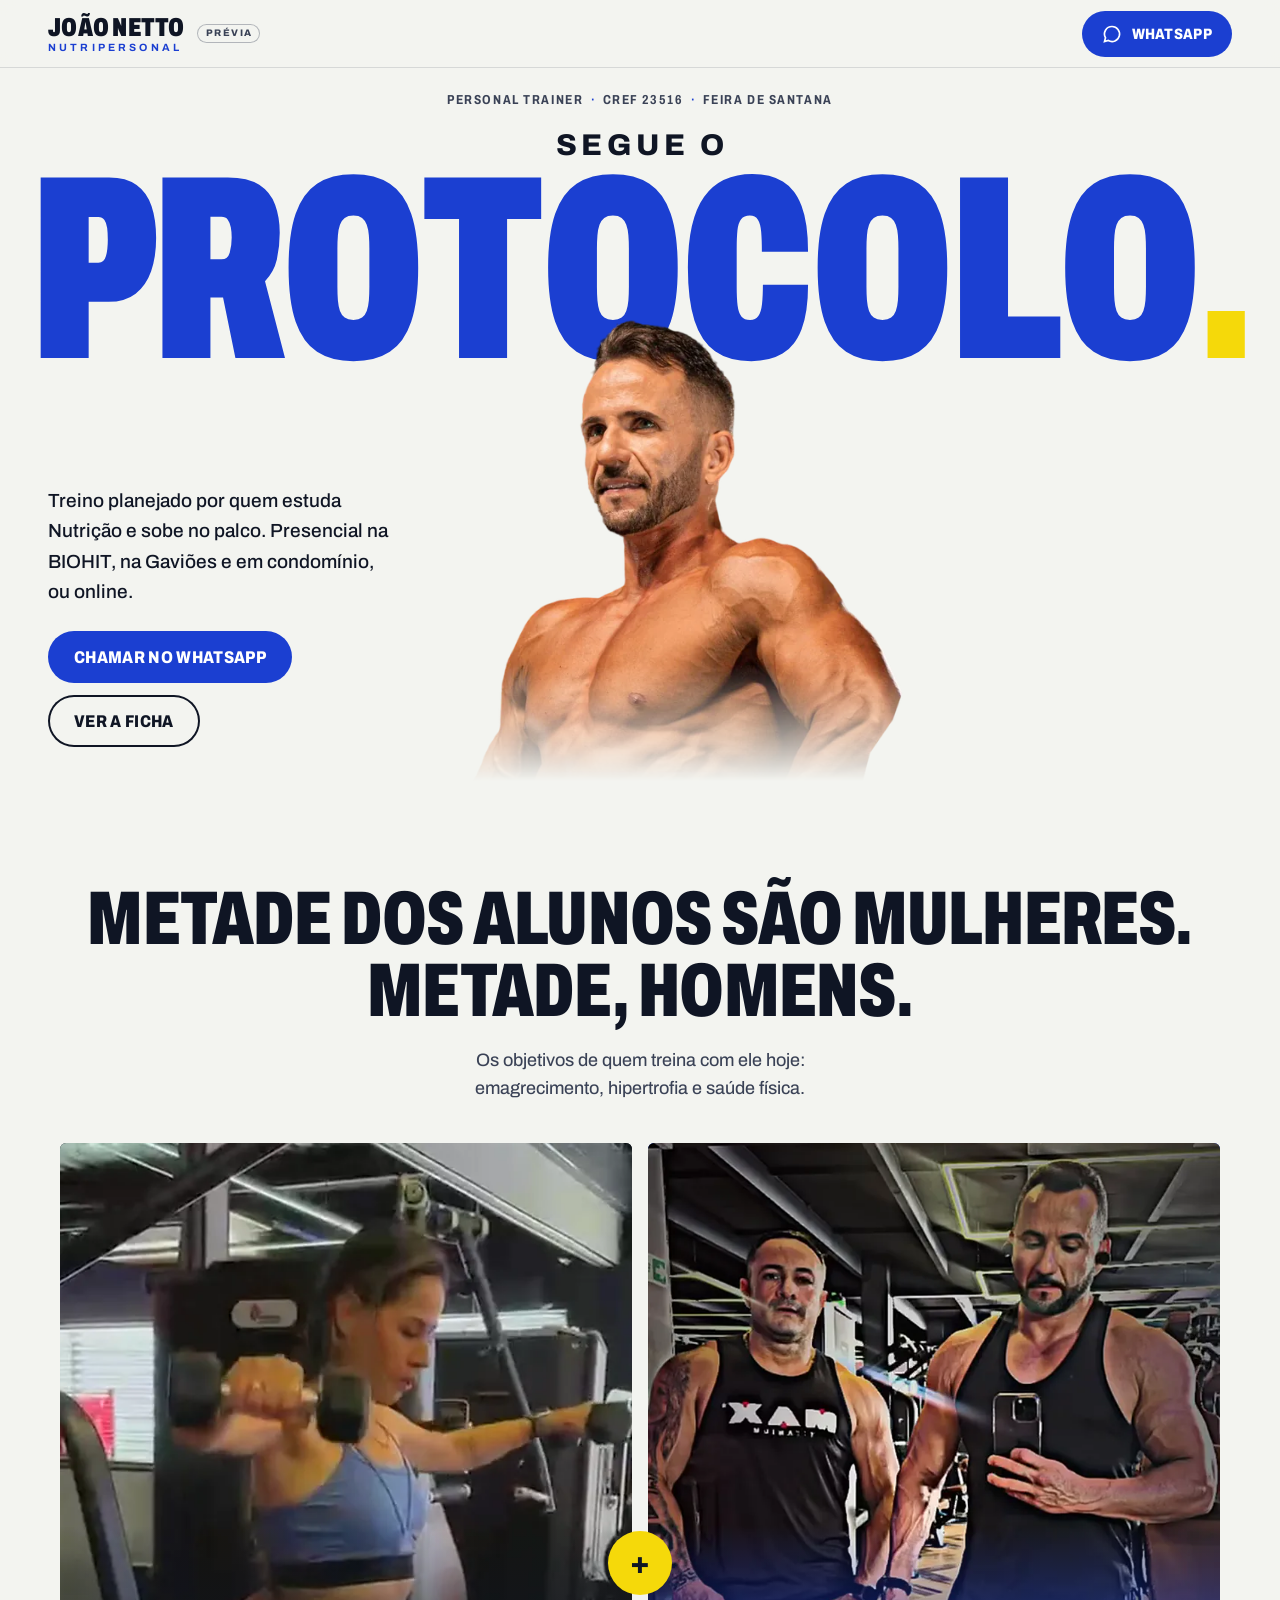
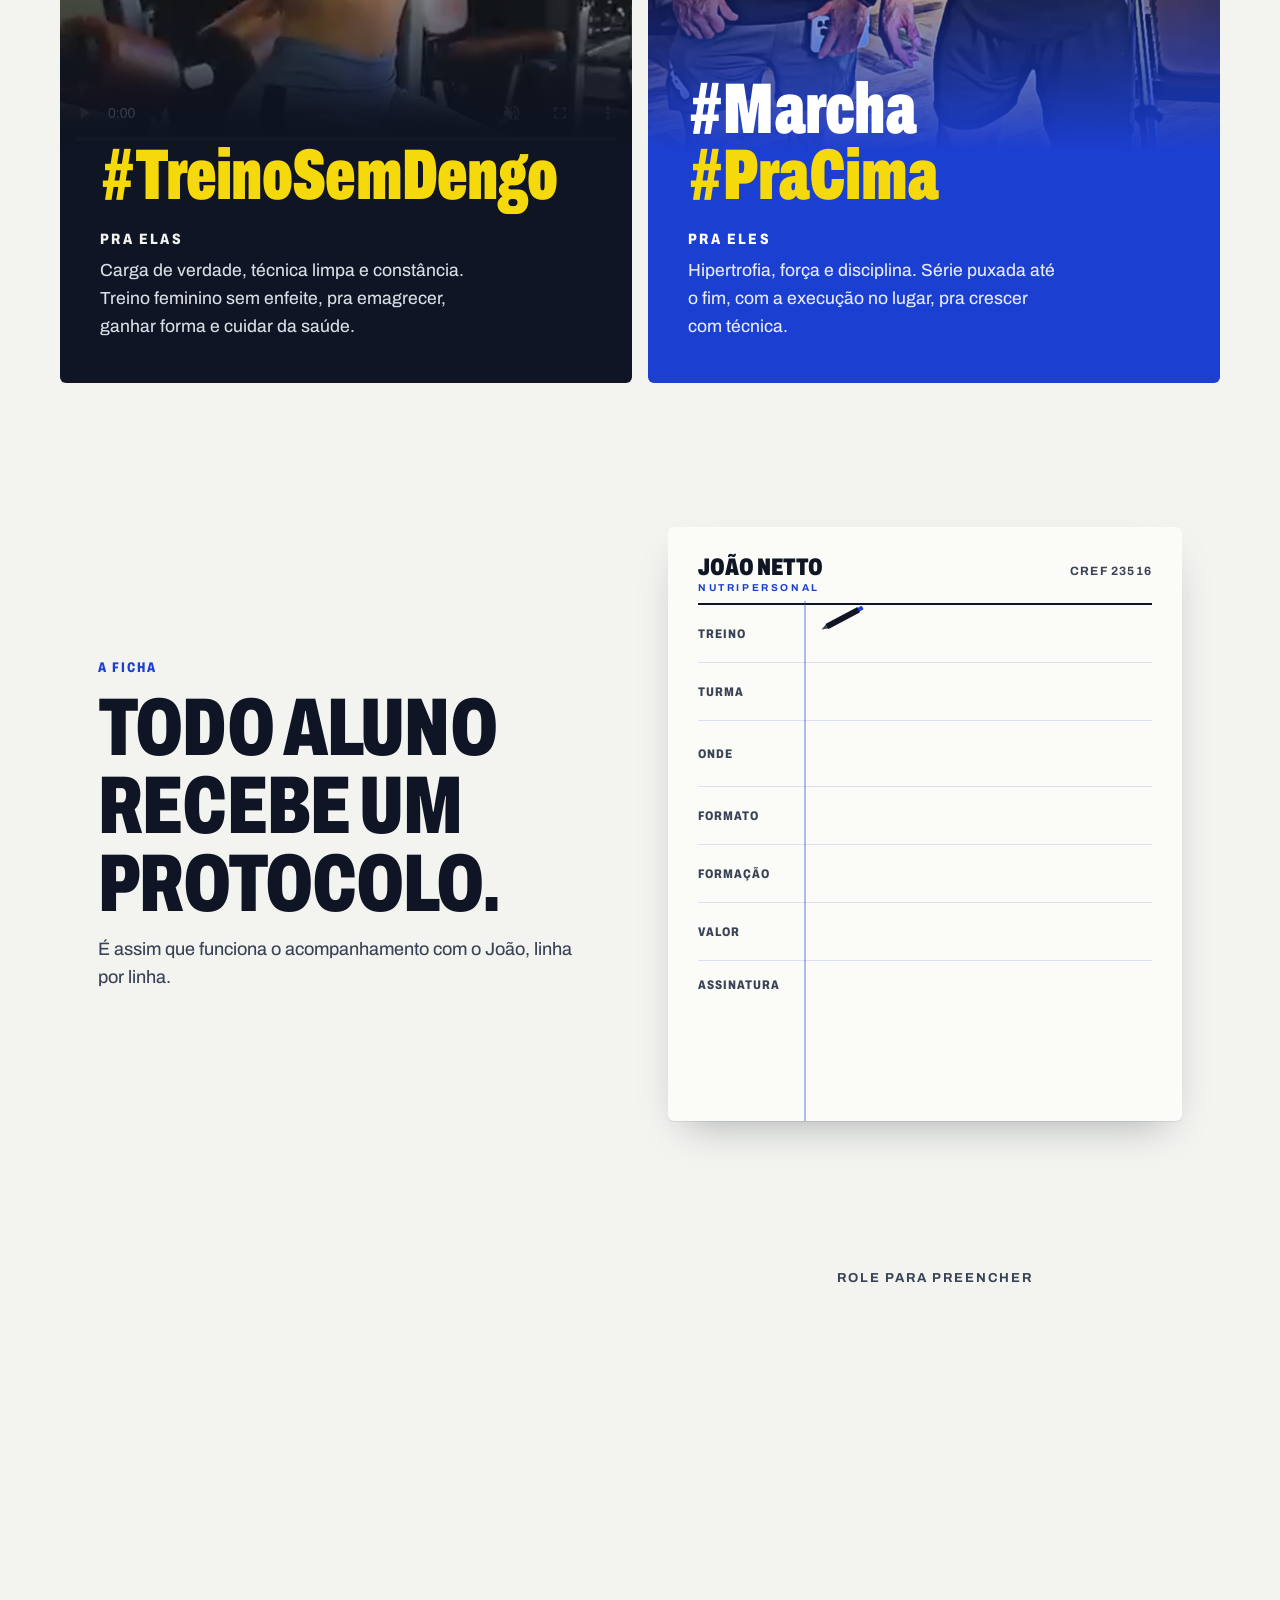
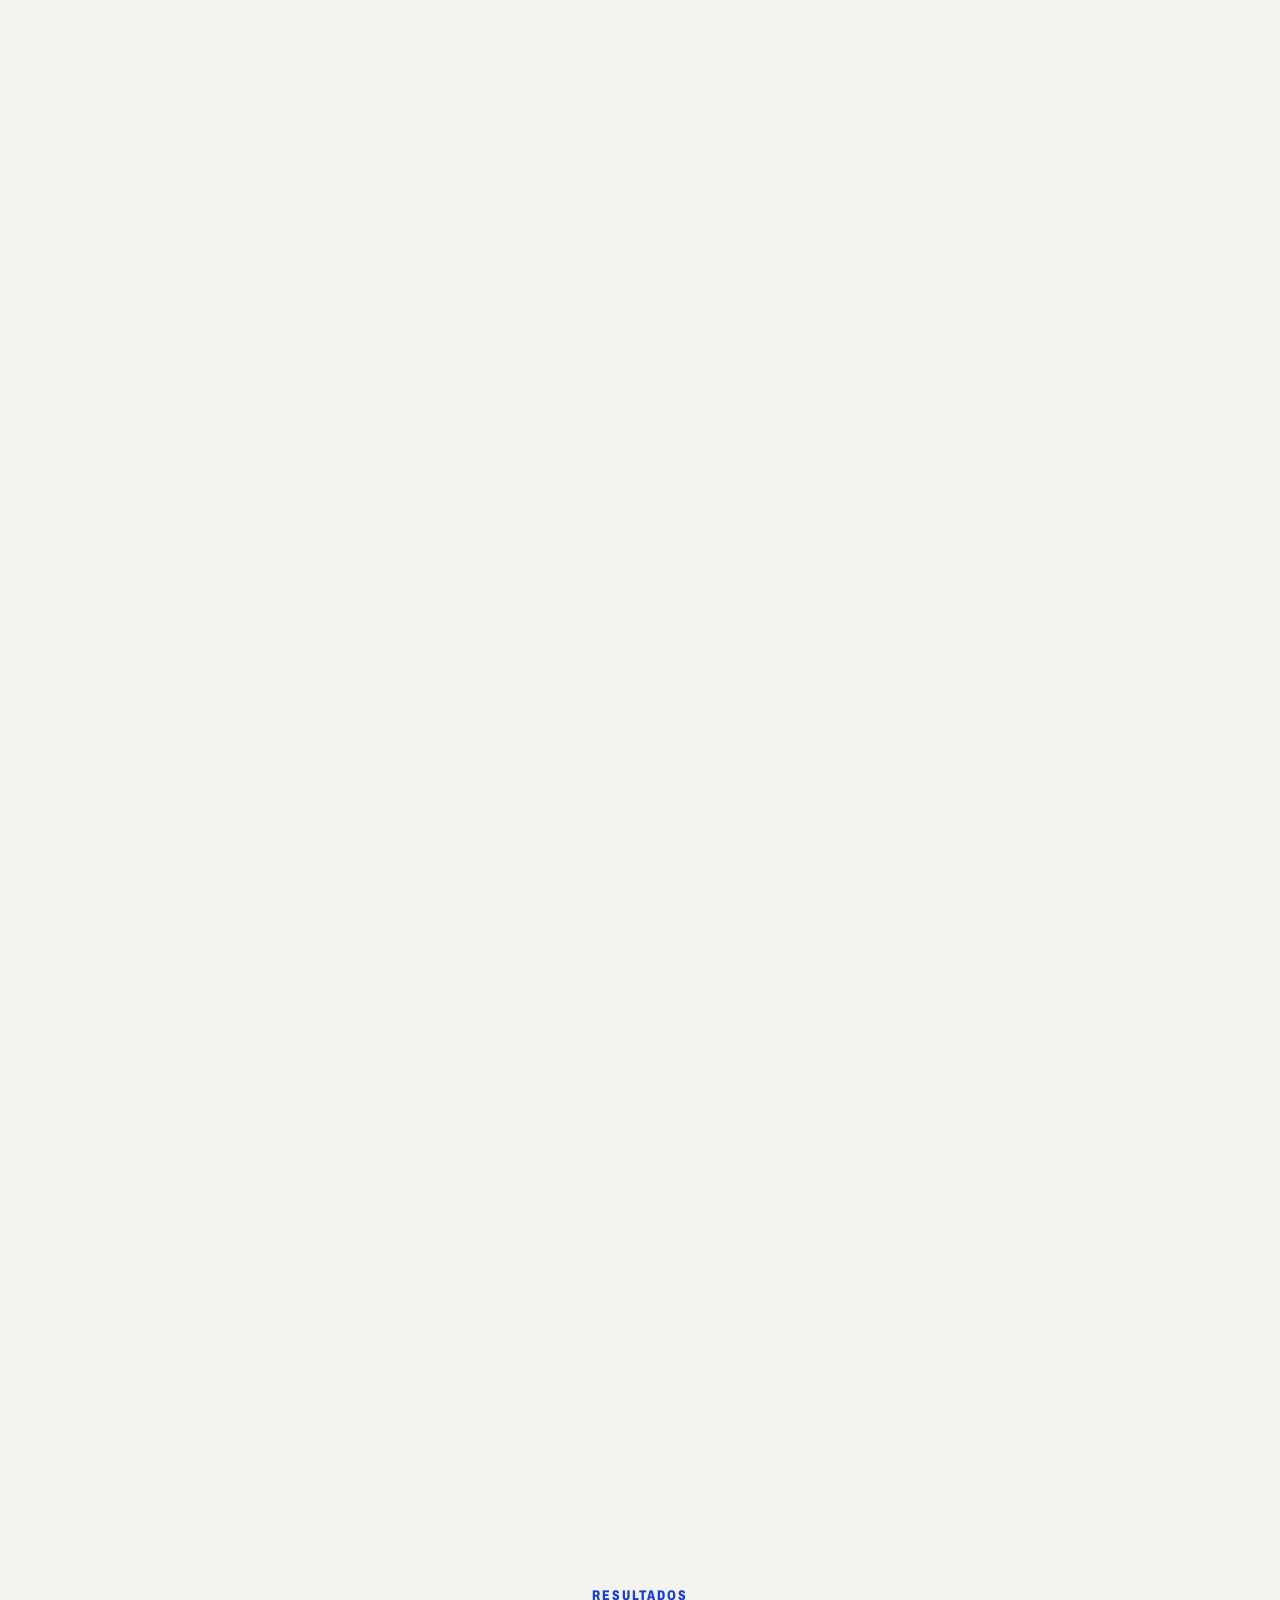
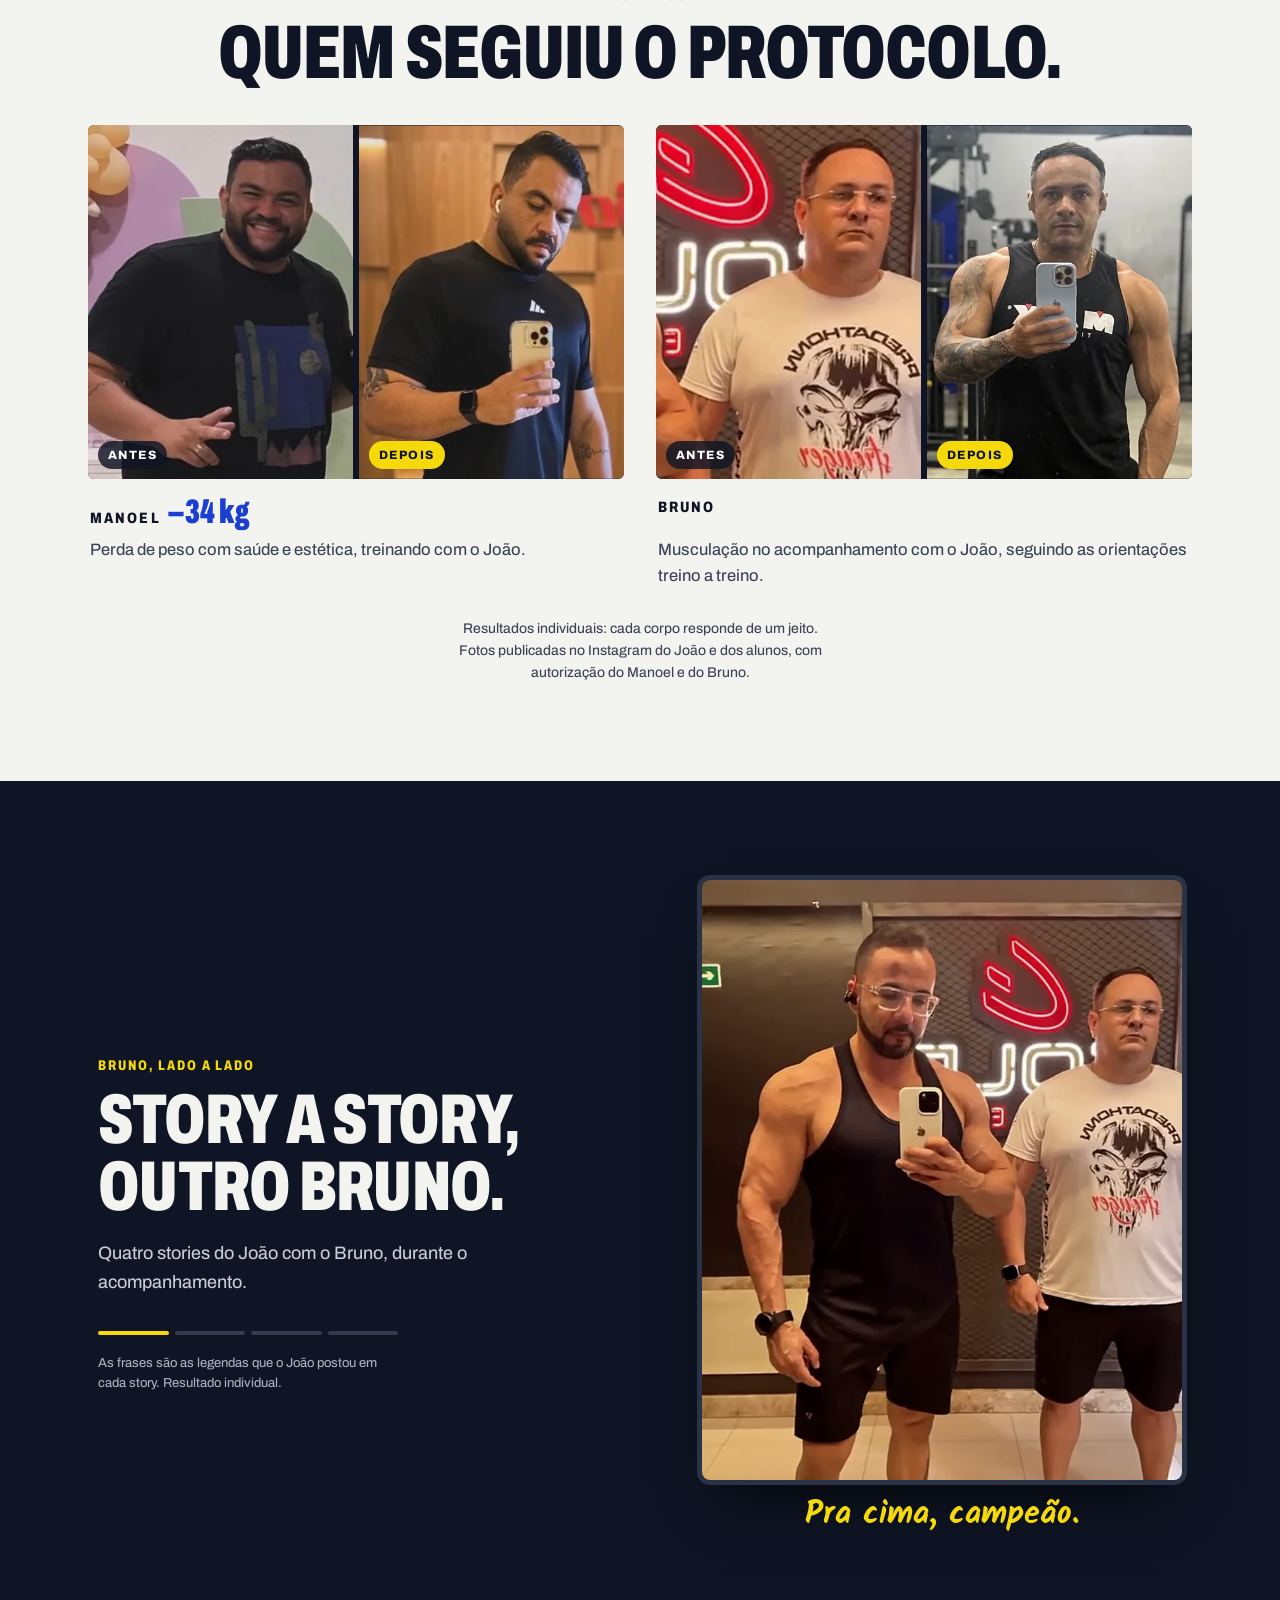
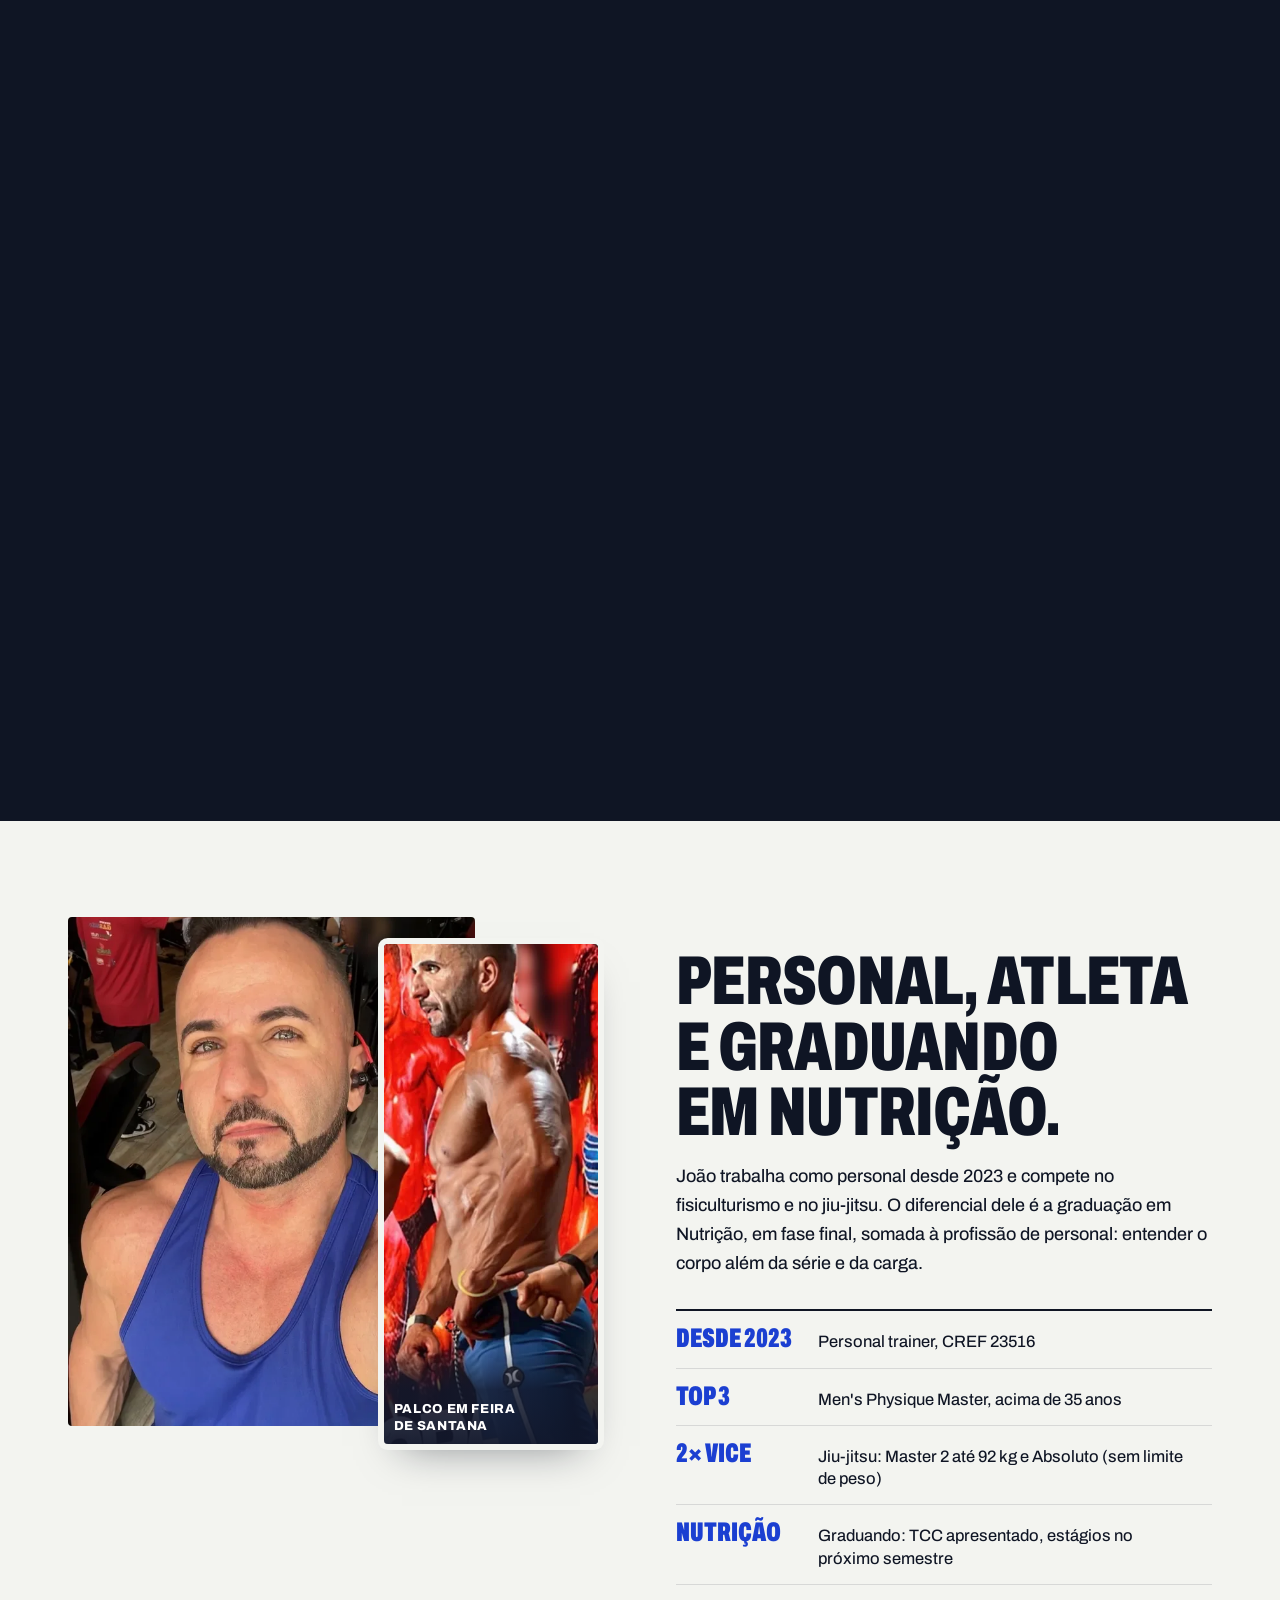
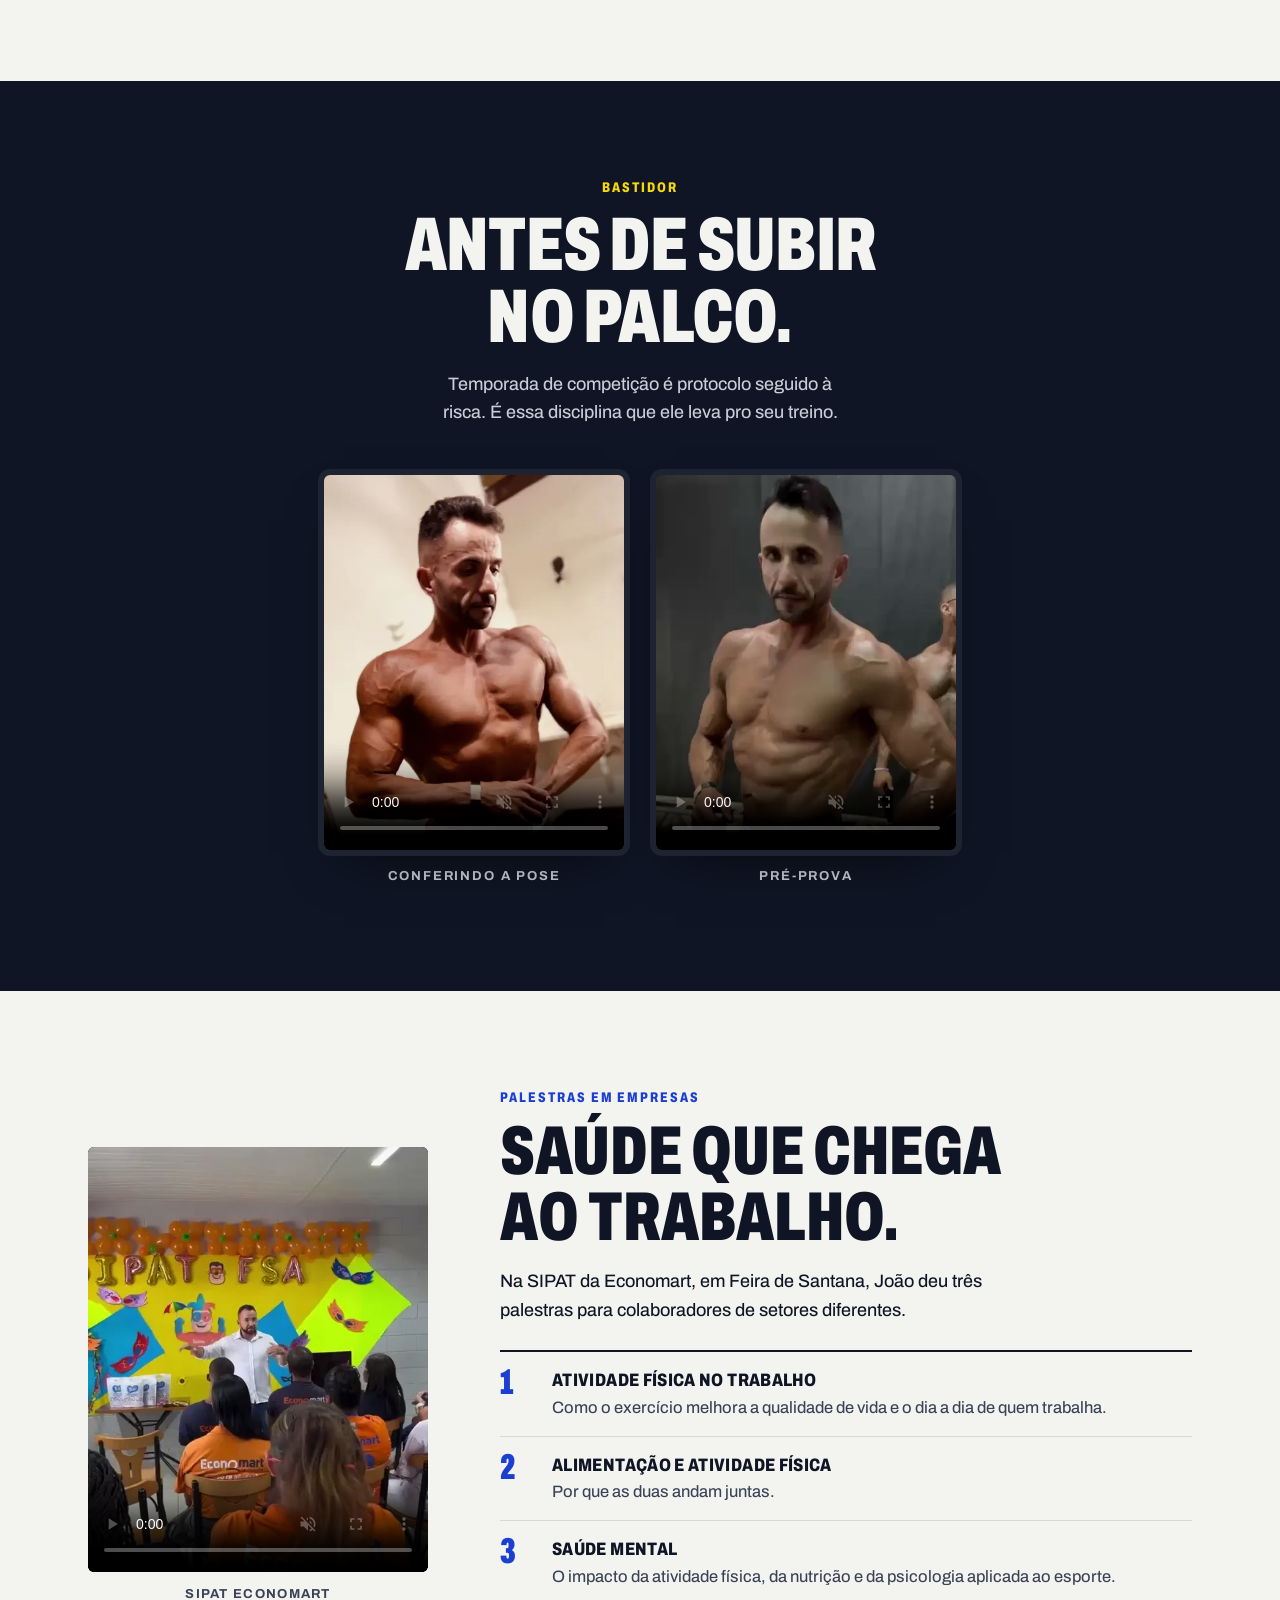
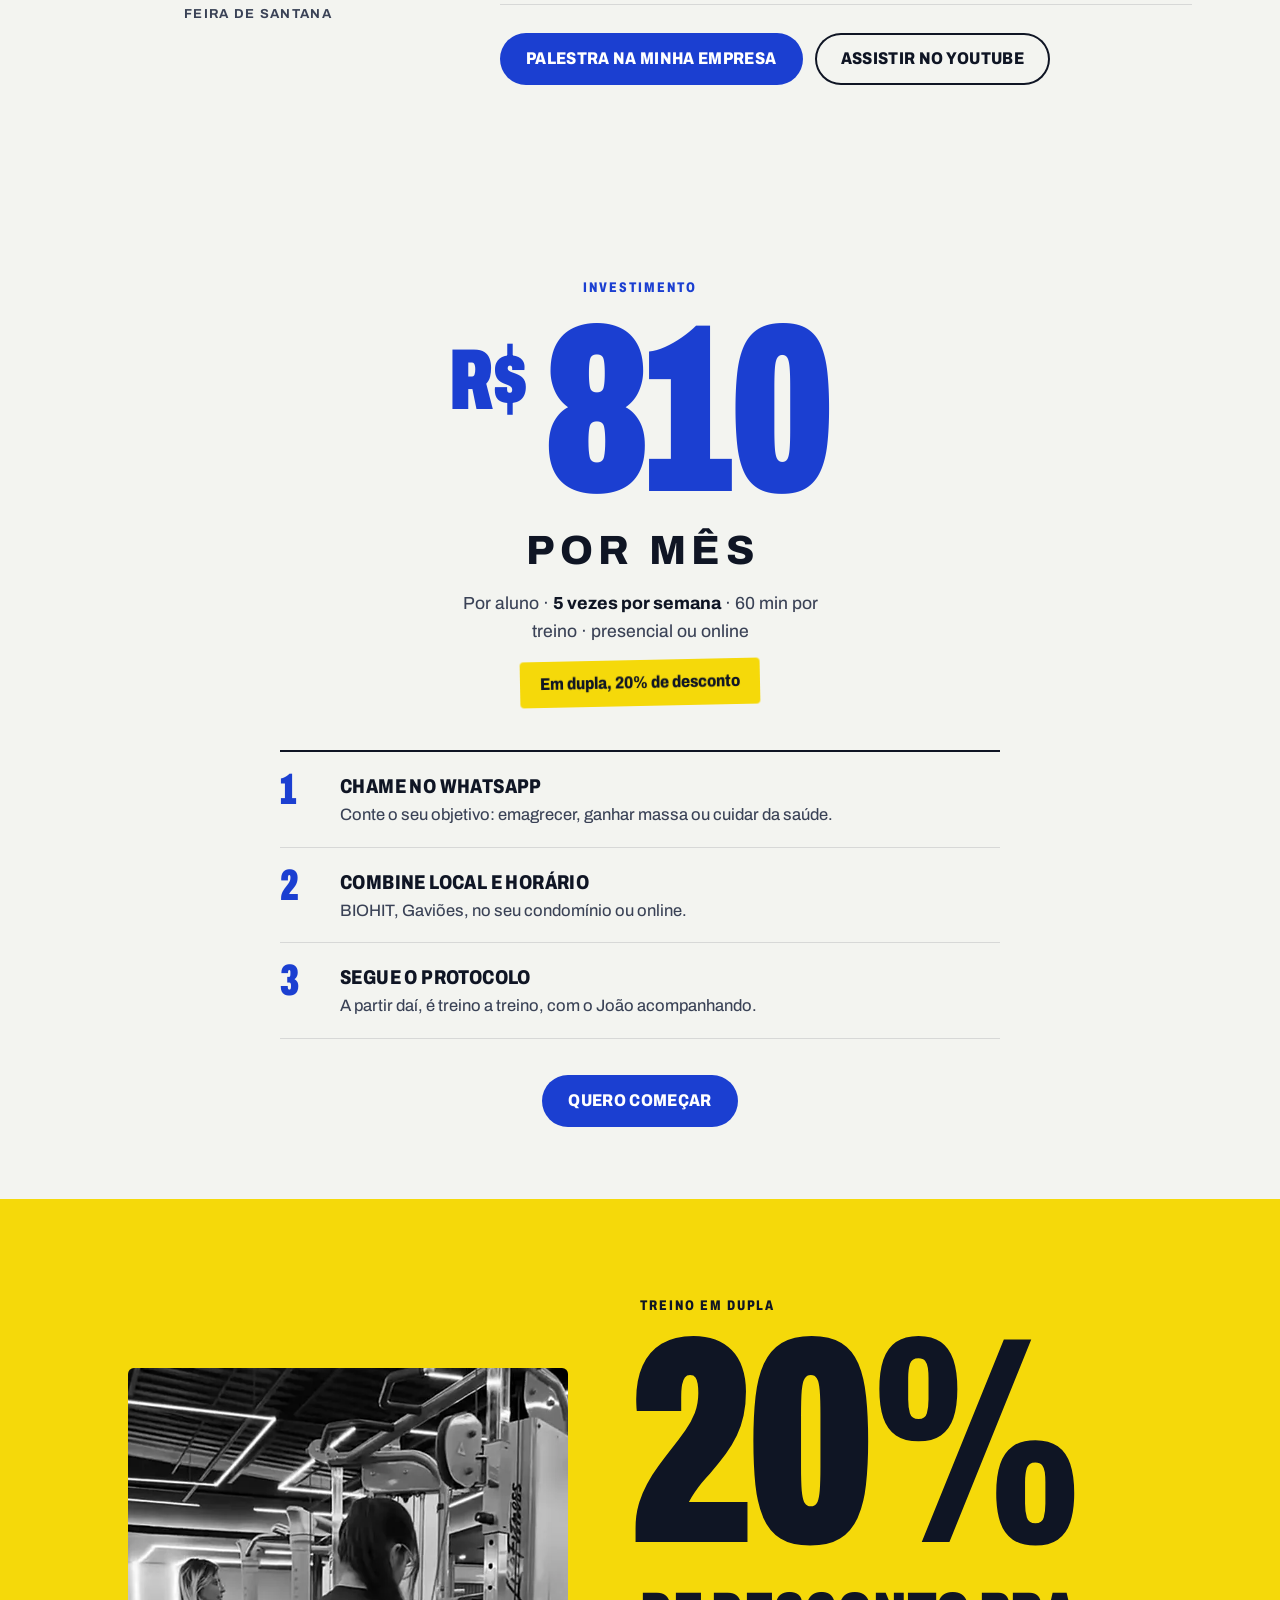
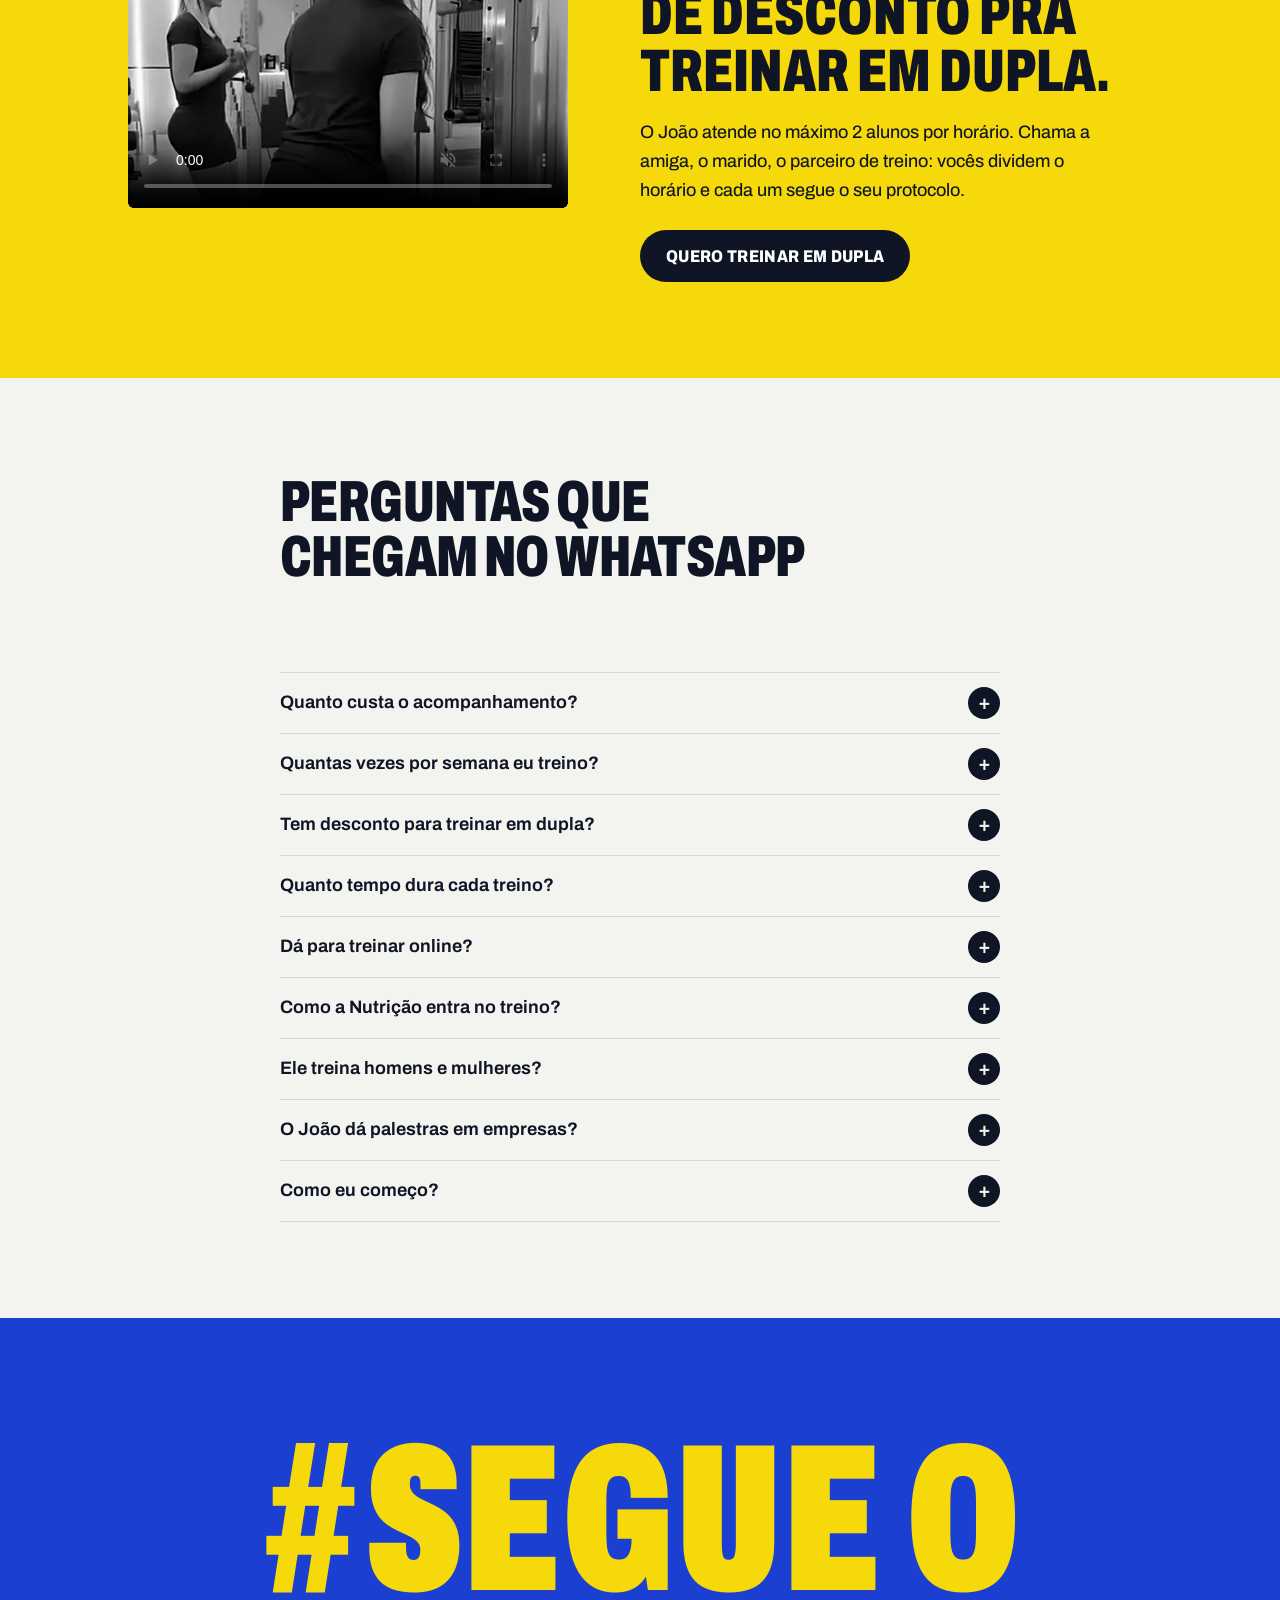
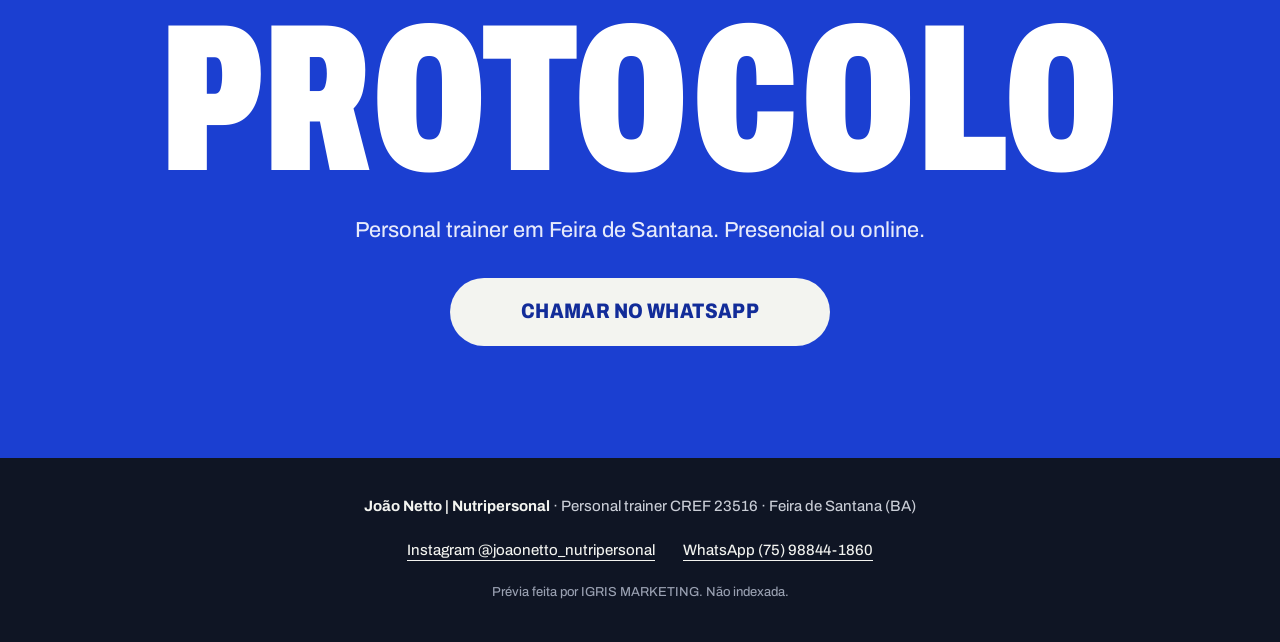
<file: joao-netto/index.html>
<!DOCTYPE html>
<html lang="pt-BR">
<head>
<meta charset="UTF-8" />
<meta name="viewport" content="width=device-width, initial-scale=1, viewport-fit=cover" />
<meta name="robots" content="noindex, nofollow" />
<title>João Netto | Personal Trainer em Feira de Santana · Nutripersonal</title>
<meta name="description" content="Personal trainer em Feira de Santana (CREF 23516), graduando em Nutrição. Acompanhamento de 60 minutos, 5 vezes por semana, presencial na BIOHIT, na Gaviões e em condomínio, ou online. R$ 810 por mês, por aluno; em dupla, 20% de desconto. #SegueOProtocolo" />
<link rel="canonical" href="https://igorjow-code.github.io/igris-marketing-previews/joao-netto/" />
<meta name="theme-color" content="#F3F4F0" />
<meta name="color-scheme" content="light" />
<meta property="og:type" content="website" />
<meta property="og:locale" content="pt_BR" />
<meta property="og:title" content="João Netto | Nutripersonal · Segue o protocolo" />
<meta property="og:description" content="Personal trainer em Feira de Santana, graduando em Nutrição. Presencial ou online. R$ 810 por mês." />
<meta property="og:url" content="https://igorjow-code.github.io/igris-marketing-previews/joao-netto/" />
<meta property="og:image" content="https://igorjow-code.github.io/igris-marketing-previews/joao-netto/img/og.jpg" />
<meta name="twitter:card" content="summary_large_image" />
<link rel="icon" href="img/favicon.svg" type="image/svg+xml" />
<link rel="preconnect" href="https://fonts.googleapis.com" />
<link rel="preconnect" href="https://fonts.gstatic.com" crossorigin />
<link href="https://fonts.googleapis.com/css2?family=Archivo:wdth,wght@62..125,400..900&family=Kalam:wght@700&display=swap" rel="stylesheet" />
<link rel="preload" as="image" href="img/joao-recorte-640.webp" media="(max-width: 899px)" />
<link rel="preload" as="image" href="img/joao-recorte-1000.webp" media="(min-width: 900px)" />
<link rel="stylesheet" href="styles.css" />
<script>document.documentElement.classList.add('js');</script>
<script type="application/ld+json">
{
  "@context": "https://schema.org",
  "@graph": [
    {
      "@type": "ProfessionalService",
      "@id": "https://igorjow-code.github.io/igris-marketing-previews/joao-netto/#negocio",
      "name": "João Netto | Nutripersonal",
      "description": "Personal trainer em Feira de Santana (BA), graduando em Nutrição. Acompanhamento de 60 minutos, 5 vezes por semana, no máximo 2 alunos por horário, presencial nas academias BIOHIT e Gaviões, em condomínio, ou online.",
      "url": "https://igorjow-code.github.io/igris-marketing-previews/joao-netto/",
      "image": "https://igorjow-code.github.io/igris-marketing-previews/joao-netto/img/og.jpg",
      "telephone": "+55 75 98844-1860",
      "priceRange": "R$ 810 por mês",
      "address": { "@type": "PostalAddress", "addressLocality": "Feira de Santana", "addressRegion": "BA", "addressCountry": "BR" },
      "areaServed": [ { "@type": "City", "name": "Feira de Santana" }, { "@type": "Place", "name": "Online" } ],
      "founder": { "@id": "https://igorjow-code.github.io/igris-marketing-previews/joao-netto/#joao" },
      "sameAs": ["https://www.instagram.com/joaonetto_nutripersonal/"]
    },
    {
      "@type": "Person",
      "@id": "https://igorjow-code.github.io/igris-marketing-previews/joao-netto/#joao",
      "name": "João Netto",
      "jobTitle": "Personal trainer (CREF 23516)",
      "description": "Personal trainer desde 2023, graduando em Nutrição. Top 3 no Men's Physique Master acima de 35 anos. Jiu-jitsu: 2º lugar Master 2 até 92 kg e 2º lugar no Absoluto.",
      "knowsAbout": ["musculação", "emagrecimento", "hipertrofia", "saúde física", "fisiculturismo", "jiu-jitsu", "atividade física no trabalho", "saúde mental"],
      "sameAs": ["https://www.instagram.com/joaonetto_nutripersonal/", "https://www.youtube.com/@joaonetto.nutripersonal"]
    },
    {
      "@type": "Service",
      "name": "Acompanhamento de personal trainer",
      "provider": { "@id": "https://igorjow-code.github.io/igris-marketing-previews/joao-netto/#negocio" },
      "areaServed": "Feira de Santana (BA) e online",
      "offers": { "@type": "Offer", "price": "810", "priceCurrency": "BRL", "description": "Por mês, por aluno, 5 vezes por semana, sessões de 60 minutos. Em dupla, 20% de desconto." }
    },
    {
      "@type": "WebSite",
      "@id": "https://igorjow-code.github.io/igris-marketing-previews/joao-netto/#site",
      "url": "https://igorjow-code.github.io/igris-marketing-previews/joao-netto/",
      "name": "João Netto | Nutripersonal",
      "inLanguage": "pt-BR"
    },
    {
      "@type": "WebPage",
      "url": "https://igorjow-code.github.io/igris-marketing-previews/joao-netto/",
      "name": "João Netto | Personal Trainer em Feira de Santana",
      "isPartOf": { "@id": "https://igorjow-code.github.io/igris-marketing-previews/joao-netto/#site" },
      "about": { "@id": "https://igorjow-code.github.io/igris-marketing-previews/joao-netto/#negocio" }
    },
    {
      "@type": "FAQPage",
      "mainEntity": [
        { "@type": "Question", "name": "Onde o João Netto atende em Feira de Santana?", "acceptedAnswer": { "@type": "Answer", "text": "Presencial nas academias BIOHIT e Gaviões e em condomínio. Também atende online." } },
        { "@type": "Question", "name": "Quanto custa o acompanhamento?", "acceptedAnswer": { "@type": "Answer", "text": "R$ 810 por mês, por aluno, com treino 5 vezes por semana. Em dupla, 20% de desconto." } },
        { "@type": "Question", "name": "Quantas vezes por semana eu treino?", "acceptedAnswer": { "@type": "Answer", "text": "5 vezes por semana, 60 minutos por treino." } },
        { "@type": "Question", "name": "Tem desconto para treinar em dupla?", "acceptedAnswer": { "@type": "Answer", "text": "Sim. Em dupla, o desconto é de 20%. São no máximo 2 alunos por horário e cada um segue o seu protocolo." } },
        { "@type": "Question", "name": "Quanto tempo dura cada treino?", "acceptedAnswer": { "@type": "Answer", "text": "60 minutos de acompanhamento, com no máximo 2 alunos por horário." } },
        { "@type": "Question", "name": "Dá para treinar online?", "acceptedAnswer": { "@type": "Answer", "text": "Sim. O acompanhamento é presencial ou online." } },
        { "@type": "Question", "name": "Como a Nutrição entra no treino?", "acceptedAnswer": { "@type": "Answer", "text": "João é graduando em Nutrição: já apresentou o TCC e conclui os estágios no próximo semestre. A formação é a base de conhecimento por trás do treino; o acompanhamento é de personal trainer, registrado no CREF 23516." } },
        { "@type": "Question", "name": "Ele treina homens e mulheres?", "acceptedAnswer": { "@type": "Answer", "text": "Sim. Hoje os alunos são metade homens e metade mulheres, com objetivos de emagrecimento, hipertrofia e saúde física." } },
        { "@type": "Question", "name": "O João dá palestras em empresas?", "acceptedAnswer": { "@type": "Answer", "text": "Sim. Na SIPAT da Economart, em Feira de Santana, ele deu três palestras: atividade física no trabalho, alimentação e atividade física, e saúde mental." } },
        { "@type": "Question", "name": "Como eu começo?", "acceptedAnswer": { "@type": "Answer", "text": "Chame no WhatsApp (75) 98844-1860, conte o seu objetivo e combine local e horário." } }
      ]
    }
  ]
}
</script>
</head>
<body>
<a class="pular" href="#conteudo">Pular para o conteúdo</a>

<header class="topo">
  <a class="marca" href="#topo" aria-label="João Netto Nutripersonal, início">
    <span class="marca-nome">João Netto</span>
    <span class="marca-sub">Nutripersonal</span>
  </a>
  <span class="selo-previa" title="Prévia do site, ainda não publicada no domínio">Prévia</span>
  <a class="btn btn-topo" href="https://wa.me/5575988441860?text=Oi%2C%20Jo%C3%A3o!%20Vi%20seu%20site%20e%20quero%20saber%20do%20acompanhamento." target="_blank" rel="noopener">
    <svg aria-hidden="true" viewBox="0 0 24 24"><path d="M12 3a9 9 0 0 0-7.8 13.5L3 21l4.6-1.2A9 9 0 1 0 12 3Z" /></svg>
    <span>WhatsApp</span>
  </a>
</header>

<main id="conteudo">

  <!-- 1. CAPA -->
  <section class="hero" id="topo" aria-labelledby="h1">
    <p class="hero-tag">Personal <span class="so-desk">trainer</span> <i aria-hidden="true">·</i> CREF 23516 <i aria-hidden="true">·</i> Feira de Santana</p>
    <div class="capa">
      <h1 id="h1" class="capa-titulo">
        <span class="l1">Segue o</span>
        <span class="l2" aria-label="protocolo."><span aria-hidden="true">P</span><span aria-hidden="true">R</span><span aria-hidden="true">O</span><span aria-hidden="true">T</span><span aria-hidden="true">O</span><span aria-hidden="true">C</span><span aria-hidden="true">O</span><span aria-hidden="true">L</span><span aria-hidden="true">O</span><span aria-hidden="true" class="ponto">.</span></span>
      </h1>
      <picture>
        <source media="(min-width: 900px)" srcset="img/joao-recorte-1000.webp" />
        <img class="capa-foto" src="img/joao-recorte-640.webp" width="640" height="719" alt="João Netto no palco do Men's Physique, sorrindo, em pose de competição" fetchpriority="high" />
      </picture>
    </div>
    <div class="hero-base">
      <p class="hero-sub">Treino planejado por quem estuda Nutrição e sobe no palco. Presencial na BIOHIT, na Gaviões e em condomínio, ou online.</p>
      <div class="hero-acoes">
        <a class="btn btn-cheio" href="https://wa.me/5575988441860?text=Oi%2C%20Jo%C3%A3o!%20Vi%20seu%20site%20e%20quero%20saber%20do%20acompanhamento." target="_blank" rel="noopener">Chamar no WhatsApp</a>
        <a class="btn btn-linha" href="#ficha">Ver a ficha</a>
      </div>
    </div>
  </section>

  <!-- 2. DOIS LADOS -->
  <section class="lados" aria-labelledby="h-lados">
    <h2 id="h-lados" class="titulo-secao" data-r>Metade dos alunos são mulheres.<br /> Metade, homens.</h2>
    <p class="lados-intro" data-r>Os objetivos de quem treina com ele hoje: emagrecimento, hipertrofia e saúde física.</p>
    <div class="lados-par">
      <article class="lado lado-a" data-r>
        <div class="lado-midia"><video class="vid" src="vid/aluna-halter.mp4" poster="vid/aluna-halter.webp" width="640" height="694" muted playsinline loop preload="none" aria-label="Aluna do João fazendo elevação lateral com halteres na academia"></video></div>
        <div class="lado-txt">
        <p class="lado-tag">#TreinoSemDengo</p>
        <h3>Pra elas</h3>
        <p>Carga de verdade, técnica limpa e constância. Treino feminino sem enfeite, pra emagrecer, ganhar forma e cuidar da saúde.</p>
        </div>
      </article>
      <span class="lados-x" aria-hidden="true">+</span>
      <article class="lado lado-b" data-r>
        <div class="lado-midia"><img src="img/dupla-homens.webp" width="760" height="836" loading="lazy" alt="Bruno e João Netto lado a lado no espelho da academia" /></div>
        <div class="lado-txt">
        <p class="lado-tag"><span>#Marcha</span> <span class="tag2">#PraCima</span></p>
        <h3>Pra eles</h3>
        <p>Hipertrofia, força e disciplina. Série puxada até o fim, com a execução no lugar, pra crescer com técnica.</p>
        </div>
      </article>
    </div>
  </section>

  <!-- 3. A FICHA (assinatura) -->
  <section class="ficha-sec" id="ficha" aria-labelledby="h-ficha">
    <div class="ficha-palco">
      <div class="ficha-texto">
        <p class="olho">A ficha</p>
        <h2 id="h-ficha">Todo aluno recebe um protocolo.</h2>
        <p class="ficha-lead">É assim que funciona o acompanhamento com o João, linha por linha.</p>
      </div>
      <div class="ficha" role="group" aria-label="Ficha do acompanhamento">
        <div class="ficha-topo">
          <span class="ficha-marca">João Netto <em>Nutripersonal</em></span>
          <span class="ficha-cref">CREF 23516</span>
        </div>
        <ol class="ficha-linhas">
          <li class="fl"><span class="fl-rot">Treino</span><span class="fl-val"><b class="mao">5×/semana · 60 min</b></span></li>
          <li class="fl"><span class="fl-rot">Turma</span><span class="fl-val"><b class="mao">no máximo 2 alunos</b></span></li>
          <li class="fl fl-2"><span class="fl-rot">Onde</span><span class="fl-val"><b class="mao">BIOHIT · Gaviões</b><small class="mao">ou no seu condomínio</small></span></li>
          <li class="fl"><span class="fl-rot">Formato</span><span class="fl-val"><b class="mao">presencial · online</b></span></li>
          <li class="fl"><span class="fl-rot">Formação</span><span class="fl-val"><b class="mao">graduando em Nutrição</b></span></li>
          <li class="fl"><span class="fl-rot">Valor</span><span class="fl-val"><b class="mao">R$ 810 por mês</b></span></li>
        </ol>
        <p class="ficha-assina"><span>Assinatura</span></p>
        <div class="carimbo" aria-label="Carimbo: segue o protocolo"><span>Segue o</span><b>Protocolo</b></div>
        <svg class="caneta" aria-hidden="true" viewBox="0 0 120 24"><rect x="18" y="5" width="88" height="14" rx="3" /><rect x="104" y="7" width="12" height="10" rx="2" class="tampa" /><path d="M18 7 L4 12 L18 17 Z" class="ponta" /></svg>
      </div>
      <p class="ficha-dica" aria-hidden="true">Role para preencher</p>
      <a class="btn btn-cheio ficha-cta" href="https://wa.me/5575988441860?text=Oi%2C%20Jo%C3%A3o!%20Vi%20seu%20site%20e%20quero%20a%20minha%20ficha." target="_blank" rel="noopener">Quero a minha ficha</a>
    </div>
  </section>

  <!-- 3b. RESULTADOS (alunos autorizados) -->
  <section class="result" aria-labelledby="h-result">
    <div class="result-cab">
      <p class="olho" data-r>Resultados</p>
      <h2 id="h-result" class="titulo-secao" data-r>Quem seguiu o protocolo.</h2>
    </div>
    <div class="result-par">
      <figure class="caso" data-r>
        <div class="caso-fotos">
          <div class="caso-ft"><img src="img/manoel-antes.webp" width="358" height="894" loading="lazy" alt="Manoel antes do acompanhamento, de camiseta preta" /><span>Antes</span></div>
          <div class="caso-ft caso-dep"><img src="img/manoel-depois.webp" width="358" height="894" loading="lazy" alt="Manoel depois, mais magro, fazendo selfie no espelho" /><span>Depois</span></div>
        </div>
        <figcaption><b>Manoel <em>−34&nbsp;kg</em></b><span>Perda de peso com saúde e estética, treinando com o João.</span></figcaption>
      </figure>
      <figure class="caso" data-r>
        <div class="caso-fotos">
          <div class="caso-ft"><img src="img/bruno-antes.webp" width="417" height="557" loading="lazy" alt="Bruno antes, de óculos e camiseta branca" /><span>Antes</span></div>
          <div class="caso-ft caso-dep"><img src="img/bruno-depois.webp" width="417" height="556" loading="lazy" alt="Bruno depois, de regata preta, com braços definidos, fazendo selfie no espelho" /><span>Depois</span></div>
        </div>
        <figcaption><b>Bruno</b><span>Musculação no acompanhamento com o João, seguindo as orientações treino a treino.</span></figcaption>
      </figure>
    </div>
    <p class="result-nota" data-r>Resultados individuais: cada corpo responde de um jeito. Fotos publicadas no Instagram do João e dos alunos, com autorização do Manoel e do Bruno.</p>
  </section>

  <!-- 3c. ESPELHO: story a story, outro Bruno (palco de rolagem) -->
  <section class="espelho" id="bruno" aria-labelledby="h-esp">
    <div class="esp-palco">
      <div class="esp-texto">
        <p class="olho">Bruno, lado a lado</p>
        <h2 id="h-esp">Story&nbsp;a&nbsp;story, outro&nbsp;Bruno.</h2>
        <p class="esp-lead">Quatro stories do João com o Bruno, durante o acompanhamento.</p>
      </div>
      <ol class="esp-quadro">
        <li class="esp-f"><img src="img/espelho-1.webp" width="640" height="800" loading="lazy" alt="João e Bruno no espelho da academia; Bruno de camiseta branca" /><p class="mao">Pra cima, campeão.</p></li>
        <li class="esp-f"><img src="img/espelho-2.webp" width="640" height="800" loading="lazy" alt="João e Bruno de regata preta no espelho; Bruno já mais seco" /><p class="mao">Marcha…</p></li>
        <li class="esp-f"><img src="img/espelho-3.webp" width="640" height="800" loading="lazy" alt="João de regata azul e Bruno de regata cinza no espelho do elevador" /><p class="mao">#segueoprotocolo</p></li>
        <li class="esp-f"><img src="img/espelho-4.webp" width="640" height="800" loading="lazy" alt="João de regata amarela e Bruno de regata preta no elevador; Bruno com braços e ombros definidos" /><p class="mao">Melhor que ontem…</p></li>
      </ol>
      <div class="esp-barra" aria-hidden="true"><i></i><i></i><i></i><i></i></div>
      <p class="esp-nota">As frases são as legendas que o João postou em cada story. Resultado individual.</p>
    </div>
  </section>

  <!-- 4. QUEM É -->
  <section class="quem" aria-labelledby="h-quem">
    <div class="quem-fotos">
      <figure class="qf qf-1" data-r>
        <img src="img/joao-academia-azul-640.webp" width="640" height="1138" loading="lazy" alt="João Netto de regata azul na academia, olhando para a câmera" />
      </figure>
      <figure class="qf qf-2" data-r>
        <img src="img/joao-copa-420.webp" width="330" height="1100" loading="lazy" alt="João Netto de sunga azul no palco da Copa de Fisiculturismo em Feira de Santana" />
        <figcaption>Palco em Feira de Santana</figcaption>
      </figure>
    </div>
    <div class="quem-texto">
      <p class="olho" data-r>Quem é</p>
      <h2 id="h-quem" data-r>Personal, atleta e graduando em Nutrição.</h2>
      <p data-r>João trabalha como personal desde 2023 e compete no fisiculturismo e no jiu-jitsu. O diferencial dele é a graduação em Nutrição, em fase final, somada à profissão de personal: entender o corpo além da série e da carga.</p>
      <dl class="medalhas">
        <div data-r><dt>Desde 2023</dt><dd>Personal trainer, CREF 23516</dd></div>
        <div data-r><dt>Top 3</dt><dd>Men's Physique Master, acima de 35 anos</dd></div>
        <div data-r><dt>2× vice</dt><dd>Jiu-jitsu: Master 2 até 92 kg e Absoluto (sem limite de peso)</dd></div>
        <div data-r><dt>Nutrição</dt><dd>Graduando: TCC apresentado, estágios no próximo semestre</dd></div>
      </dl>
    </div>
  </section>

  <!-- 5. BASTIDOR -->
  <section class="bastidor" aria-labelledby="h-bast">
    <div class="bastidor-cab">
      <p class="olho" data-r>Bastidor</p>
      <h2 id="h-bast" class="titulo-secao" data-r>Antes de subir no palco.</h2>
      <p class="bastidor-lead" data-r>Temporada de competição é protocolo seguido à risca. É essa disciplina que ele leva pro seu treino.</p>
    </div>
    <div class="rolo">
      <figure class="cel" data-r>
        <video class="vid" src="vid/bastidor-06.mp4" poster="vid/bastidor-06.webp" width="464" height="832" muted playsinline loop preload="none" aria-label="João posando no bastidor antes de subir ao palco"></video>
        <figcaption>Conferindo a pose</figcaption>
      </figure>
      <figure class="cel" data-r>
        <video class="vid" src="vid/bastidor-01.mp4" poster="vid/bastidor-01.webp" width="464" height="832" muted playsinline loop preload="none" aria-label="João no bastidor, de calção amarelo, conferindo a forma"></video>
        <figcaption>Pré-prova</figcaption>
      </figure>
    </div>
  </section>

  <!-- 5b. PALESTRAS -->
  <section class="palestras" aria-labelledby="h-pal">
    <figure class="pal-midia" data-r>
      <video class="vid" src="vid/palestra.mp4" poster="vid/palestra.webp" width="464" height="824" muted playsinline loop preload="none" aria-label="João dando palestra para colaboradores da Economart, diante do painel da SIPAT"></video>
      <figcaption>SIPAT Economart<br>Feira&nbsp;de&nbsp;Santana</figcaption>
    </figure>
    <div class="pal-texto">
      <p class="olho" data-r>Palestras em empresas</p>
      <h2 id="h-pal" data-r>Saúde que chega ao trabalho.</h2>
      <p data-r>Na SIPAT da Economart, em Feira de Santana, João deu três palestras para colaboradores de setores diferentes.</p>
      <ol class="pal-lista">
        <li data-r><b>Atividade física no trabalho</b><span>Como o exercício melhora a qualidade de vida e o dia a dia de quem trabalha.</span></li>
        <li data-r><b>Alimentação e atividade física</b><span>Por que as duas andam juntas.</span></li>
        <li data-r><b>Saúde mental</b><span>O impacto da atividade física, da nutrição e da psicologia aplicada ao esporte.</span></li>
      </ol>
      <div class="pal-acoes" data-r>
        <a class="btn btn-cheio" href="https://wa.me/5575988441860?text=Oi%2C%20Jo%C3%A3o!%20Vi%20seu%20site%20e%20quero%20falar%20sobre%20uma%20palestra%20para%20a%20minha%20empresa." target="_blank" rel="noopener">Palestra na minha empresa</a>
        <a class="btn btn-linha" href="https://www.youtube.com/@joaonetto.nutripersonal" target="_blank" rel="noopener">Assistir no YouTube</a>
      </div>
    </div>
  </section>

  <!-- 6. VALOR -->
  <section class="valor" id="valor" aria-labelledby="h-valor">
    <p class="olho" data-r>Investimento</p>
    <h2 id="h-valor" class="valor-num" data-r><span>R$</span> 810 <small>por mês</small></h2>
    <p class="valor-sub" data-r>Por aluno · <b>5 vezes por semana</b> · 60 min por treino · presencial ou online</p>
    <p class="valor-dupla" data-r><a href="#dupla">Em dupla, 20% de desconto</a></p>
    <ol class="passos">
      <li data-r><b>Chame no WhatsApp</b><span>Conte o seu objetivo: emagrecer, ganhar massa ou cuidar da saúde.</span></li>
      <li data-r><b>Combine local e horário</b><span>BIOHIT, Gaviões, no seu condomínio ou online.</span></li>
      <li data-r><b>Segue o protocolo</b><span>A partir daí, é treino a treino, com o João acompanhando.</span></li>
    </ol>
    <a class="btn btn-cheio" data-r href="https://wa.me/5575988441860?text=Oi%2C%20Jo%C3%A3o!%20Vi%20seu%20site%20e%20quero%20come%C3%A7ar%20o%20acompanhamento." target="_blank" rel="noopener">Quero começar</a>
  </section>

  <!-- 6b. EM DUPLA -->
  <section class="dupla" id="dupla" aria-labelledby="h-dupla">
    <div class="dupla-in">
      <figure class="dupla-midia" data-r>
        <video class="vid" src="vid/dupla-2.mp4" poster="vid/dupla-2.webp" width="640" height="640" muted playsinline loop preload="none" aria-label="Duas alunas do João treinando tríceps na polia no mesmo horário"></video>
      </figure>
      <div class="dupla-txt">
        <p class="olho" data-r>Treino em dupla</p>
        <h2 id="h-dupla" data-r><span class="dupla-num">20%</span> de desconto pra treinar em dupla.</h2>
        <p data-r>O João atende no máximo 2 alunos por horário. Chama a amiga, o marido, o parceiro de treino: vocês dividem o horário e cada um segue o seu protocolo.</p>
        <a class="btn btn-tinta" data-r href="https://wa.me/5575988441860?text=Oi%2C%20Jo%C3%A3o!%20Vi%20seu%20site%20e%20quero%20treinar%20em%20dupla." target="_blank" rel="noopener">Quero treinar em dupla</a>
      </div>
    </div>
  </section>

  <!-- 7. FAQ -->
  <section class="faq" aria-labelledby="h-faq">
    <h2 id="h-faq" data-r>Perguntas que chegam no WhatsApp</h2>
    <details data-r><summary>Onde o João atende em Feira de Santana?</summary><p>Presencial nas academias BIOHIT e Gaviões e em condomínio. Também atende online.</p></details>
    <details data-r><summary>Quanto custa o acompanhamento?</summary><p>R$ 810 por mês, por aluno, com treino 5 vezes por semana. Em dupla, 20% de desconto.</p></details>
    <details data-r><summary>Quantas vezes por semana eu treino?</summary><p>5 vezes por semana, 60 minutos por treino.</p></details>
    <details data-r><summary>Tem desconto para treinar em dupla?</summary><p>Sim. Em dupla, o desconto é de 20%. São no máximo 2 alunos por horário e cada um segue o seu protocolo.</p></details>
    <details data-r><summary>Quanto tempo dura cada treino?</summary><p>60 minutos de acompanhamento, com no máximo 2 alunos por horário. A atenção fica em você, série por série.</p></details>
    <details data-r><summary>Dá para treinar online?</summary><p>Sim. O acompanhamento é presencial ou online.</p></details>
    <details data-r><summary>Como a Nutrição entra no treino?</summary><p>João é graduando em Nutrição: já apresentou o TCC e conclui os estágios no próximo semestre. A formação é a base de conhecimento por trás do treino; o acompanhamento é de personal trainer, registrado no CREF 23516.</p></details>
    <details data-r><summary>Ele treina homens e mulheres?</summary><p>Sim. Hoje os alunos são metade homens e metade mulheres, com objetivos de emagrecimento, hipertrofia e saúde física.</p></details>
    <details data-r><summary>O João dá palestras em empresas?</summary><p>Sim. Na SIPAT da Economart, em Feira de Santana, ele deu três palestras: atividade física no trabalho, alimentação e atividade física, e saúde mental. Para levar uma palestra à sua empresa, chame no WhatsApp.</p></details>
    <details data-r><summary>Como eu começo?</summary><p>Chame no WhatsApp <a class="link-tel" href="https://wa.me/5575988441860" target="_blank" rel="noopener">(75) 98844-1860</a>, conte o seu objetivo e combine local e horário.</p></details>
  </section>

  <!-- 8. FINAL -->
  <section class="final" aria-labelledby="h-final">
    <h2 id="h-final" class="final-tit" data-r><span>#Segue o</span> <span>protocolo</span></h2>
    <p data-r>Personal trainer em Feira de Santana. Presencial ou online.</p>
    <a class="btn btn-claro btn-grande" data-r href="https://wa.me/5575988441860?text=Oi%2C%20Jo%C3%A3o!%20Vi%20seu%20site%20e%20quero%20saber%20do%20acompanhamento." target="_blank" rel="noopener">Chamar no WhatsApp</a>
  </section>
</main>

<footer class="rodape">
  <p class="rodape-id"><b>João Netto | Nutripersonal</b><i aria-hidden="true"> · </i><span class="nw">Personal trainer CREF 23516</span><i aria-hidden="true"> · </i><span class="nw">Feira de Santana (BA)</span></p>
  <p class="rodape-links"><a href="https://www.instagram.com/joaonetto_nutripersonal/" target="_blank" rel="noopener">Instagram @joaonetto_nutripersonal</a> <a href="https://wa.me/5575988441860" target="_blank" rel="noopener">WhatsApp (75) 98844-1860</a></p>
  <p class="rodape-previa">Prévia feita por IGRIS MARKETING. Não indexada.</p>
</footer>


<a class="flutua" href="https://wa.me/5575988441860?text=Oi%2C%20Jo%C3%A3o!%20Vi%20seu%20site%20e%20quero%20saber%20do%20acompanhamento." target="_blank" rel="noopener" aria-label="Chamar João Netto no WhatsApp">
  <svg aria-hidden="true" viewBox="0 0 24 24"><path d="M12 3a9 9 0 0 0-7.8 13.5L3 21l4.6-1.2A9 9 0 1 0 12 3Z" /></svg>
  <span>WhatsApp</span>
</a>

<script src="script.js" defer></script>
</body>
</html>
</file>
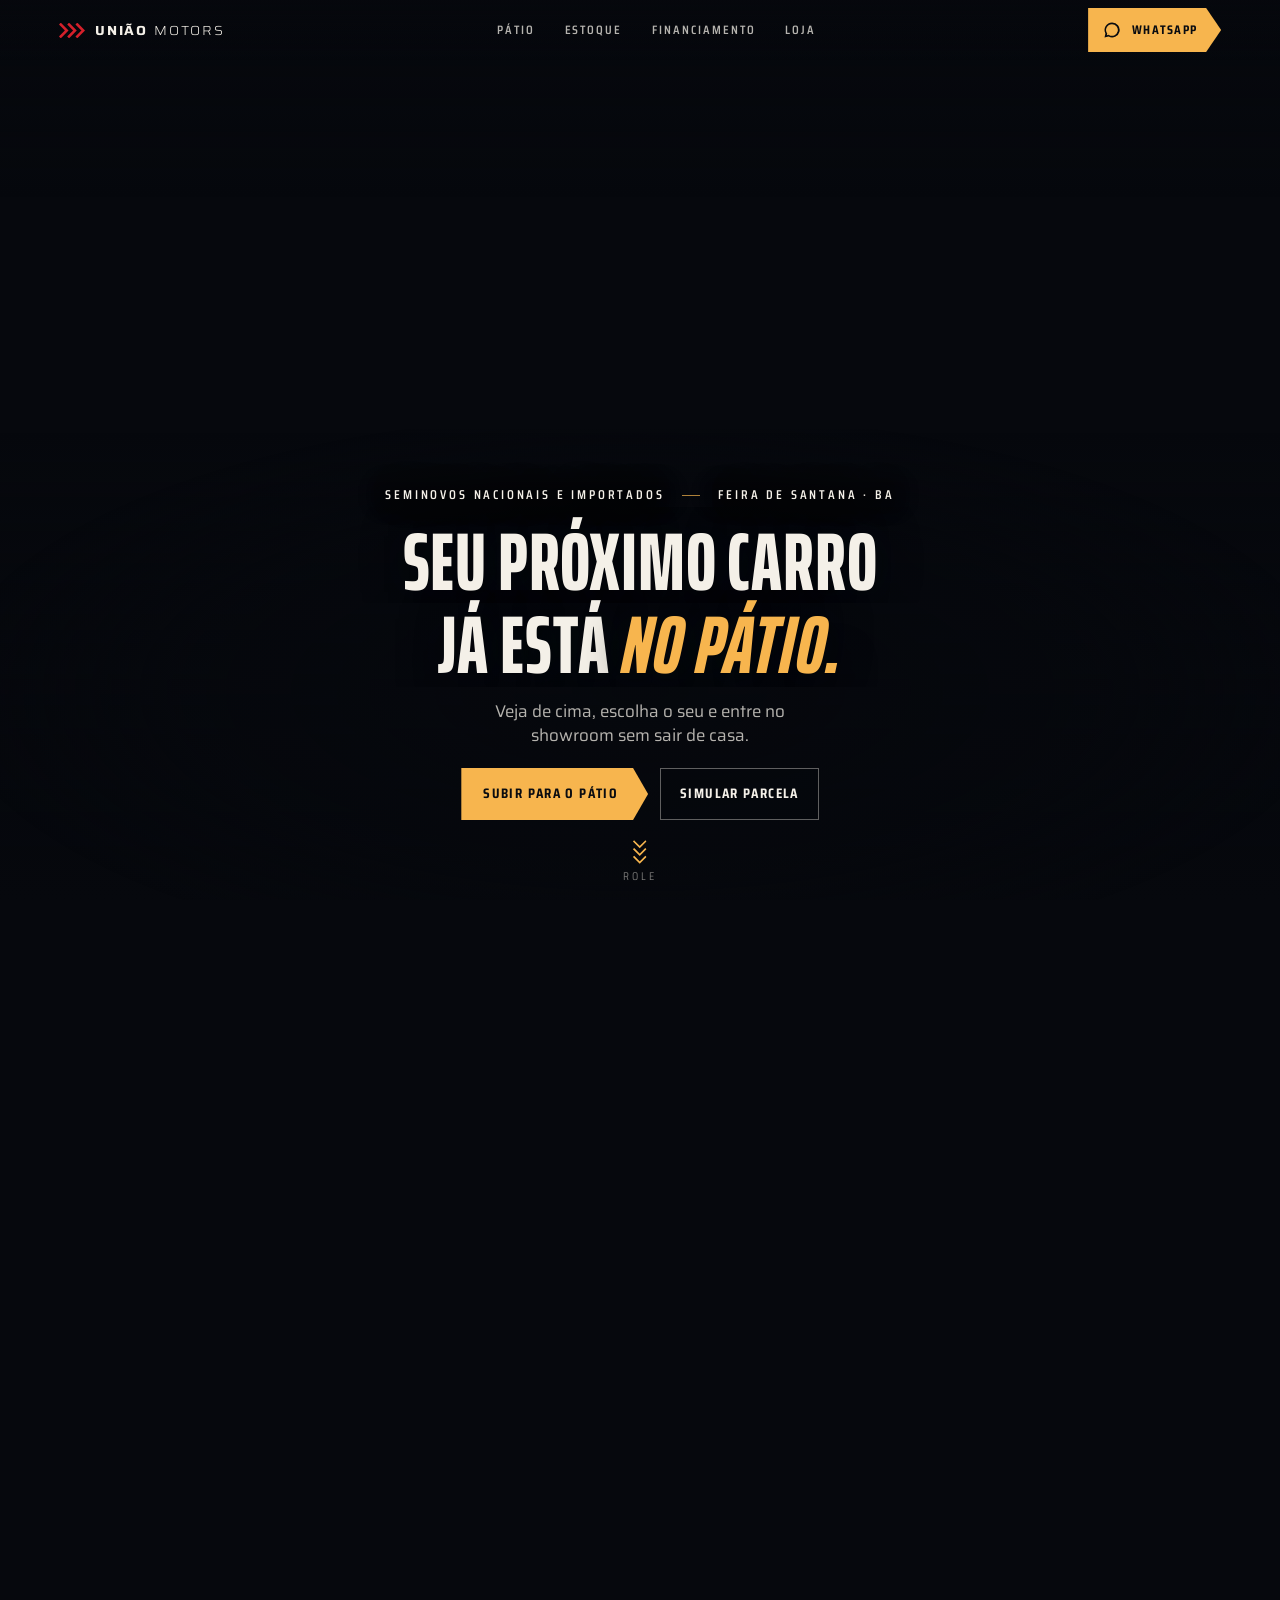
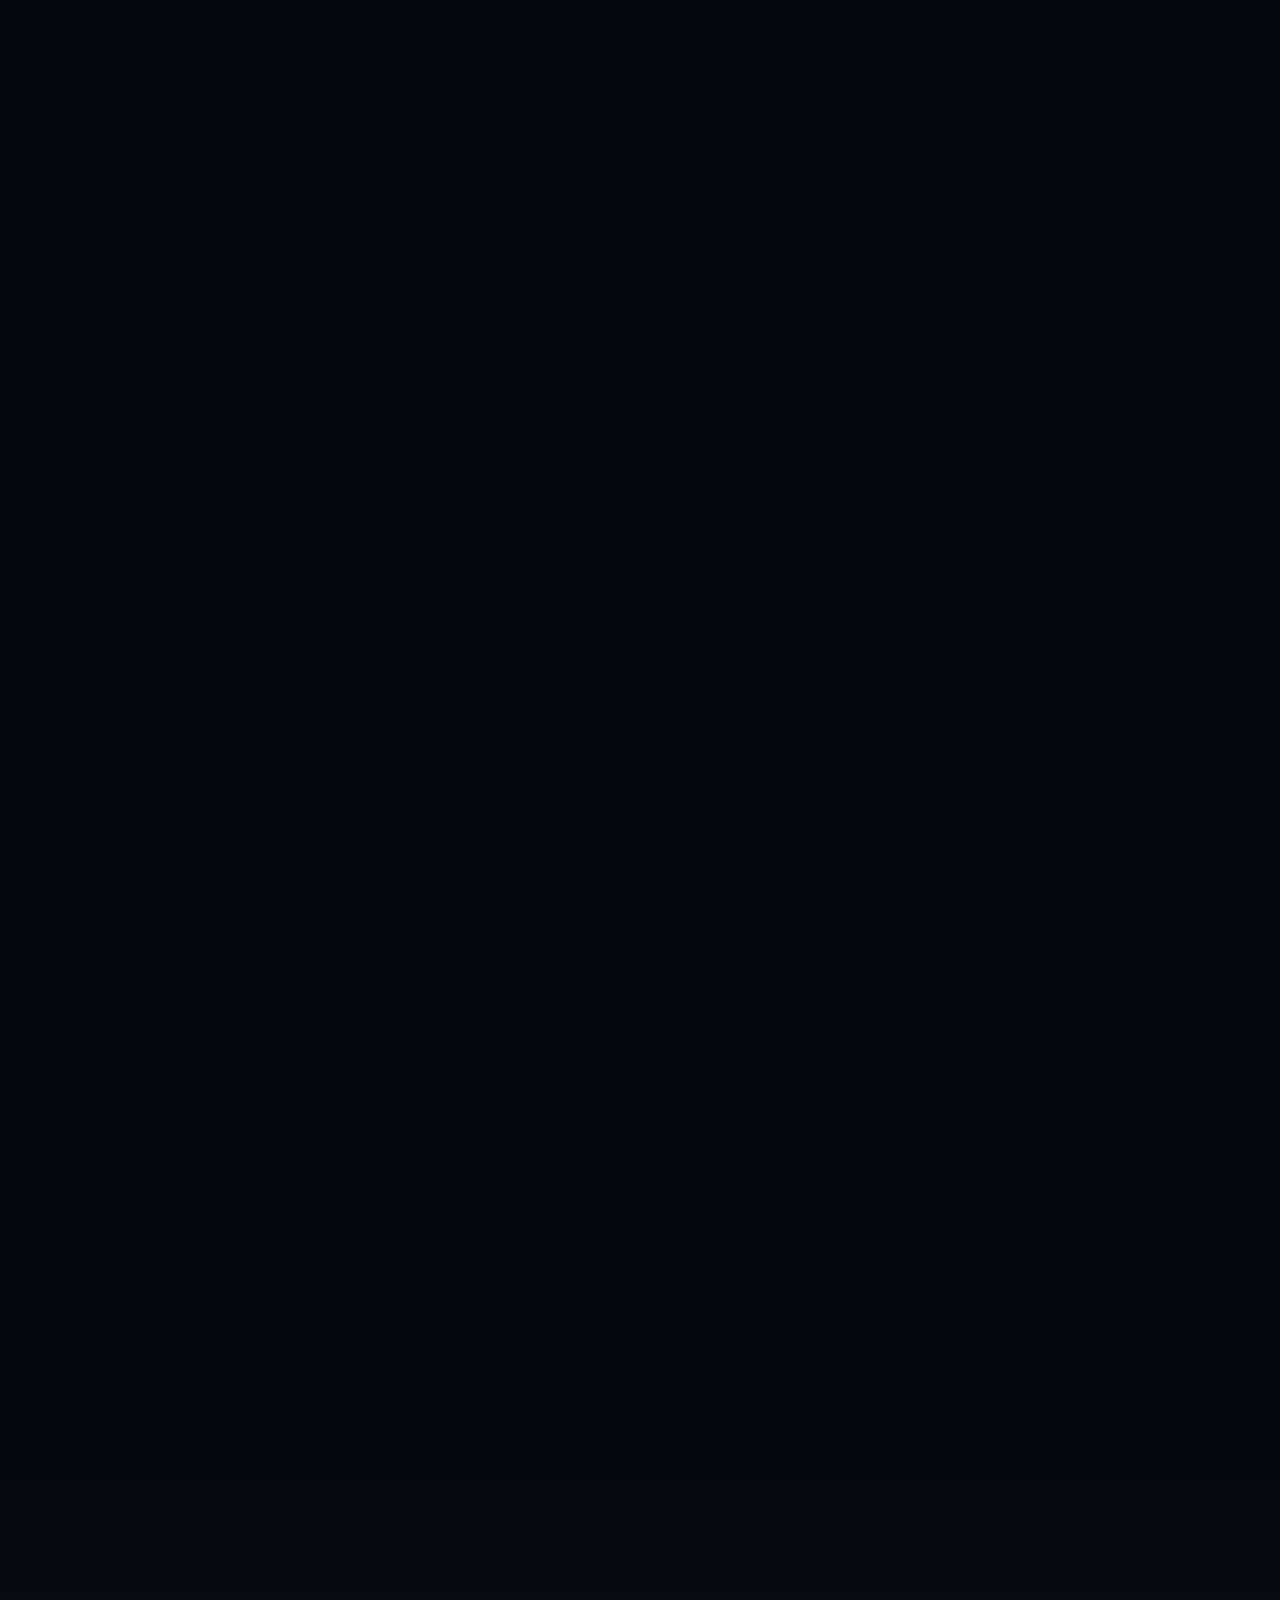
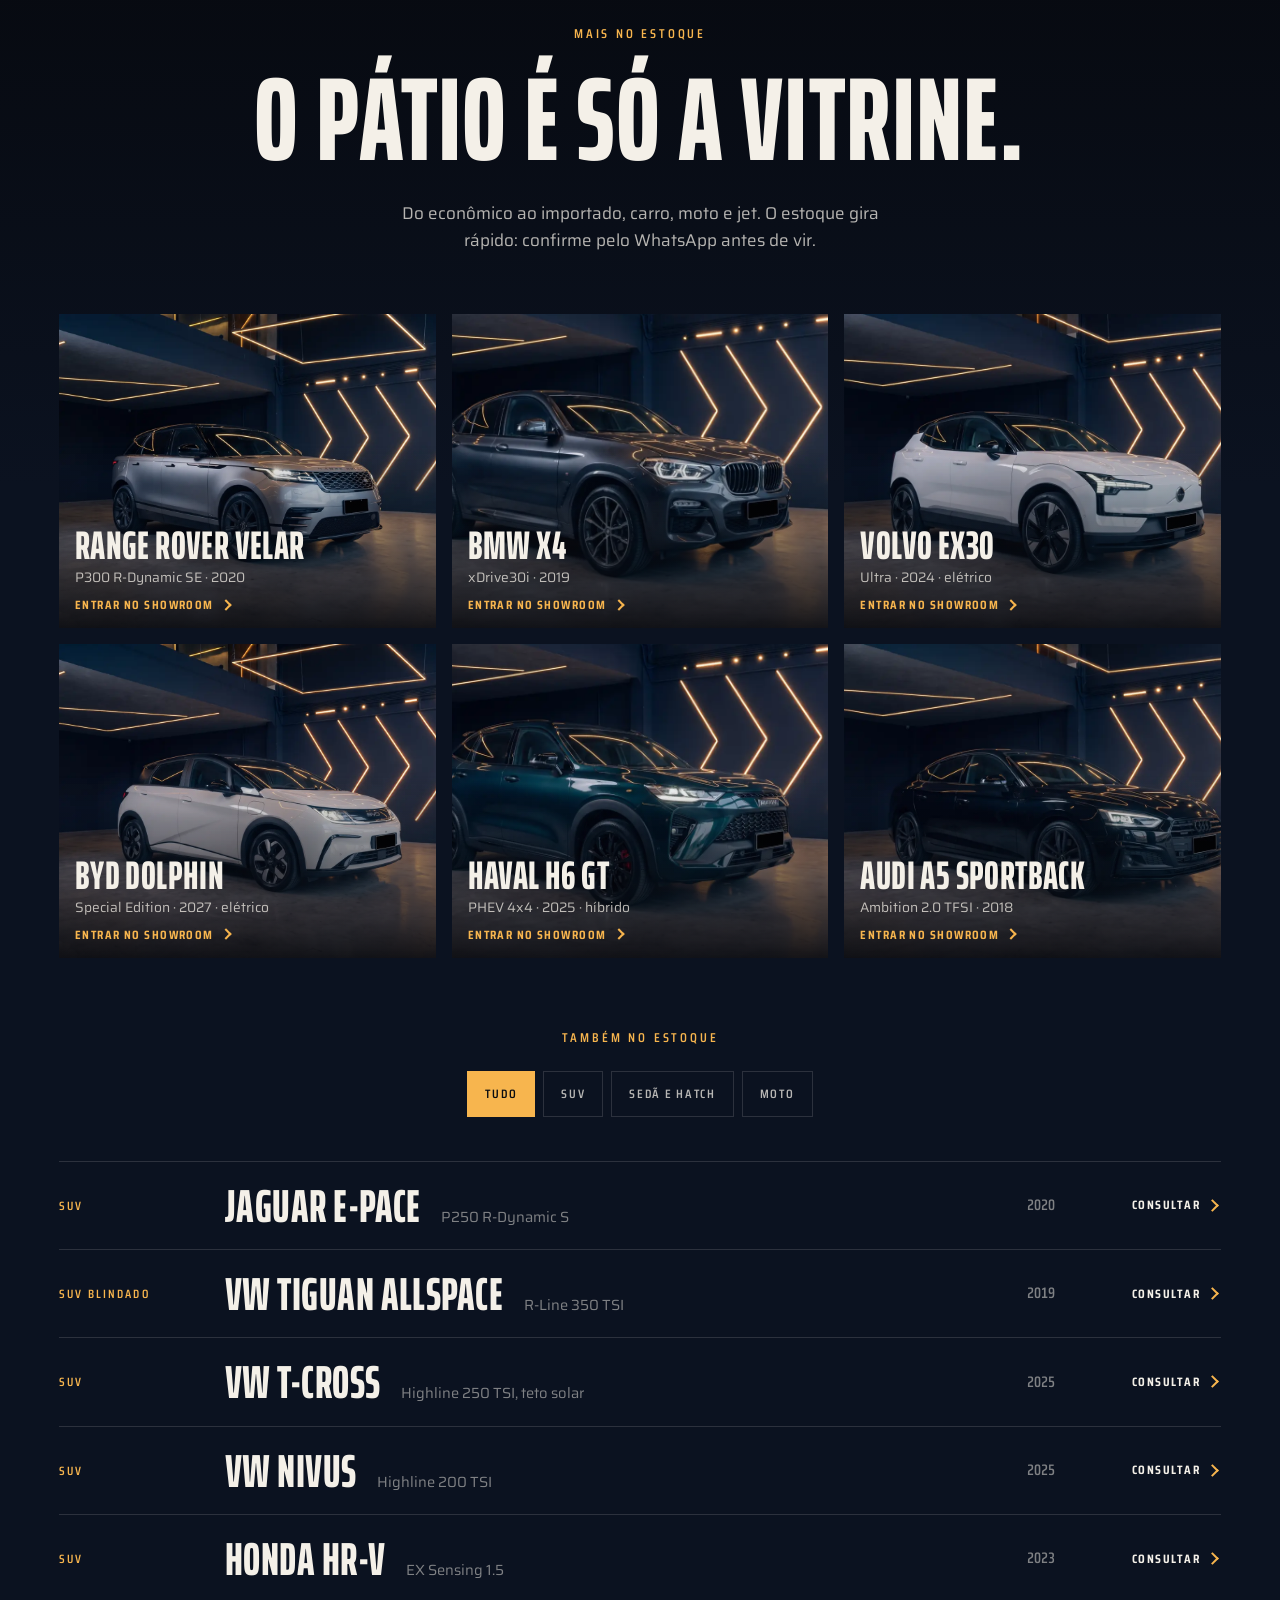
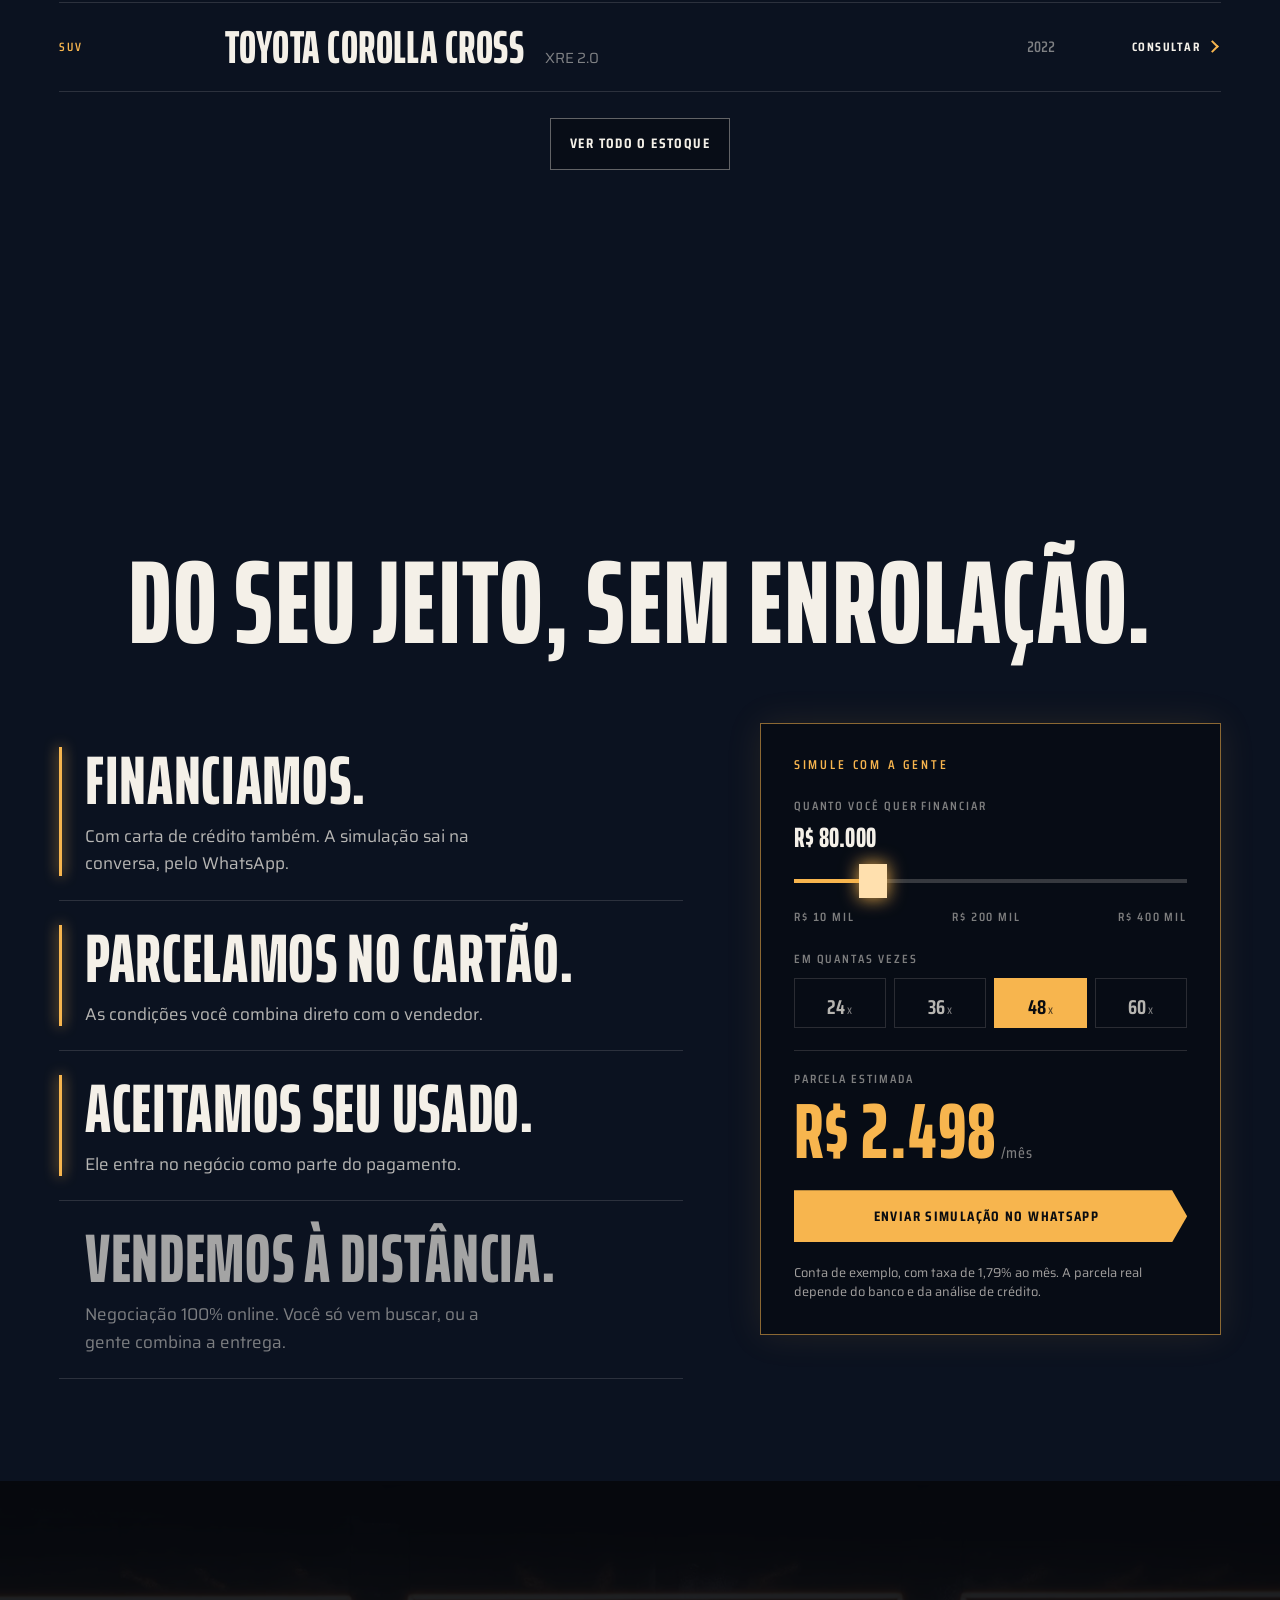
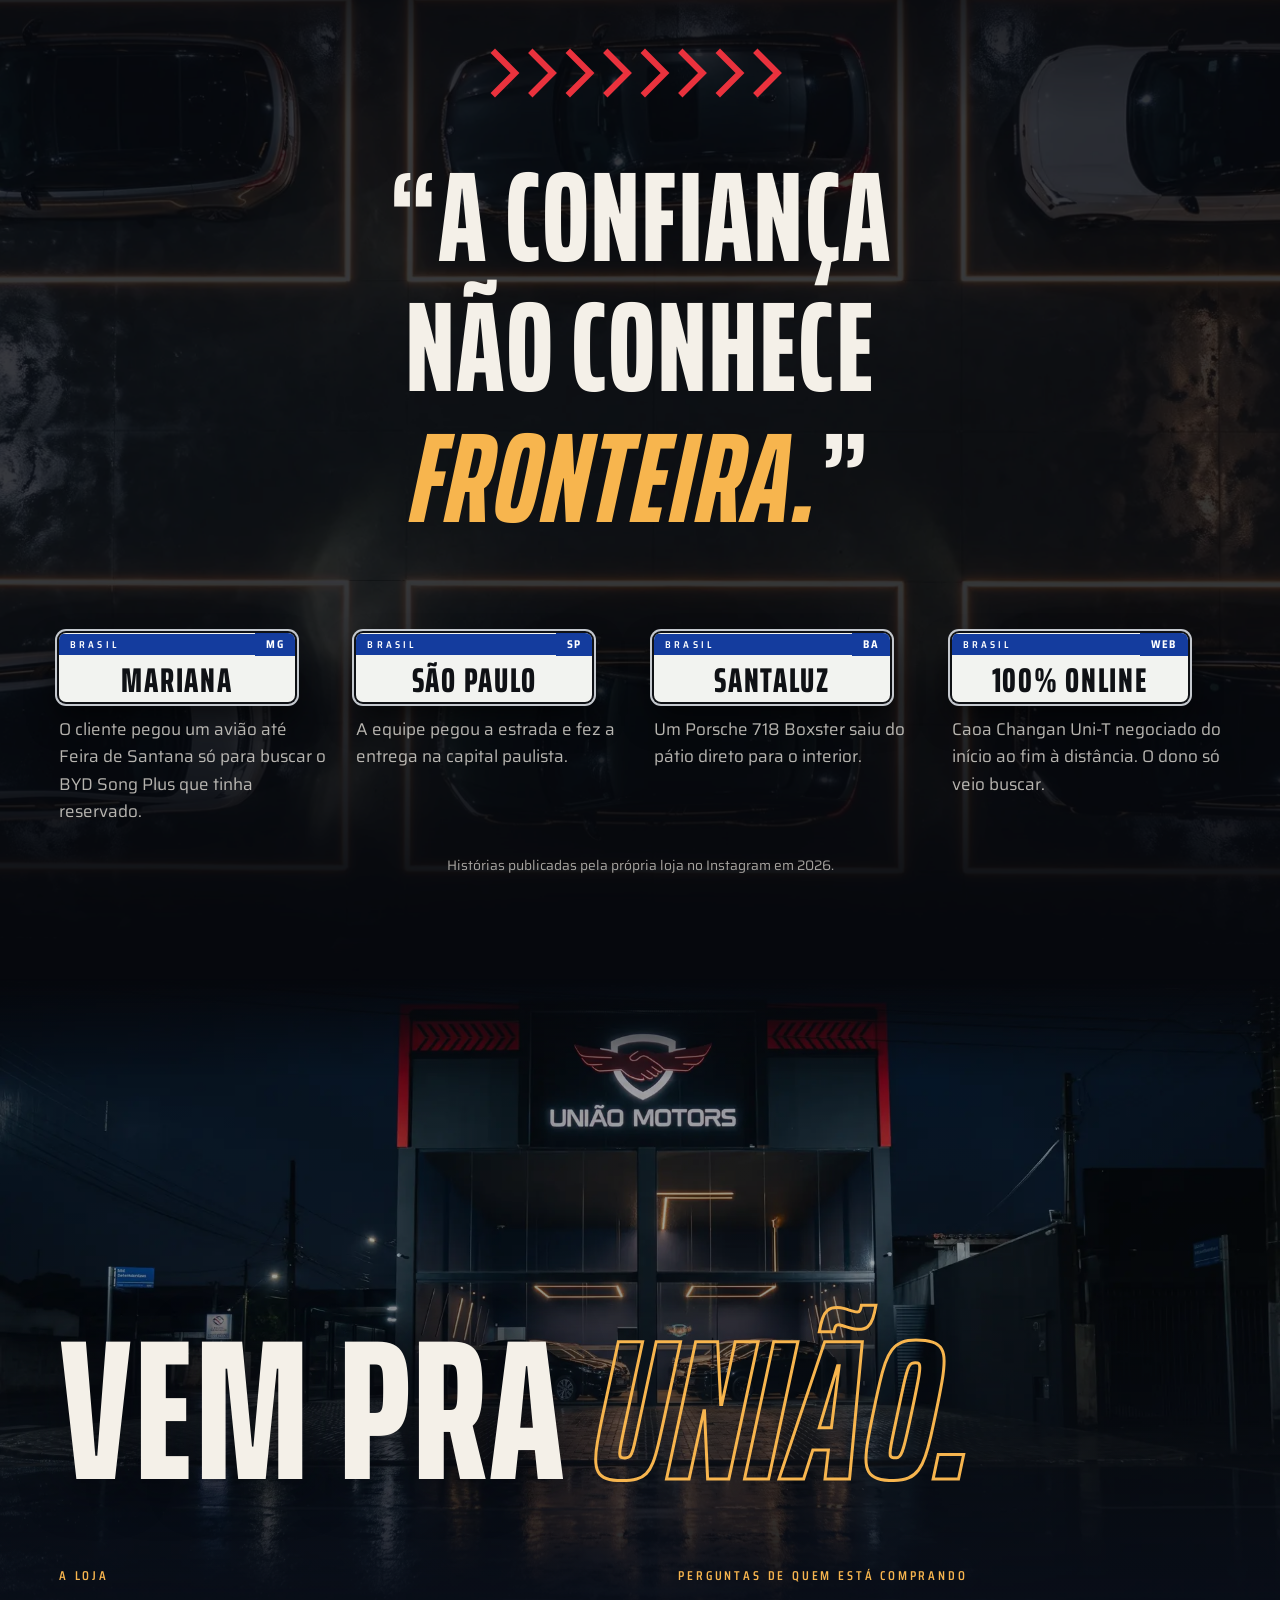
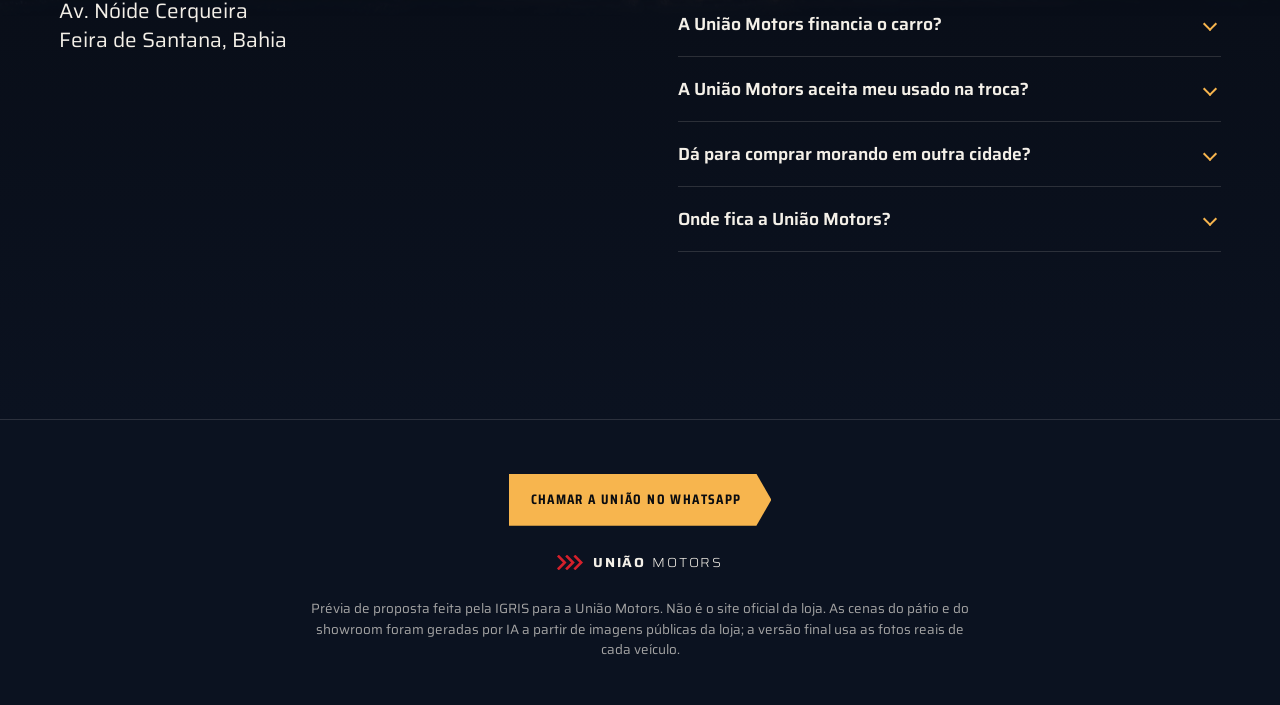
<file: uniao-motors/index.html>
<!doctype html>
<html lang="pt-BR">
<head>
<meta charset="utf-8">
<meta name="viewport" content="width=device-width, initial-scale=1, viewport-fit=cover">
<meta name="robots" content="noindex, nofollow">
<title>União Motors | Seminovos nacionais e importados em Feira de Santana</title>
<meta name="description" content="Escolha seu próximo carro vendo o pátio de cima. Seminovos nacionais e importados, financiamento, carta de crédito e troca em Feira de Santana, Bahia.">
<meta name="theme-color" content="#070a10">
<meta property="og:title" content="União Motors | O pátio visto de cima">
<meta property="og:description" content="Toque num carro, entre no showroom, simule a parcela e fale com a loja no WhatsApp.">
<meta property="og:image" content="img/fachada-h.webp">
<meta property="og:type" content="website">
<link rel="preconnect" href="https://fonts.googleapis.com">
<link rel="preconnect" href="https://fonts.gstatic.com" crossorigin>
<link href="https://fonts.googleapis.com/css2?family=Saira:ital,wdth,wght@0,50..125,100..900;1,50..125,100..900&display=swap" rel="stylesheet">
<link rel="preload" as="image" href="img/fachada-v.webp" media="(max-aspect-ratio: 1/1)">
<link rel="preload" as="image" href="img/fachada-h.webp" media="(min-aspect-ratio: 1/1)">
<link rel="stylesheet" href="styles.css">
<script type="application/ld+json">
{"@context":"https://schema.org","@graph":[
{"@type":"AutoDealer","@id":"#loja","name":"União Motors","description":"Loja de veículos seminovos nacionais e importados em Feira de Santana, Bahia. Financiamento, carta de crédito e troca.","address":{"@type":"PostalAddress","streetAddress":"Av. Nóide Cerqueira","addressLocality":"Feira de Santana","addressRegion":"BA","addressCountry":"BR"},"telephone":"+55 75 99224-2019","sameAs":["https://www.instagram.com/uniaomotorsbr/"]},
{"@type":"FAQPage","mainEntity":[
{"@type":"Question","name":"A União Motors financia o carro?","acceptedAnswer":{"@type":"Answer","text":"Sim. A loja trabalha com financiamento e carta de crédito, e também parcela no cartão. A simulação é feita pelo WhatsApp."}},
{"@type":"Question","name":"A União Motors aceita meu usado na troca?","acceptedAnswer":{"@type":"Answer","text":"Sim. A loja aceita o seu veículo usado como parte do pagamento."}},
{"@type":"Question","name":"Dá para comprar na União Motors morando em outra cidade?","acceptedAnswer":{"@type":"Answer","text":"Sim. A loja já fechou negociações 100% online, recebeu cliente vindo de Minas Gerais e fez entrega em São Paulo."}},
{"@type":"Question","name":"Onde fica a União Motors?","acceptedAnswer":{"@type":"Answer","text":"Na Av. Nóide Cerqueira, em Feira de Santana, Bahia."}}
]}]}
</script>
</head>
<body>
<a class="pular" href="#estoque">Pular para o estoque</a>

<header class="topo" id="topo">
  <a class="marca" href="#inicio" aria-label="União Motors, início">
    <svg class="marca-chev" viewBox="0 0 34 20" aria-hidden="true"><path d="M2 2l8 8-8 8M13 2l8 8-8 8M24 2l8 8-8 8"/></svg>
    <span>União <b>Motors</b></span>
  </a>
  <nav class="menu" aria-label="Seções">
    <a href="#patio">Pátio</a>
    <a href="#estoque">Estoque</a>
    <a href="#negocio">Financiamento</a>
    <a href="#loja">Loja</a>
  </nav>
  <a class="btn btn-zap topo-zap" data-zap="Oi! Vim pelo site da União Motors e quero ver um carro." href="https://wa.me/5575992242019" target="_blank" rel="noopener">
    <svg viewBox="0 0 24 24" aria-hidden="true"><path d="M12 3a9 9 0 0 0-7.9 13.3L3 21l4.9-1.1A9 9 0 1 0 12 3zm0 2a7 7 0 1 1-3.6 13l-.4-.2-2.2.5.5-2.1-.3-.4A7 7 0 0 1 12 5z"/></svg>
    <span>WhatsApp</span>
  </a>
</header>

<main>

<!-- ============ CHEGADA: fachada -> a câmera sobe -> pátio visto de cima ============ -->
<section class="chegada" id="inicio" aria-label="Chegada à loja">
  <div class="palco">

    <div class="cena cena-fachada" aria-hidden="true">
      <picture>
        <source media="(max-aspect-ratio: 1/1)" srcset="img/fachada-v.webp" width="1080" height="1935">
        <img src="img/fachada-h.webp" width="1920" height="1072" alt="" fetchpriority="high" decoding="async">
      </picture>
    </div>

    <div class="cena cena-patio" id="patio">
      <div class="lote" id="lote">
        <picture>
          <source media="(max-aspect-ratio: 1/1)" srcset="img/patio-v.webp" width="1080" height="1935">
          <img src="img/patio-h.webp" width="1920" height="1072" alt="Pátio da União Motors visto de cima, à noite, com seis carros em vagas iluminadas." decoding="async">
        </picture>

        <div class="faixa">
          <p class="rotulo">O pátio · seis destaques</p>
          <h2 class="faixa-t">Toque num carro</h2>
          <p class="faixa-s">e entre no showroom com ele</p>
        </div>

        <button class="vaga" type="button" data-car="velar"   style="--hx:10.7;--hy:10.5;--hw:24.4;--hh:25.8;--vx:9.4;--vy:9;--vw:26.7;--vh:25.3;--i:0"><span class="vaga-led" aria-hidden="true"></span><span class="vaga-tag"><b>Velar</b><i>2020</i></span><span class="so-leitor">Ver Range Rover Velar P300 2020</span></button>
        <button class="vaga" type="button" data-car="x4"      style="--hx:38.2;--hy:10.5;--hw:25.2;--hh:25.8;--vx:64.7;--vy:9;--vw:26.7;--vh:25.3;--i:1"><span class="vaga-led" aria-hidden="true"></span><span class="vaga-tag"><b>BMW X4</b><i>2019</i></span><span class="so-leitor">Ver BMW X4 xDrive30i 2019</span></button>
        <button class="vaga" type="button" data-car="ex30"    style="--hx:66.4;--hy:10.5;--hw:25.5;--hh:25.8;--vx:9.4;--vy:37.4;--vw:26.7;--vh:25.3;--i:2"><span class="vaga-led" aria-hidden="true"></span><span class="vaga-tag"><b>EX30</b><i>2024</i></span><span class="so-leitor">Ver Volvo EX30 Ultra 2024</span></button>
        <button class="vaga" type="button" data-car="dolphin" style="--hx:10.7;--hy:63.9;--hw:24.4;--hh:26;--vx:64.7;--vy:37.4;--vw:26.7;--vh:25.3;--i:3"><span class="vaga-led" aria-hidden="true"></span><span class="vaga-tag"><b>Dolphin</b><i>2027</i></span><span class="so-leitor">Ver BYD Dolphin Special Edition 2027</span></button>
        <button class="vaga" type="button" data-car="haval"   style="--hx:38.2;--hy:63.9;--hw:25.2;--hh:26;--vx:9.4;--vy:65.9;--vw:26.7;--vh:25.5;--i:4"><span class="vaga-led" aria-hidden="true"></span><span class="vaga-tag"><b>H6 GT</b><i>2025</i></span><span class="so-leitor">Ver GWM Haval H6 GT 2025</span></button>
        <button class="vaga" type="button" data-car="a5"      style="--hx:66.4;--hy:63.9;--hw:25.5;--hh:26;--vx:64.7;--vy:65.9;--vw:26.7;--vh:25.5;--i:5"><span class="vaga-led" aria-hidden="true"></span><span class="vaga-tag"><b>Audi A5</b><i>2018</i></span><span class="so-leitor">Ver Audi A5 Sportback 2018</span></button>
      </div>
    </div>

    <div class="hero">
      <p class="rotulo hero-r"><span>Seminovos nacionais e importados</span><span>Feira de Santana · BA</span></p>
      <h1 class="hero-t">
        <span class="linha"><span>Seu próximo carro</span></span>
        <span class="linha"><span>já está <em>no pátio.</em></span></span>
      </h1>
      <p class="hero-s">Veja de cima, escolha o seu e entre no showroom sem sair de casa.</p>
      <div class="hero-acoes">
        <a class="btn btn-led" href="#patio">Subir para o pátio</a>
        <a class="btn btn-fio" href="#negocio">Simular parcela</a>
      </div>
    </div>

    <div class="desce" aria-hidden="true">
      <svg viewBox="0 0 20 34"><path d="M2 2l8 8 8-8M2 13l8 8 8-8M2 24l8 8 8-8"/></svg>
      <span>role</span>
    </div>
  </div>
</section>

<!-- ============ ESTOQUE ============ -->
<section class="estoque" id="estoque">
  <div class="cab">
    <p class="rotulo" data-r>Mais no estoque</p>
    <h2 class="titulo" data-r>O pátio é só a vitrine.</h2>
    <p class="apoio" data-r>Do econômico ao importado, carro, moto e jet. O estoque gira rápido: confirme pelo WhatsApp antes de vir.</p>
  </div>

  <div class="vitrine" id="vitrine" data-r>
    <button class="cartao" type="button" data-car="velar"><img src="img/car-velar-m.webp" alt="" loading="lazy" width="1080" height="900"><span class="cartao-n">Range Rover Velar</span><span class="cartao-v">P300 R-Dynamic SE · 2020</span><span class="cartao-a">Entrar no showroom</span></button>
    <button class="cartao" type="button" data-car="x4"><img src="img/car-x4-m.webp" alt="" loading="lazy" width="1080" height="900"><span class="cartao-n">BMW X4</span><span class="cartao-v">xDrive30i · 2019</span><span class="cartao-a">Entrar no showroom</span></button>
    <button class="cartao" type="button" data-car="ex30"><img src="img/car-ex30-m.webp" alt="" loading="lazy" width="1080" height="900"><span class="cartao-n">Volvo EX30</span><span class="cartao-v">Ultra · 2024 · elétrico</span><span class="cartao-a">Entrar no showroom</span></button>
    <button class="cartao" type="button" data-car="dolphin"><img src="img/car-dolphin-m.webp" alt="" loading="lazy" width="1080" height="900"><span class="cartao-n">BYD Dolphin</span><span class="cartao-v">Special Edition · 2027 · elétrico</span><span class="cartao-a">Entrar no showroom</span></button>
    <button class="cartao" type="button" data-car="haval"><img src="img/car-haval-m.webp" alt="" loading="lazy" width="1080" height="900"><span class="cartao-n">Haval H6 GT</span><span class="cartao-v">PHEV 4x4 · 2025 · híbrido</span><span class="cartao-a">Entrar no showroom</span></button>
    <button class="cartao" type="button" data-car="a5"><img src="img/car-a5-m.webp" alt="" loading="lazy" width="1080" height="900"><span class="cartao-n">Audi A5 Sportback</span><span class="cartao-v">Ambition 2.0 TFSI · 2018</span><span class="cartao-a">Entrar no showroom</span></button>
  </div>

  <h3 class="sub">Também no estoque</h3>

  <div class="filtros" role="group" aria-label="Filtrar estoque">
    <button type="button" class="chip on" data-f="todos" aria-pressed="true">Tudo</button>
    <button type="button" class="chip" data-f="suv" aria-pressed="false">SUV</button>
    <button type="button" class="chip" data-f="sedan" aria-pressed="false">Sedã e hatch</button>
        <button type="button" class="chip" data-f="moto" aria-pressed="false">Moto</button>
  </div>

  <ul class="lista curta" id="lista">
    <li data-c="suv"><span class="l-cat">SUV</span><span class="l-nome">Jaguar E-Pace <i>P250 R-Dynamic S</i></span><span class="l-ano">2020</span><a class="l-acao" data-zap="Oi! Vi no site o Jaguar E-Pace P250 2020. Ainda está disponível?" href="https://wa.me/5575992242019" target="_blank" rel="noopener">Consultar</a></li>
    <li data-c="suv"><span class="l-cat">SUV blindado</span><span class="l-nome">VW Tiguan Allspace <i>R-Line 350 TSI</i></span><span class="l-ano">2019</span><a class="l-acao" data-zap="Oi! Vi no site o Tiguan Allspace R-Line 2019 blindado. Ainda está disponível?" href="https://wa.me/5575992242019" target="_blank" rel="noopener">Consultar</a></li>
    <li data-c="suv"><span class="l-cat">SUV</span><span class="l-nome">VW T-Cross <i>Highline 250 TSI, teto solar</i></span><span class="l-ano">2025</span><a class="l-acao" data-zap="Oi! Vi no site o T-Cross Highline 2025 com teto solar. Ainda está disponível?" href="https://wa.me/5575992242019" target="_blank" rel="noopener">Consultar</a></li>
    <li data-c="suv"><span class="l-cat">SUV</span><span class="l-nome">VW Nivus <i>Highline 200 TSI</i></span><span class="l-ano">2025</span><a class="l-acao" data-zap="Oi! Vi no site o Nivus Highline 2025. Ainda está disponível?" href="https://wa.me/5575992242019" target="_blank" rel="noopener">Consultar</a></li>
    <li data-c="suv"><span class="l-cat">SUV</span><span class="l-nome">Honda HR-V <i>EX Sensing 1.5</i></span><span class="l-ano">2023</span><a class="l-acao" data-zap="Oi! Vi no site o HR-V EX Sensing 2023. Ainda está disponível?" href="https://wa.me/5575992242019" target="_blank" rel="noopener">Consultar</a></li>
    <li data-c="suv"><span class="l-cat">SUV</span><span class="l-nome">Toyota Corolla Cross <i>XRE 2.0</i></span><span class="l-ano">2022</span><a class="l-acao" data-zap="Oi! Vi no site o Corolla Cross XRE 2022. Ainda está disponível?" href="https://wa.me/5575992242019" target="_blank" rel="noopener">Consultar</a></li>
    <li data-c="sedan"><span class="l-cat">Sedã</span><span class="l-nome">BMW 320i <i>Sport GP</i></span><span class="l-ano">2023</span><a class="l-acao" data-zap="Oi! Vi no site a BMW 320i Sport GP 2023. Ainda está disponível?" href="https://wa.me/5575992242019" target="_blank" rel="noopener">Consultar</a></li>
    <li data-c="sedan"><span class="l-cat">Hatch</span><span class="l-nome">Mercedes-Benz A200 <i>1.3 Turbo Advance</i></span><span class="l-ano">2020</span><a class="l-acao" data-zap="Oi! Vi no site a Mercedes A200 2020. Ainda está disponível?" href="https://wa.me/5575992242019" target="_blank" rel="noopener">Consultar</a></li>
    <li data-c="sedan"><span class="l-cat">Hatch</span><span class="l-nome">Hyundai HB20 <i>Comfort 1.0 turbo automático</i></span><span class="l-ano">2024</span><a class="l-acao" data-zap="Oi! Vi no site o HB20 Comfort turbo 2024. Ainda está disponível?" href="https://wa.me/5575992242019" target="_blank" rel="noopener">Consultar</a></li>
    <li data-c="sedan"><span class="l-cat">Sedã</span><span class="l-nome">Ford Ka Sedan <i>SE 1.5 automático</i></span><span class="l-ano">2019</span><a class="l-acao" data-zap="Oi! Vi no site o Ka Sedan SE automático 2019. Ainda está disponível?" href="https://wa.me/5575992242019" target="_blank" rel="noopener">Consultar</a></li>
    <li data-c="moto"><span class="l-cat">Moto</span><span class="l-nome">Triumph Tiger 900 <i>GT Pro</i></span><span class="l-ano">2023</span><a class="l-acao" data-zap="Oi! Vi no site a Tiger 900 GT Pro 2023. Ainda está disponível?" href="https://wa.me/5575992242019" target="_blank" rel="noopener">Consultar</a></li>
  </ul>
  <button class="btn btn-fio mais" type="button" id="mais" aria-expanded="false" aria-controls="lista">Ver todo o estoque</button>
  <p class="nota" data-r>Lista montada a partir do Instagram da loja em 26/11/2026. Preço e disponibilidade são confirmados pelo vendedor.</p>
</section>

<!-- ============ NEGÓCIO + SIMULADOR ============ -->
<section class="negocio" id="negocio">
  <div class="cab">
    <p class="rotulo" data-r>Como a União fecha</p>
    <h2 class="titulo" data-r>Do seu jeito, sem enrolação.</h2>
  </div>

  <div class="neg-grade">
    <ul class="formas" id="formas">
      <li><h3>Financiamos.</h3><p>Com carta de crédito também. A simulação sai na conversa, pelo WhatsApp.</p></li>
      <li><h3>Parcelamos no cartão.</h3><p>As condições você combina direto com o vendedor.</p></li>
      <li><h3>Aceitamos seu usado.</h3><p>Ele entra no negócio como parte do pagamento.</p></li>
      <li><h3>Vendemos à distância.</h3><p>Negociação 100% online. Você só vem buscar, ou a gente combina a entrega.</p></li>
    </ul>

    <form class="sim" id="sim-geral" data-sim aria-labelledby="sim-t" onsubmit="return false">
      <p class="rotulo" id="sim-t">Simule com a gente</p>
      <label class="sim-campo">
        <span>Quanto você quer financiar</span>
        <output class="sim-valor" data-out="valor">R$ 80.000</output>
        <input type="range" min="10000" max="400000" step="5000" value="80000" data-in="valor" aria-label="Valor a financiar">
        <span class="sim-marcas" aria-hidden="true"><i>R$ 10 mil</i><i>R$ 200 mil</i><i>R$ 400 mil</i></span>
      </label>
      <fieldset class="sim-prazo">
        <legend>Em quantas vezes</legend>
        <label><input type="radio" name="pz-geral" value="24"><span>24</span></label>
        <label><input type="radio" name="pz-geral" value="36"><span>36</span></label>
        <label><input type="radio" name="pz-geral" value="48" checked><span>48</span></label>
        <label><input type="radio" name="pz-geral" value="60"><span>60</span></label>
      </fieldset>
      <div class="sim-res" aria-live="polite">
        <span>Parcela estimada</span>
        <strong data-out="parcela">R$ 2.498</strong>
      </div>
      <a class="btn btn-zap btn-cheio" data-sim-zap href="https://wa.me/5575992242019" target="_blank" rel="noopener">Enviar simulação no WhatsApp</a>
      <p class="sim-nota">Conta de exemplo, com taxa de 1,79% ao mês. A parcela real depende do banco e da análise de crédito.</p>
    </form>
  </div>
</section>

<!-- ============ PROVA: fronteira ============ -->
<section class="fronteira" id="fronteira">
  <svg class="chev-fila" viewBox="0 0 240 40" aria-hidden="true"><path d="M4 4l16 16-16 16M34 4l16 16-16 16M64 4l16 16-16 16M94 4l16 16-16 16M124 4l16 16-16 16M154 4l16 16-16 16M184 4l16 16-16 16M214 4l16 16-16 16"/></svg>
  <blockquote class="frase" data-r>
    <p>“A confiança não conhece <em>fronteira.</em>”</p>
  </blockquote>
  <ul class="placas">
    <li data-r><span class="placa"><i>Brasil</i><b>MG</b><strong>Mariana</strong></span><p>O cliente pegou um avião até Feira de Santana só para buscar o BYD Song Plus que tinha reservado.</p></li>
    <li data-r><span class="placa"><i>Brasil</i><b>SP</b><strong>São Paulo</strong></span><p>A equipe pegou a estrada e fez a entrega na capital paulista.</p></li>
    <li data-r><span class="placa"><i>Brasil</i><b>BA</b><strong>Santaluz</strong></span><p>Um Porsche 718 Boxster saiu do pátio direto para o interior.</p></li>
    <li data-r><span class="placa"><i>Brasil</i><b>WEB</b><strong>100% online</strong></span><p>Caoa Changan Uni-T negociado do início ao fim à distância. O dono só veio buscar.</p></li>
  </ul>
  <p class="nota" data-r>Histórias publicadas pela própria loja no Instagram em 2026.</p>
</section>

<!-- ============ LOJA + FAQ ============ -->
<section class="loja" id="loja">
  <h2 class="vem" data-r><span>Vem pra</span> <em>União.</em></h2>
  <div class="loja-grade">
    <div class="loja-txt">
      <p class="rotulo" data-r>A loja</p>
      <address data-r>
        Av. Nóide Cerqueira<br>
        Feira de Santana, Bahia
      </address>
      <div class="loja-acoes" data-r>
        <a class="btn btn-zap" data-zap="Oi! Vim pelo site da União Motors e quero ver um carro." href="https://wa.me/5575992242019" target="_blank" rel="noopener">(75) 99224-2019 no WhatsApp</a>
        <a class="btn btn-fio" href="https://www.google.com/maps/search/?api=1&query=Uni%C3%A3o+Motors+Av.+N%C3%B3ide+Cerqueira+Feira+de+Santana" target="_blank" rel="noopener">Abrir no mapa</a>
        <a class="btn btn-fio" href="https://www.instagram.com/uniaomotorsbr/" target="_blank" rel="noopener">@uniaomotorsbr</a>
      </div>
    </div>

    <div class="faq" data-r>
      <h3 class="rotulo">Perguntas de quem está comprando</h3>
      <details>
        <summary>A União Motors financia o carro?</summary>
        <p>Sim. A loja trabalha com financiamento e carta de crédito, e também parcela no cartão. A simulação é feita na hora, pelo WhatsApp.</p>
      </details>
      <details>
        <summary>A União Motors aceita meu usado na troca?</summary>
        <p>Sim. Seu veículo entra como parte do pagamento. Fale com o vendedor pelo WhatsApp para avaliar o seu.</p>
      </details>
      <details>
        <summary>Dá para comprar morando em outra cidade?</summary>
        <p>Sim. A loja já fechou negociações 100% online, recebeu cliente vindo de Minas Gerais e fez entrega em São Paulo.</p>
      </details>
      <details>
        <summary>Onde fica a União Motors?</summary>
        <p>Na Av. Nóide Cerqueira, em Feira de Santana, Bahia.</p>
      </details>
    </div>
  </div>
</section>

</main>

<footer class="rodape">
  <a class="btn btn-zap" data-zap="Oi! Vim pelo site da União Motors e quero ver um carro." href="https://wa.me/5575992242019" target="_blank" rel="noopener">Chamar a União no WhatsApp</a>
  <p class="marca rodape-marca"><svg class="marca-chev" viewBox="0 0 34 20" aria-hidden="true"><path d="M2 2l8 8-8 8M13 2l8 8-8 8M24 2l8 8-8 8"/></svg><span>União <b>Motors</b></span></p>
  <p class="selo">Prévia de proposta feita pela IGRIS para a União Motors. Não é o site oficial da loja. As cenas do pátio e do showroom foram geradas por IA a partir de imagens públicas da loja; a versão final usa as fotos reais de cada veículo.</p>
</footer>

<!-- ============ SHOWROOM (ficha do carro) ============ -->
<div class="portal" id="portal" aria-hidden="true"></div>
<div class="sr" id="showroom" role="dialog" aria-modal="true" aria-labelledby="sr-modelo" tabindex="-1" hidden>
  <img class="sr-capa" id="sr-capa" alt="" aria-hidden="true">
  <div class="sr-barra" aria-hidden="true"><span id="sr-barra-nome"></span><img id="sr-barra-img" alt="" width="64" height="46"></div>
  <button class="sr-voltar" type="button" id="sr-voltar">
    <svg viewBox="0 0 20 20" aria-hidden="true"><path d="M12 3l-7 7 7 7"/></svg><span>Pátio</span>
  </button>
  <div class="sr-cena">
    <img class="sr-img" id="sr-img-a" alt="" decoding="async">
    <img class="sr-img" id="sr-img-b" alt="" decoding="async">
    <div class="sr-sombra" aria-hidden="true"></div>

    <div class="mini" id="sr-mini" aria-hidden="true"><i></i><i></i><i></i><i></i><i></i><i></i></div>
    <div class="hud" aria-hidden="true">
      <p class="hud-marca" id="hud-marca">Land Rover</p>
      <div class="hud-stats" id="hud-stats"></div>
    </div>

    <button class="sr-seta sr-ant" type="button" id="sr-ant" aria-label="Carro anterior"><svg viewBox="0 0 20 34" aria-hidden="true"><path d="M17 2L3 17l14 15"/></svg></button>
    <button class="sr-seta sr-prox" type="button" id="sr-prox" aria-label="Próximo carro"><svg viewBox="0 0 20 34" aria-hidden="true"><path d="M3 2l14 15L3 32"/></svg></button>

    <div class="sr-trilho" id="sr-trilho" role="tablist" aria-label="Carros do pátio"></div>
  </div>

  <aside class="ficha" id="ficha">
    <p class="rotulo" id="sr-pos">Vaga 01 de 06</p>
    <h2 class="ficha-modelo" id="sr-modelo">Range Rover Velar</h2>
    <p class="ficha-versao" id="sr-versao">P300 R-Dynamic SE · 2020</p>
    <div class="stats" id="sr-stats"></div>

    <ul class="ficha-fatos" id="sr-fatos"></ul>

    <div class="ficha-preco">
      <span>Valor</span>
      <strong>Consulte com a loja</strong>
    </div>

    <form class="sim sim-ficha" id="sim-ficha" data-sim onsubmit="return false">
      <p class="rotulo">Simule seu financiamento</p>
      <label class="sim-campo">
        <span>Quanto você quer financiar</span>
        <output class="sim-valor" data-out="valor">R$ 80.000</output>
        <input type="range" min="10000" max="400000" step="5000" value="80000" data-in="valor" aria-label="Valor a financiar">
        <span class="sim-marcas" aria-hidden="true"><i>R$ 10 mil</i><i>R$ 200 mil</i><i>R$ 400 mil</i></span>
      </label>
      <fieldset class="sim-prazo">
        <legend>Em quantas vezes</legend>
        <label><input type="radio" name="pz-ficha" value="24"><span>24</span></label>
        <label><input type="radio" name="pz-ficha" value="36"><span>36</span></label>
        <label><input type="radio" name="pz-ficha" value="48" checked><span>48</span></label>
        <label><input type="radio" name="pz-ficha" value="60"><span>60</span></label>
      </fieldset>
      <div class="sim-res" aria-live="polite">
        <span>Parcela estimada</span>
        <strong data-out="parcela">R$ 2.498</strong>
      </div>
      <p class="sim-nota">Conta de exemplo, com taxa de 1,79% ao mês. A parcela real depende do banco e da análise de crédito.</p>
    </form>

    <p class="ficha-fonte" id="sr-fonte"></p>

    <div class="ficha-cta">
      <a class="btn btn-zap btn-cheio" id="sr-zap" href="https://wa.me/5575992242019" target="_blank" rel="noopener">Quero este carro</a>
      <button class="btn btn-fio" type="button" id="sr-link">Copiar link</button>
    </div>
  </aside>
</div>

<script src="script.js" defer></script>
</body>
</html>
</file>
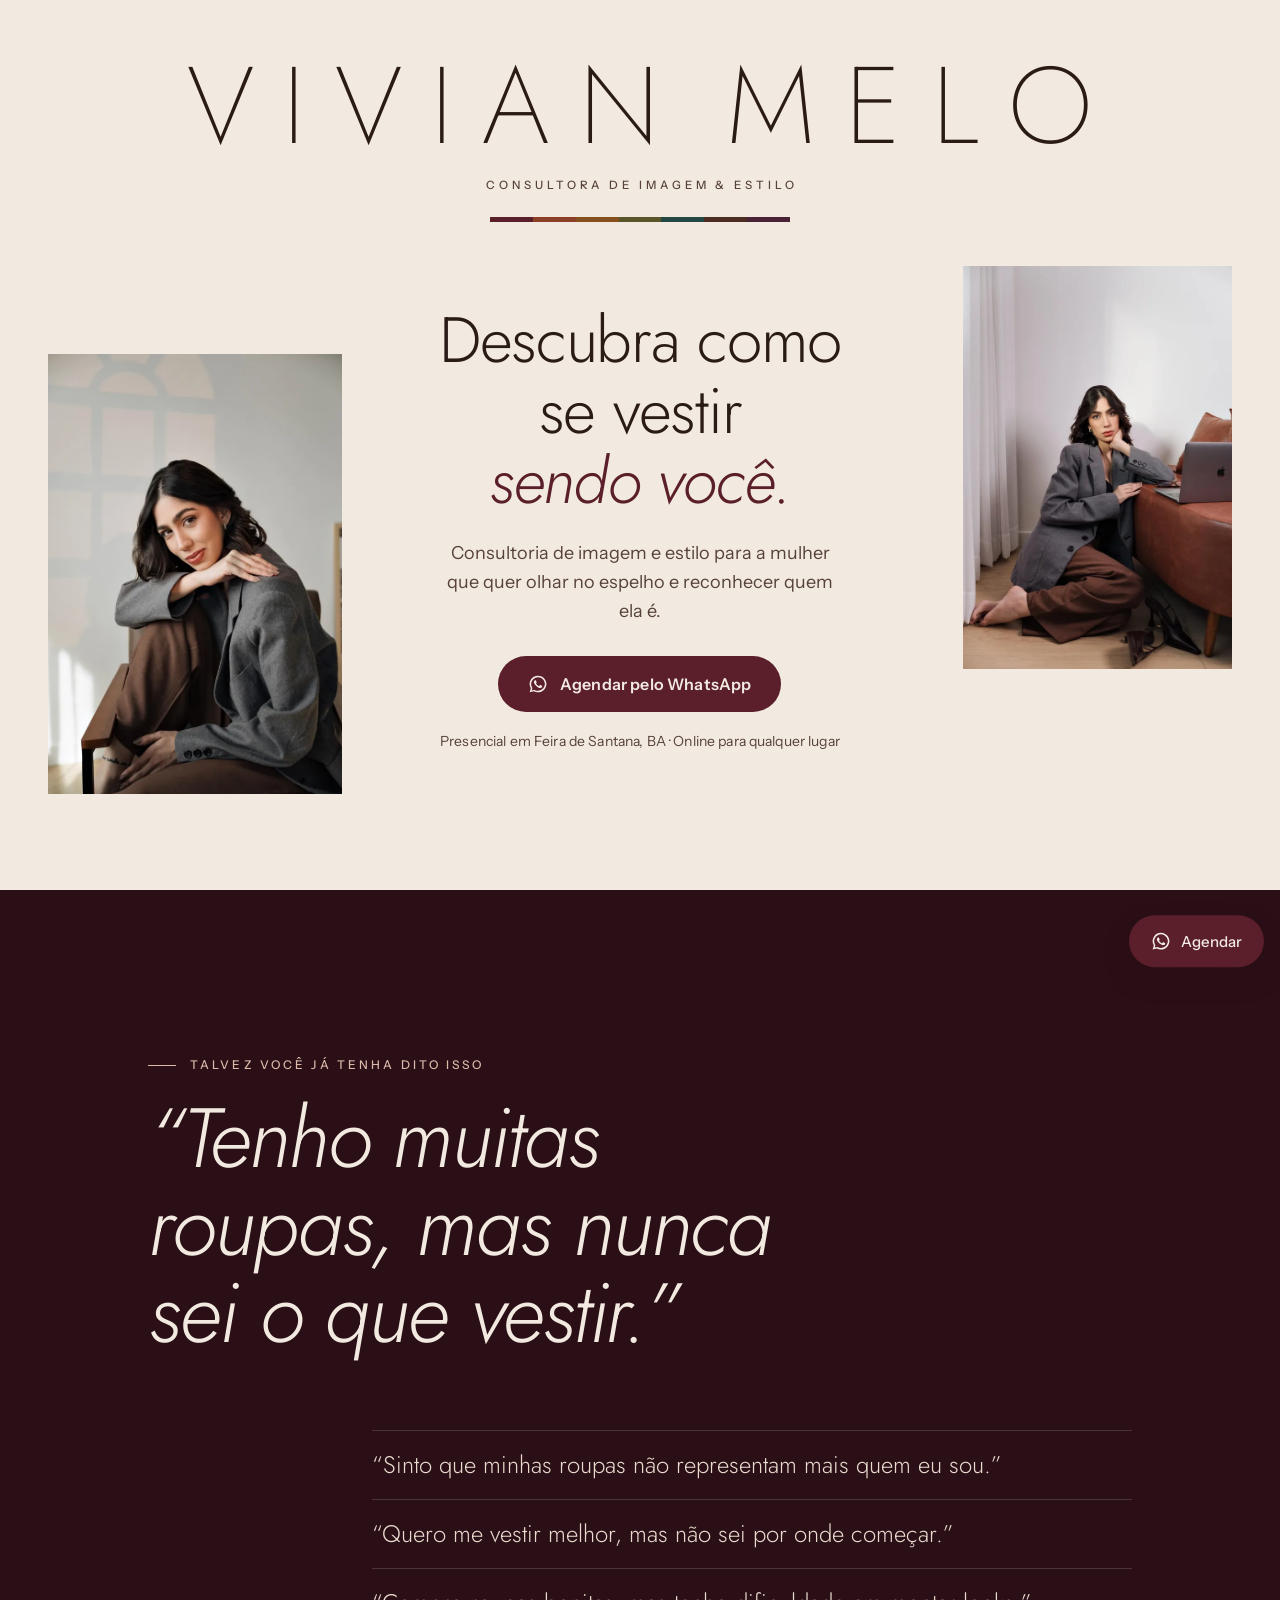
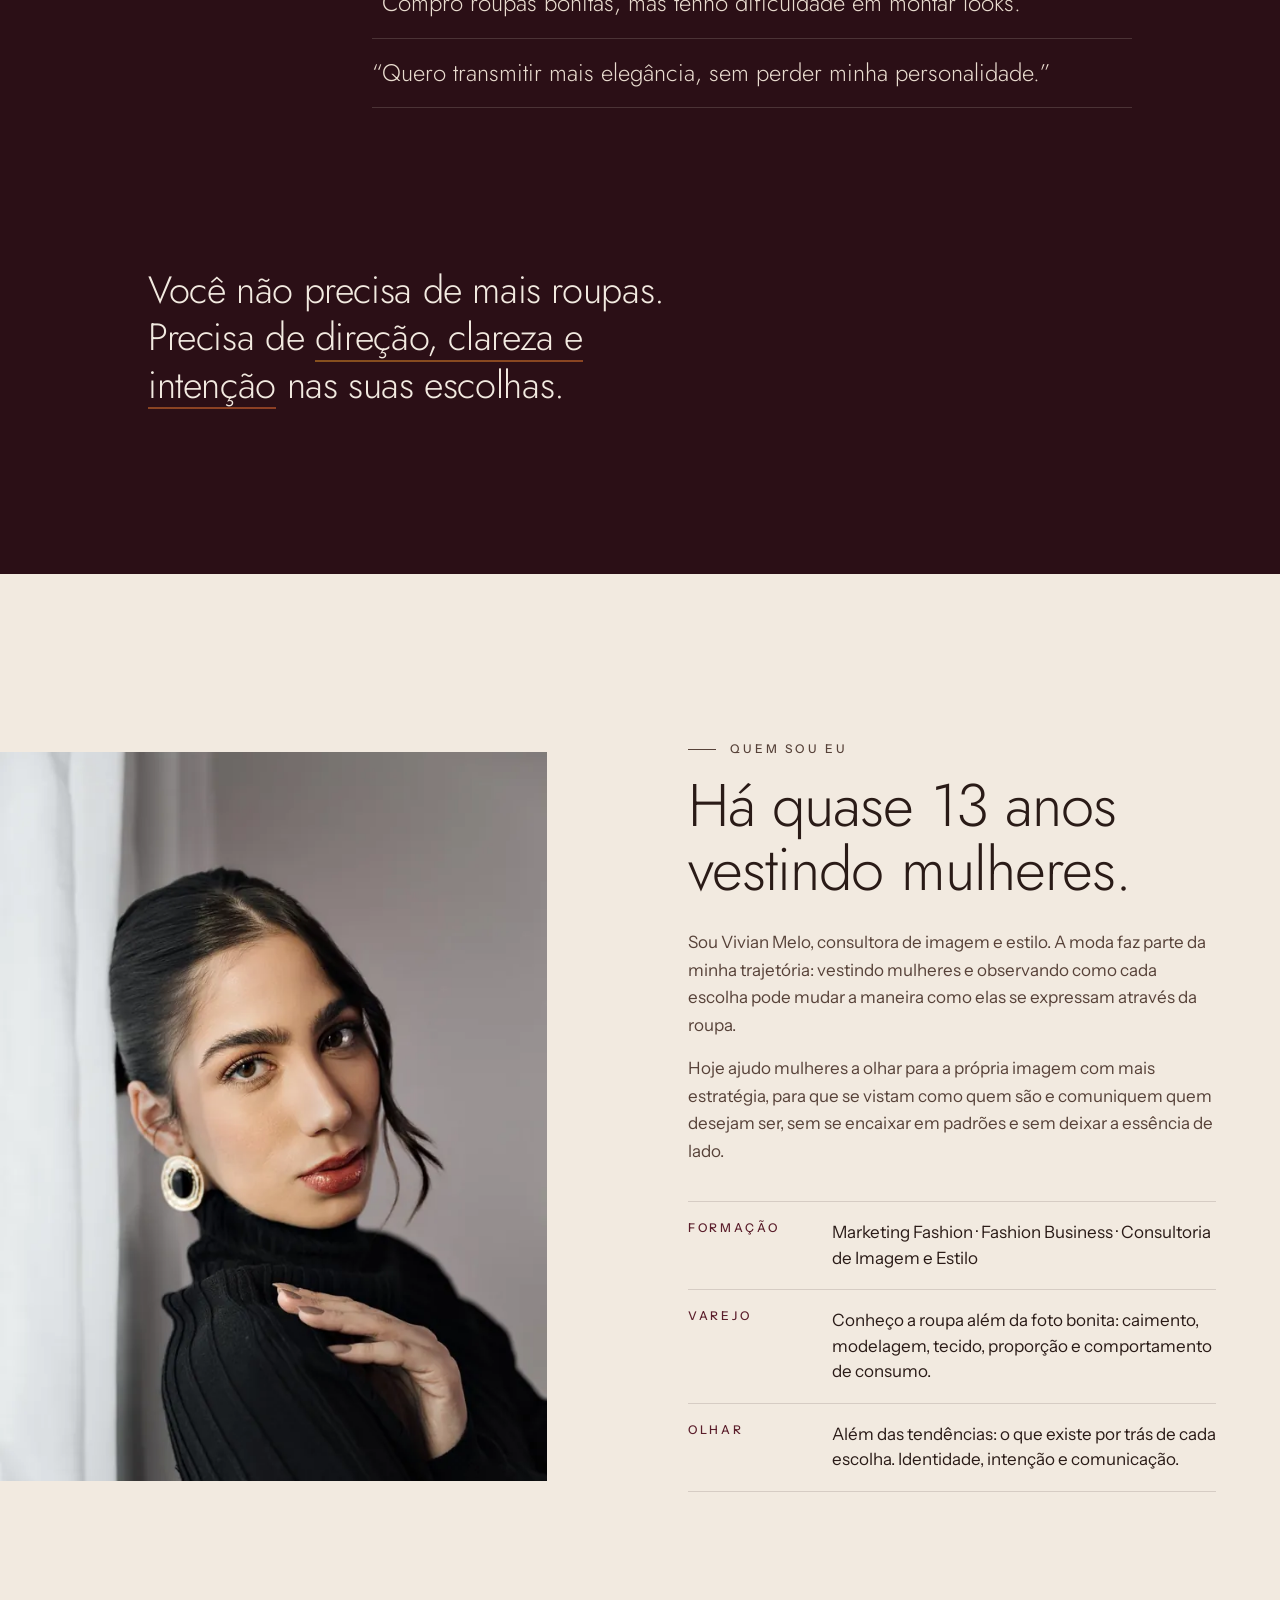
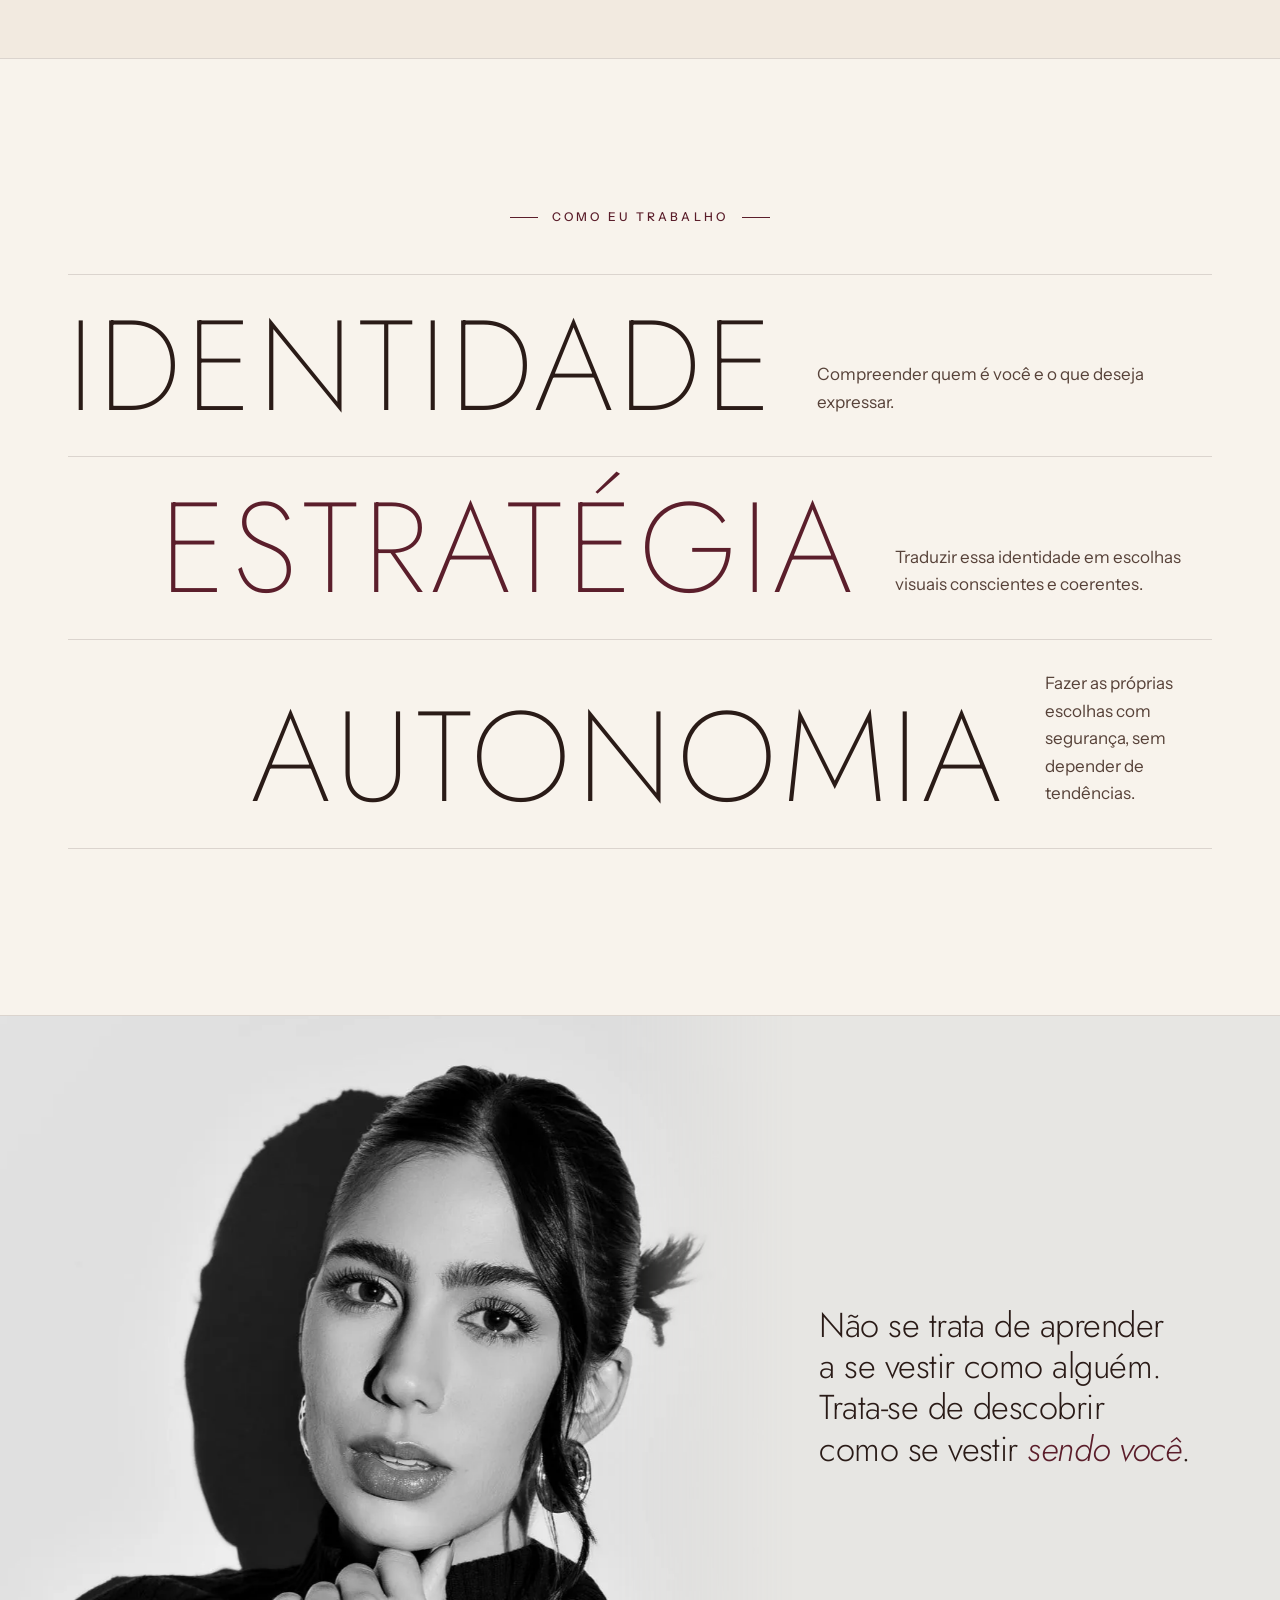
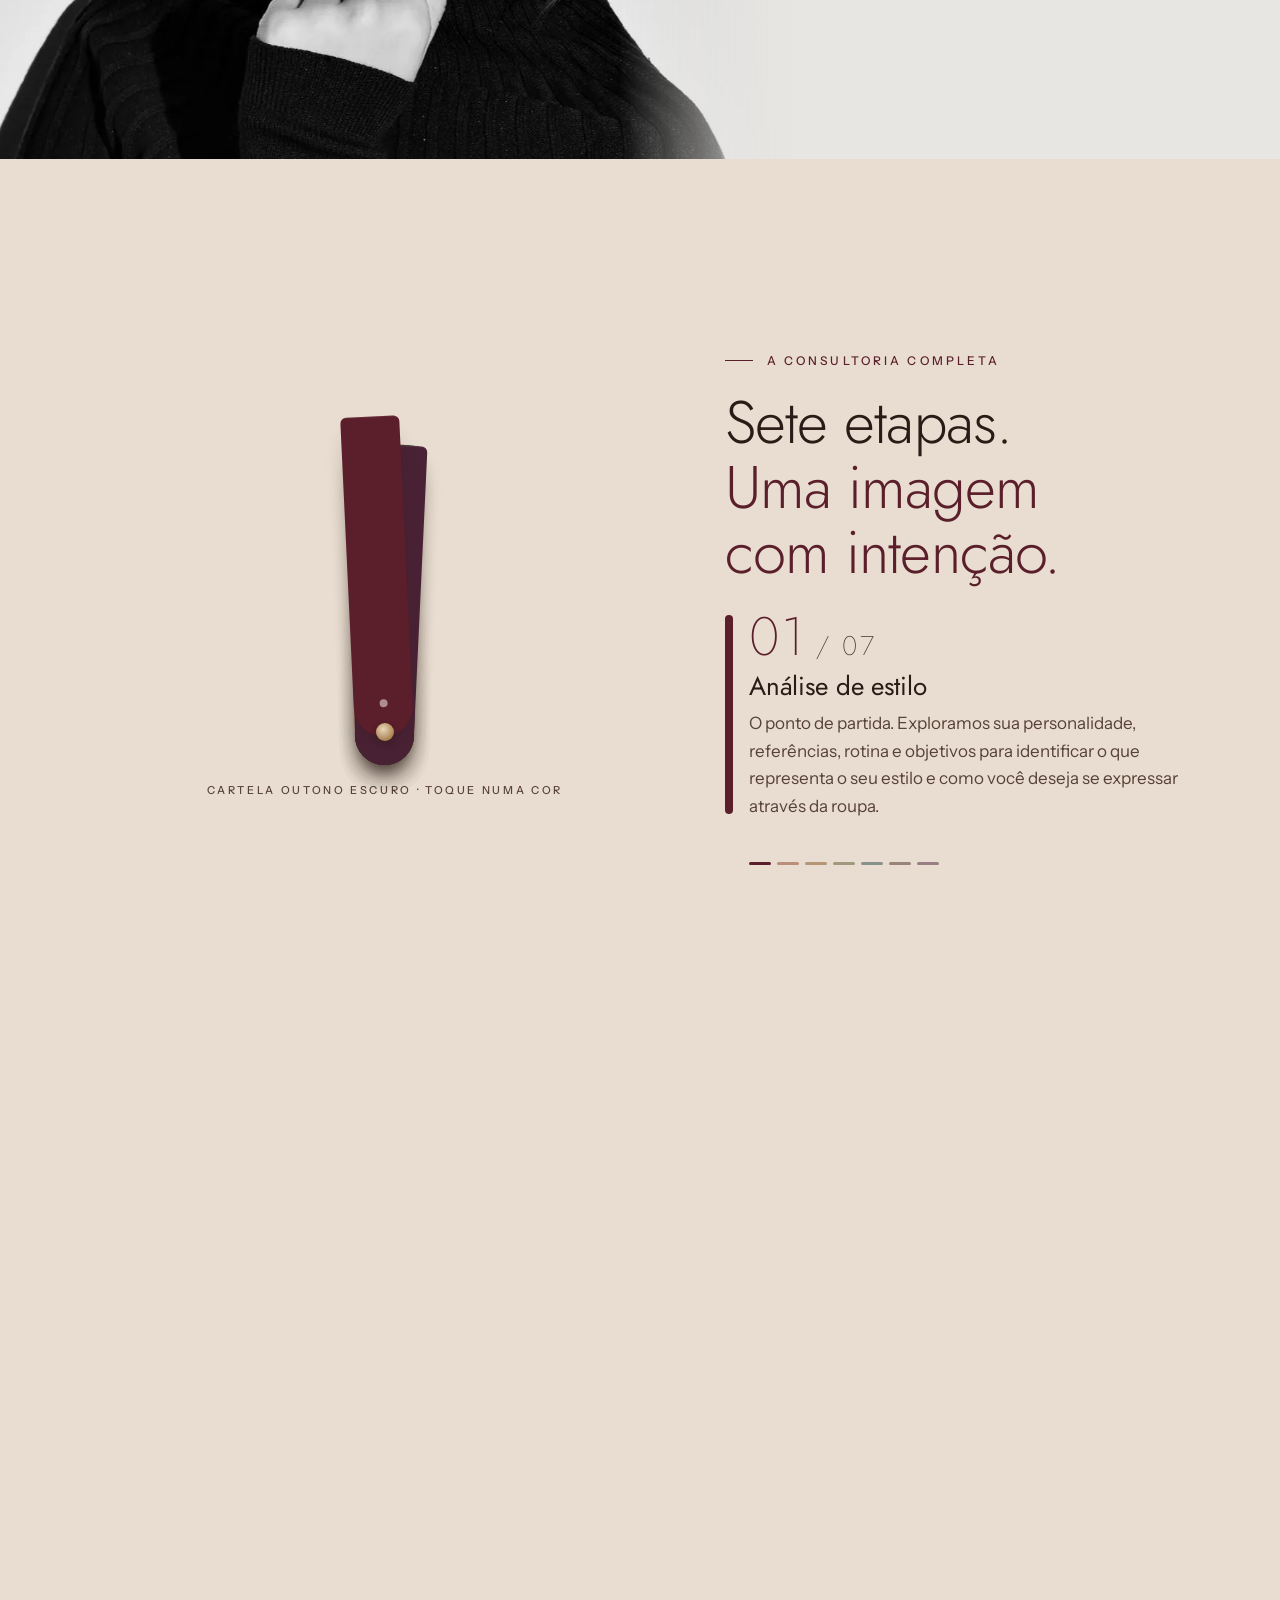
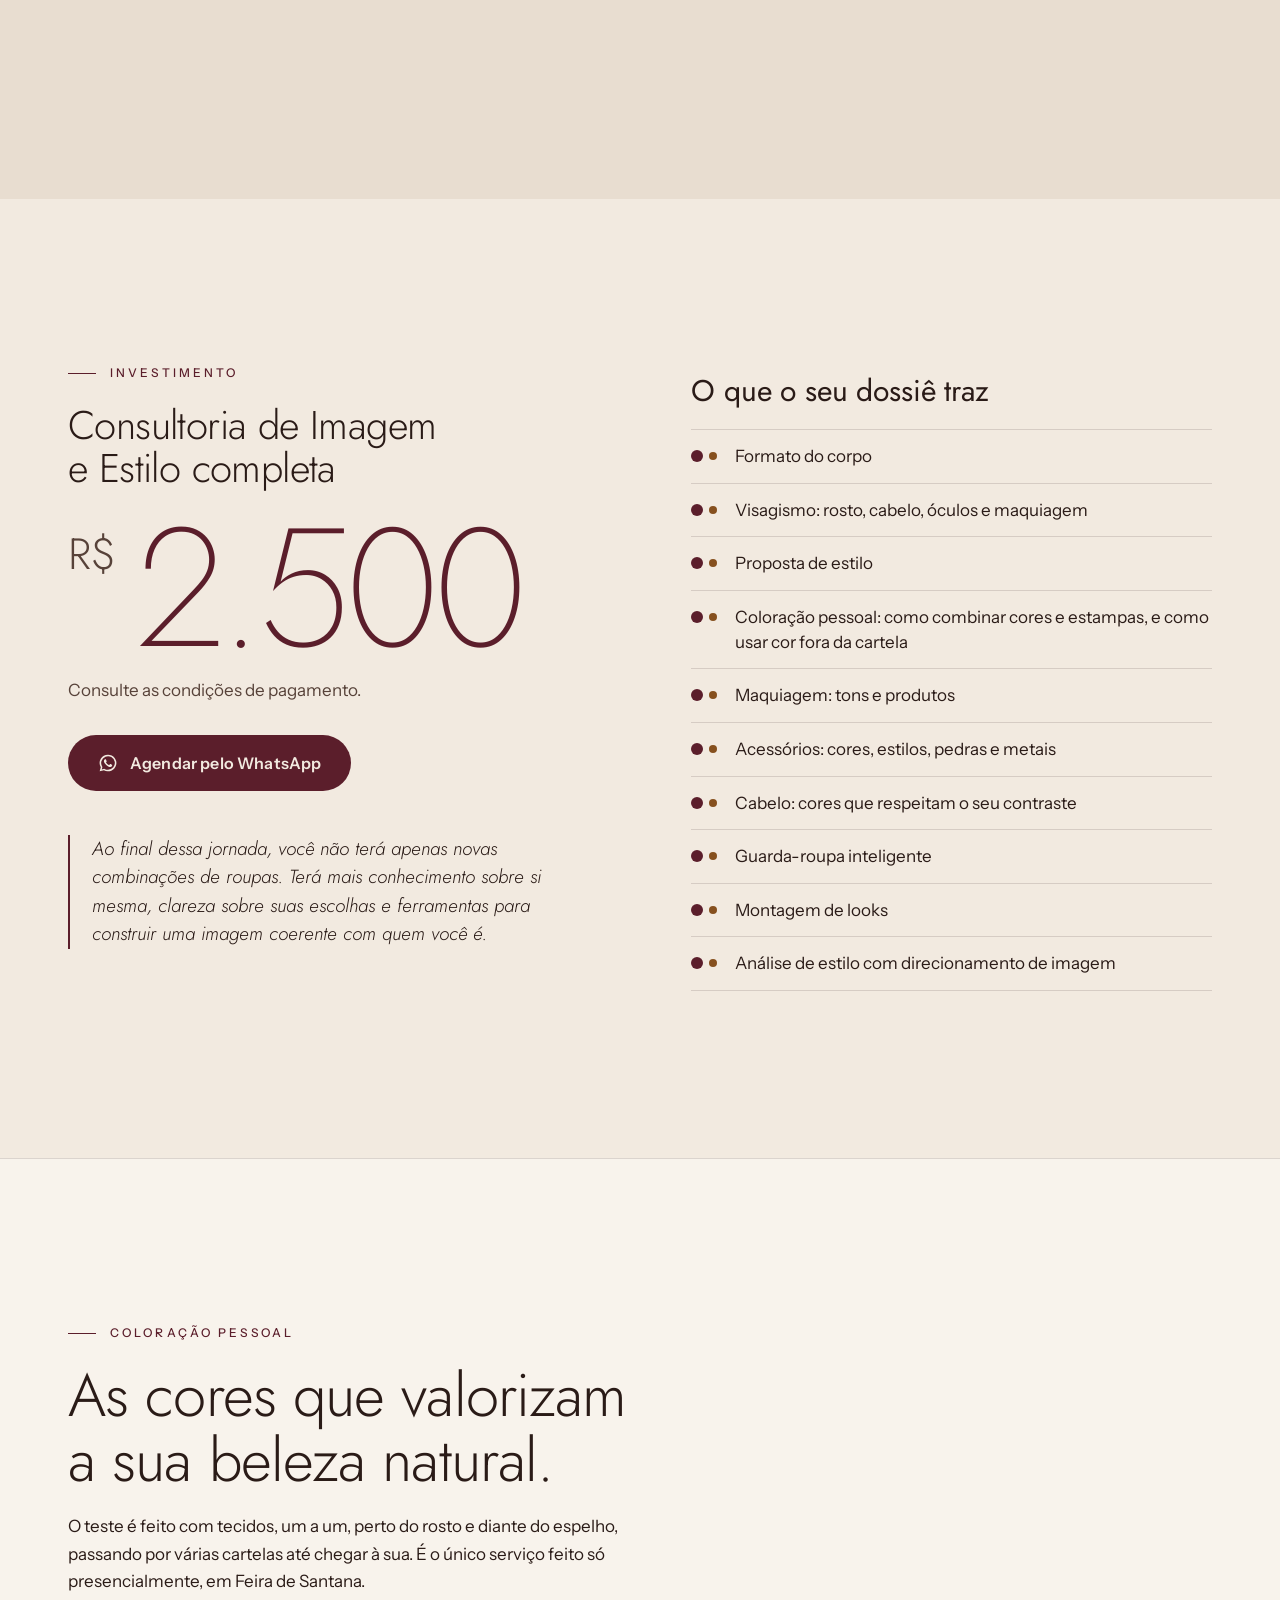
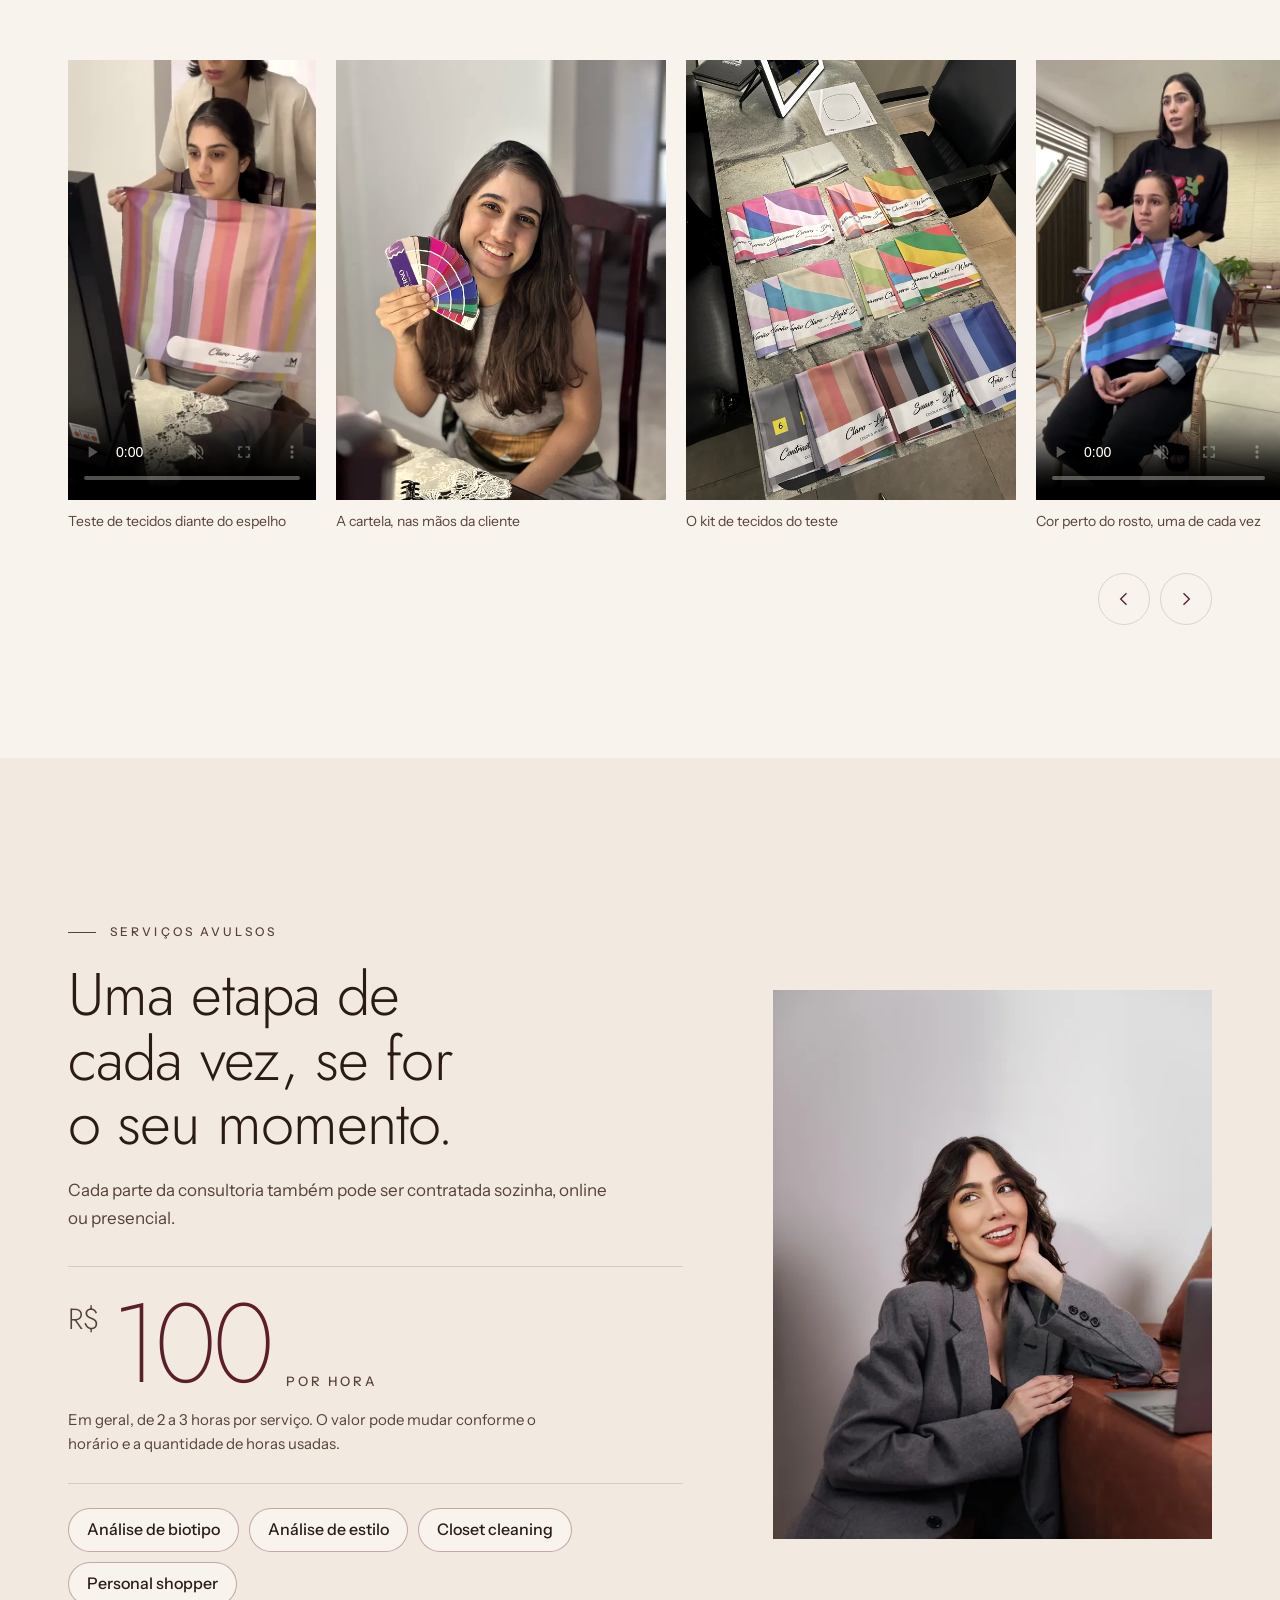
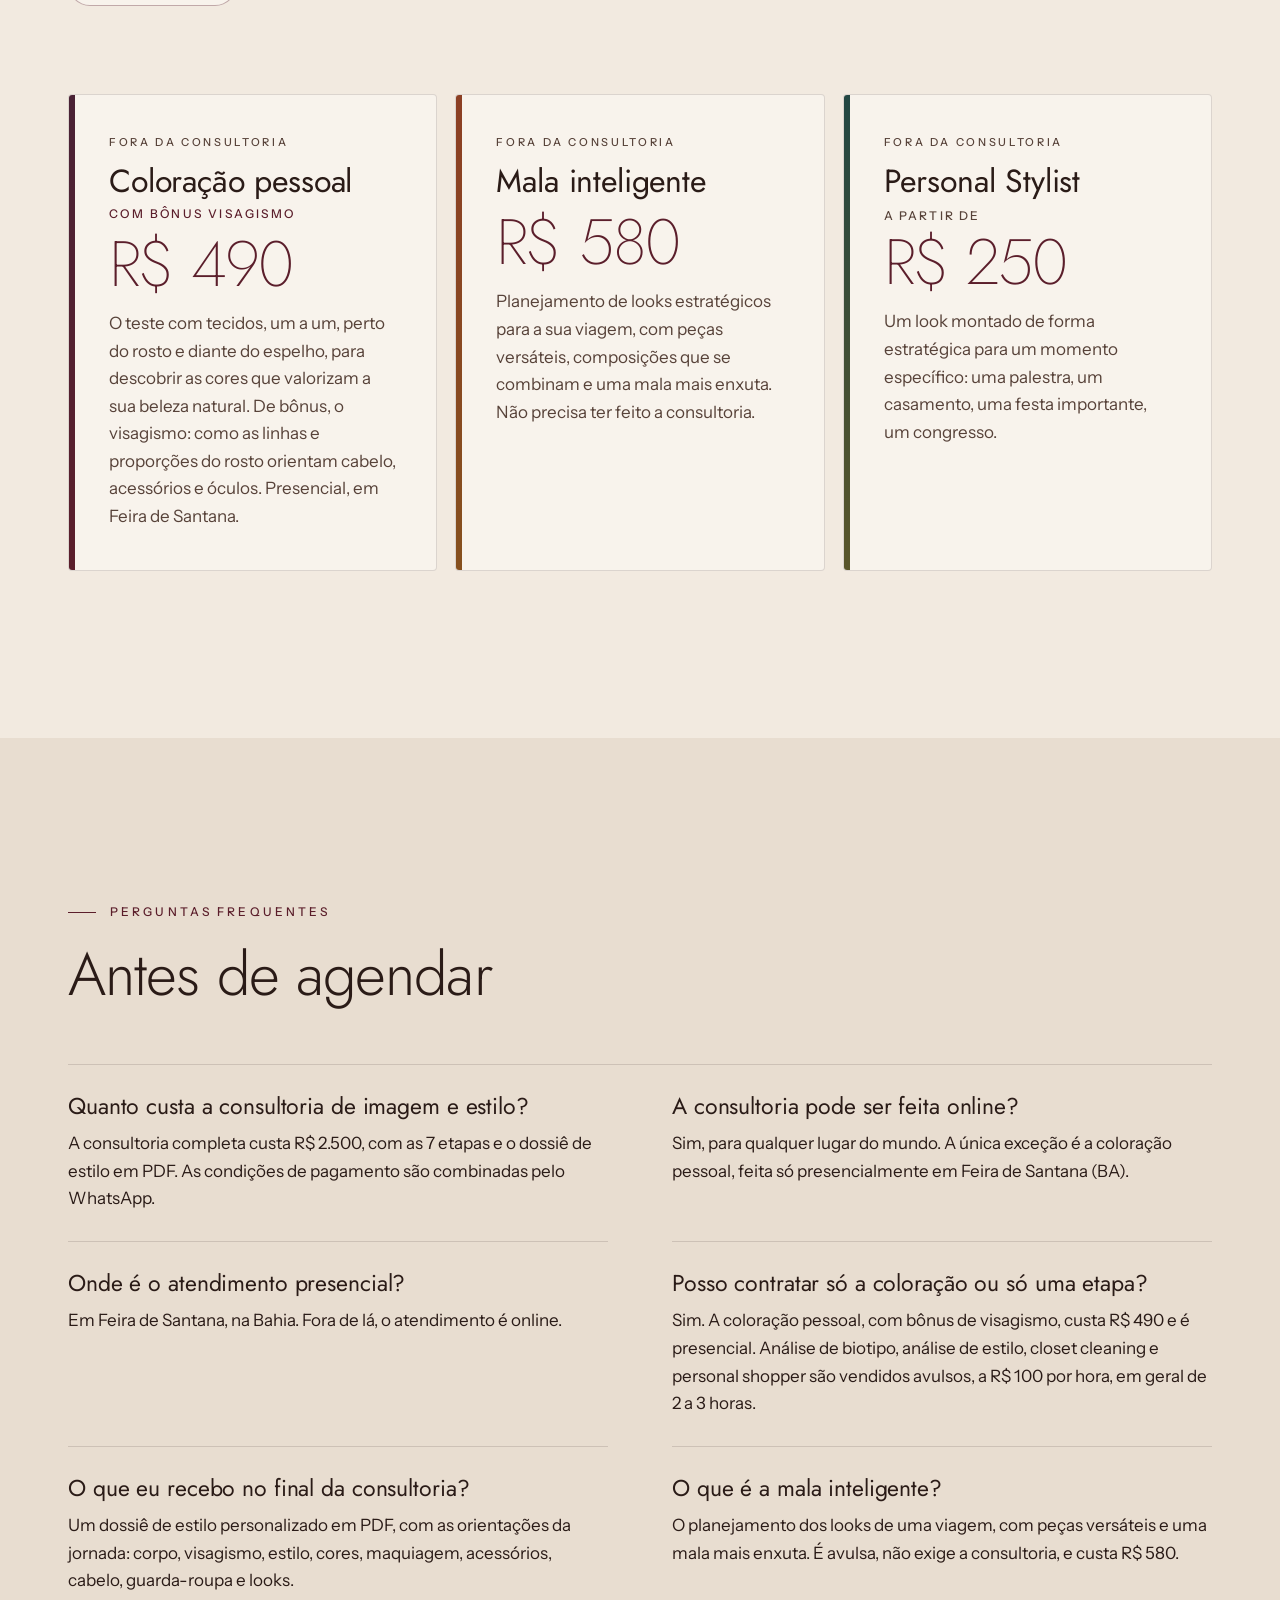
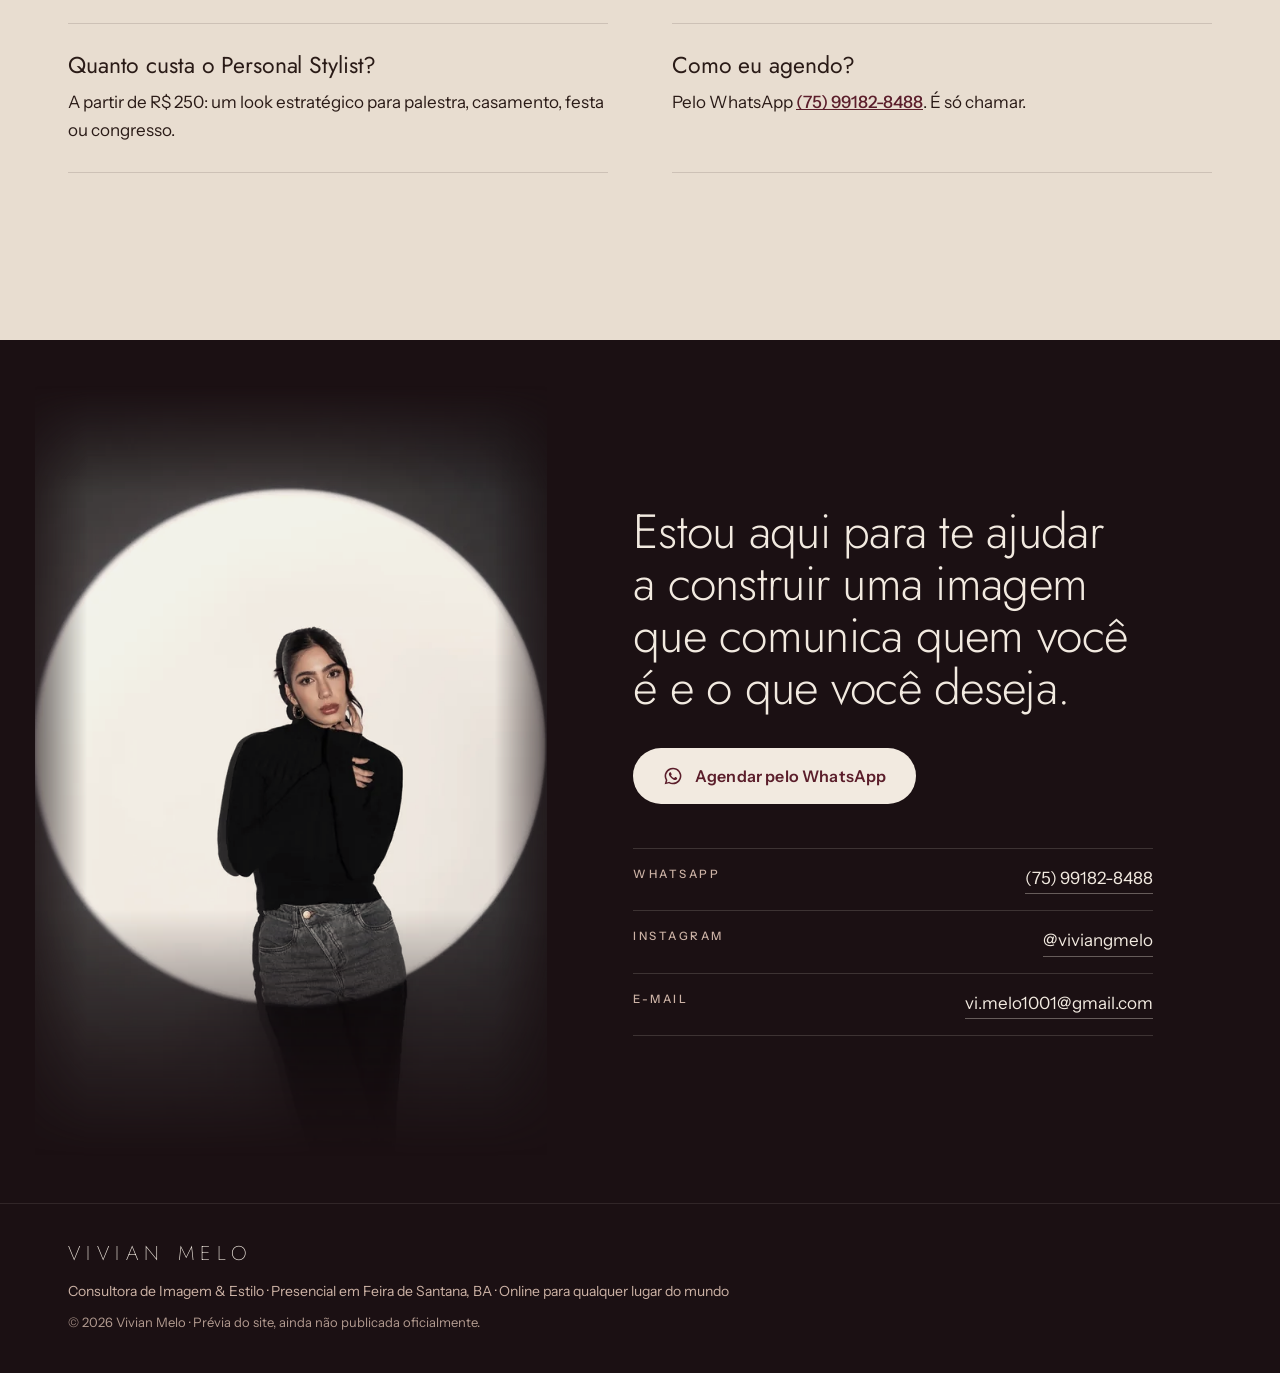
<file: vivian-melo/index.html>
<!DOCTYPE html>
<html lang="pt-BR">
<head>
<meta charset="UTF-8" />
<meta name="viewport" content="width=device-width, initial-scale=1, viewport-fit=cover" />
<meta name="robots" content="noindex, nofollow" />
<title>Vivian Melo | Consultora de Imagem &amp; Estilo em Feira de Santana e online</title>
<meta name="description" content="Consultoria de imagem e estilo com Vivian Melo: coloração pessoal, visagismo, análise de estilo, closet cleaning e personal shopper. Presencial em Feira de Santana (BA) e online. Agende pelo WhatsApp." />
<link rel="canonical" href="https://igorjow-code.github.io/igris-marketing-previews/vivian-melo/" />
<meta name="theme-color" content="#F2EAE0" />
<meta name="color-scheme" content="light" />
<meta property="og:type" content="website" />
<meta property="og:locale" content="pt_BR" />
<meta property="og:title" content="Vivian Melo | Consultora de Imagem & Estilo" />
<meta property="og:description" content="Descubra como se vestir sendo você. Consultoria de imagem e estilo em Feira de Santana e online." />
<meta property="og:url" content="https://igorjow-code.github.io/igris-marketing-previews/vivian-melo/" />
<meta property="og:image" content="https://igorjow-code.github.io/igris-marketing-previews/vivian-melo/img/og.jpg" />
<meta name="twitter:card" content="summary_large_image" />
<link rel="icon" href="img/favicon.svg" type="image/svg+xml" />
<link rel="preconnect" href="https://fonts.googleapis.com" />
<link rel="preconnect" href="https://fonts.gstatic.com" crossorigin />
<link href="https://fonts.googleapis.com/css2?family=Instrument+Sans:wght@400;500;600&family=Jost:ital,wght@0,200;0,300;0,400;1,300&display=swap" rel="stylesheet" />
<link rel="preload" as="image" href="img/vivian-janela-640.webp" />
<link rel="stylesheet" href="styles.css" />
<script>document.documentElement.classList.add('js');</script>
<script type="application/ld+json">
{
  "@context": "https://schema.org",
  "@graph": [
    {
      "@type": "ProfessionalService",
      "@id": "https://igorjow-code.github.io/igris-marketing-previews/vivian-melo/#negocio",
      "name": "Vivian Melo | Consultora de Imagem & Estilo",
      "description": "Consultoria de imagem e estilo para mulheres: análise de estilo, coloração pessoal, visagismo, análise de biotipo, closet cleaning, personal shopper, montagem de looks, mala inteligente e personal stylist para eventos. Presencial em Feira de Santana (BA) e online.",
      "url": "https://igorjow-code.github.io/igris-marketing-previews/vivian-melo/",
      "image": "https://igorjow-code.github.io/igris-marketing-previews/vivian-melo/img/og.jpg",
      "telephone": "+55 75 99182-8488",
      "email": "vi.melo1001@gmail.com",
      "address": { "@type": "PostalAddress", "addressLocality": "Feira de Santana", "addressRegion": "BA", "addressCountry": "BR" },
      "areaServed": [
        { "@type": "City", "name": "Feira de Santana" },
        { "@type": "Place", "name": "Online, qualquer lugar do mundo" }
      ],
      "knowsAbout": ["consultoria de imagem", "consultoria de estilo", "coloração pessoal", "visagismo", "análise de biotipo", "closet cleaning", "personal shopper", "montagem de looks", "personal stylist"],
      "sameAs": ["https://www.instagram.com/viviangmelo/"],
      "founder": { "@id": "https://igorjow-code.github.io/igris-marketing-previews/vivian-melo/#vivian" },
      "contactPoint": { "@type": "ContactPoint", "contactType": "agendamento", "telephone": "+55 75 99182-8488", "availableLanguage": "pt-BR", "url": "https://wa.me/5575991828488" }
    },
    {
      "@type": "Person",
      "@id": "https://igorjow-code.github.io/igris-marketing-previews/vivian-melo/#vivian",
      "name": "Vivian Melo",
      "jobTitle": "Consultora de Imagem e Estilo",
      "worksFor": { "@id": "https://igorjow-code.github.io/igris-marketing-previews/vivian-melo/#negocio" },
      "hasCredential": ["Marketing Fashion", "Fashion Business", "Consultoria de Imagem e Estilo"],
      "sameAs": ["https://www.instagram.com/viviangmelo/"]
    },
    {
      "@type": "WebSite",
      "@id": "https://igorjow-code.github.io/igris-marketing-previews/vivian-melo/#site",
      "name": "Vivian Melo",
      "url": "https://igorjow-code.github.io/igris-marketing-previews/vivian-melo/",
      "inLanguage": "pt-BR",
      "publisher": { "@id": "https://igorjow-code.github.io/igris-marketing-previews/vivian-melo/#negocio" }
    },
    {
      "@type": "WebPage",
      "@id": "https://igorjow-code.github.io/igris-marketing-previews/vivian-melo/#pagina",
      "url": "https://igorjow-code.github.io/igris-marketing-previews/vivian-melo/",
      "name": "Vivian Melo | Consultora de Imagem & Estilo em Feira de Santana e online",
      "isPartOf": { "@id": "https://igorjow-code.github.io/igris-marketing-previews/vivian-melo/#site" },
      "about": { "@id": "https://igorjow-code.github.io/igris-marketing-previews/vivian-melo/#negocio" },
      "datePublished": "2026-11-18",
      "dateModified": "2026-11-18",
      "inLanguage": "pt-BR"
    },
    {
      "@type": "Service",
      "@id": "https://igorjow-code.github.io/igris-marketing-previews/vivian-melo/#servicos",
      "name": "Consultoria de Imagem e Estilo",
      "provider": { "@id": "https://igorjow-code.github.io/igris-marketing-previews/vivian-melo/#negocio" },
      "areaServed": "Feira de Santana (BA) e online",
      "hasOfferCatalog": {
        "@type": "OfferCatalog",
        "name": "Serviços de Vivian Melo",
        "itemListElement": [
          { "@type": "Offer", "name": "Consultoria de Imagem e Estilo completa", "description": "Análise de estilo, coloração pessoal e visagismo, closet cleaning, personal shopper, montagem de looks, direcionamento de imagem e dossiê de estilo personalizado em PDF.", "price": "2500", "priceCurrency": "BRL" },
          { "@type": "Offer", "name": "Coloração pessoal com bônus visagismo", "description": "Teste de cores com tecidos perto do rosto e diante do espelho, com visagismo de bônus. Presencial, em Feira de Santana.", "price": "490", "priceCurrency": "BRL" },
          { "@type": "Offer", "name": "Serviços avulsos (análise de biotipo, análise de estilo, closet cleaning, personal shopper)", "priceSpecification": { "@type": "UnitPriceSpecification", "price": "100", "priceCurrency": "BRL", "unitText": "hora" } },
          { "@type": "Offer", "name": "Mala inteligente", "description": "Planejamento de looks estratégicos para viagem, com peças versáteis e mala enxuta.", "price": "580", "priceCurrency": "BRL" },
          { "@type": "Offer", "name": "Personal Stylist", "description": "Look estratégico para um momento específico: palestra, casamento, festa ou congresso.", "priceSpecification": { "@type": "PriceSpecification", "minPrice": "250", "priceCurrency": "BRL" } }
        ]
      }
    },
    {
      "@type": "HowTo",
      "@id": "https://igorjow-code.github.io/igris-marketing-previews/vivian-melo/#etapas",
      "name": "Etapas da Consultoria de Imagem e Estilo",
      "step": [
        { "@type": "HowToStep", "position": 1, "name": "Análise de estilo" },
        { "@type": "HowToStep", "position": 2, "name": "Coloração pessoal e visagismo" },
        { "@type": "HowToStep", "position": 3, "name": "Closet cleaning" },
        { "@type": "HowToStep", "position": 4, "name": "Personal shopper" },
        { "@type": "HowToStep", "position": 5, "name": "Montagem de looks" },
        { "@type": "HowToStep", "position": 6, "name": "Direcionamento de imagem" },
        { "@type": "HowToStep", "position": 7, "name": "Dossiê de estilo personalizado" }
      ]
    },
    {
      "@type": "FAQPage",
      "@id": "https://igorjow-code.github.io/igris-marketing-previews/vivian-melo/#faq",
      "mainEntity": [
        { "@type": "Question", "name": "Quanto custa a consultoria de imagem e estilo com a Vivian Melo?", "acceptedAnswer": { "@type": "Answer", "text": "A consultoria completa custa R$ 2.500, com as 7 etapas e o dossiê de estilo personalizado em PDF. As condições de pagamento são combinadas pelo WhatsApp." } },
        { "@type": "Question", "name": "A consultoria de imagem pode ser feita online?", "acceptedAnswer": { "@type": "Answer", "text": "Sim, para qualquer lugar do mundo. A única exceção é a coloração pessoal, feita só presencialmente em Feira de Santana (BA)." } },
        { "@type": "Question", "name": "Onde é o atendimento presencial?", "acceptedAnswer": { "@type": "Answer", "text": "Em Feira de Santana, na Bahia. Fora de lá, o atendimento é online." } },
        { "@type": "Question", "name": "Posso contratar só a coloração pessoal ou só uma etapa?", "acceptedAnswer": { "@type": "Answer", "text": "Sim. A coloração pessoal, com bônus de visagismo, custa R$ 490 e é presencial, em Feira de Santana. Análise de biotipo, análise de estilo, closet cleaning e personal shopper podem ser contratados avulsos, a R$ 100 por hora, em geral de 2 a 3 horas. O valor pode mudar conforme o horário e as horas usadas." } },
        { "@type": "Question", "name": "O que eu recebo no final da consultoria?", "acceptedAnswer": { "@type": "Answer", "text": "Um dossiê de estilo personalizado em PDF, com formato do corpo, visagismo, proposta de estilo, coloração pessoal, maquiagem, acessórios, cabelo, guarda-roupa inteligente, montagem de looks e análise de estilo com direcionamento de imagem." } },
        { "@type": "Question", "name": "O que é a mala inteligente?", "acceptedAnswer": { "@type": "Answer", "text": "É o planejamento de looks estratégicos para uma viagem, com peças versáteis e uma mala mais enxuta. É um serviço avulso, não precisa ter feito a consultoria, e custa R$ 580." } },
        { "@type": "Question", "name": "Quanto custa o Personal Stylist?", "acceptedAnswer": { "@type": "Answer", "text": "A partir de R$ 250. É a montagem de um look estratégico para um momento específico, como palestra, casamento, festa ou congresso." } },
        { "@type": "Question", "name": "Como agendar com a Vivian Melo?", "acceptedAnswer": { "@type": "Answer", "text": "Pelo WhatsApp (75) 99182-8488." } }
      ]
    }
  ]
}
</script>
</head>
<body>
<a class="pular" href="#conteudo">Pular para o conteúdo</a>

<header class="hero" id="topo">
 <div class="hero-wrap">
 <div class="hero-topo">
  <p class="wordmark" aria-label="Vivian Melo"><span aria-hidden="true"><span>V</span><span>I</span><span>V</span><span>I</span><span>A</span><span>N</span><span class="sp"> </span><span>M</span><span>E</span><span>L</span><span>O</span></span></p>
  <p class="tag">Consultora de Imagem &amp; Estilo</p>
  <div class="regua" aria-hidden="true"><i style="--c:#5B1E2B"></i><i style="--c:#8C3F24"></i><i style="--c:#86501E"></i><i style="--c:#5A562A"></i><i style="--c:#234743"></i><i style="--c:#4A2C22"></i><i style="--c:#4A2235"></i></div>
 </div>
  <div class="hero-grid">
    <figure class="hero-foto hero-foto--a">
      <div class="moldura"><img src="img/vivian-janela-640.webp" srcset="img/vivian-janela-640.webp 640w, img/vivian-janela-1065.webp 1065w" sizes="(min-width:1024px) 26vw, 100vw" width="1065" height="1600" alt="Vivian Melo sentada perto da janela, de blazer cinza e calça marrom, olhando para a câmera" fetchpriority="high" /></div>
    </figure>
    <div class="hero-texto">
      <h1><span class="linha"><span>Descubra como</span></span> <span class="linha"><span>se vestir</span></span> <span class="linha"><span><em>sendo você.</em></span></span></h1>
      <p class="lede">Consultoria de imagem e estilo para a mulher que quer olhar no espelho e reconhecer quem ela é.</p>
      <a class="btn" href="https://wa.me/5575991828488?text=Ol%C3%A1%2C%20Vivian!%20Vi%20seu%20site%20e%20quero%20agendar." target="_blank" rel="noopener">
        <svg class="ico" viewBox="0 0 24 24" aria-hidden="true"><path fill="currentColor" d="M12 2a10 10 0 0 0-8.64 15.05L2 22l5.08-1.33A10 10 0 1 0 12 2Zm0 18.2a8.2 8.2 0 0 1-4.18-1.15l-.3-.18-3.02.79.8-2.94-.2-.31A8.2 8.2 0 1 1 12 20.2Zm4.5-6.14c-.25-.12-1.46-.72-1.69-.8-.23-.08-.39-.12-.55.12-.17.25-.64.8-.78.97-.14.16-.29.18-.53.06a6.7 6.7 0 0 1-3.32-2.9c-.25-.43.25-.4.72-1.33.08-.16.04-.3-.02-.43-.06-.12-.55-1.33-.76-1.82-.2-.48-.4-.41-.55-.42h-.47a.9.9 0 0 0-.65.3 2.74 2.74 0 0 0-.86 2.04 4.76 4.76 0 0 0 1 2.53 10.9 10.9 0 0 0 4.18 3.69c1.55.67 2.16.73 2.94.61.47-.07 1.46-.6 1.66-1.17.2-.58.2-1.07.15-1.17-.06-.1-.22-.16-.47-.28Z"/></svg>
        Agendar pelo WhatsApp
      </a>
      <p class="onde">Presencial em Feira de Santana, BA · Online para qualquer lugar</p>
    </div>
    <figure class="hero-foto hero-foto--b">
      <div class="moldura"><img src="img/vivian-sofa-640.webp" srcset="img/vivian-sofa-640.webp 640w, img/vivian-sofa-1065.webp 1065w" sizes="22vw" width="1065" height="1600" alt="Vivian Melo sentada no chão, encostada no sofá, de blazer cinza e calça marrom" /></div>
    </figure>
  </div>
 </div>
</header>

<main id="conteudo">

  <!-- DOR -->
  <section class="noite dor" aria-labelledby="dor-t">
    <div class="wrap">
      <p class="eyebrow eyebrow--claro" data-r>Talvez você já tenha dito isso</p>
      <h2 id="dor-t" class="dor-grande" data-r>“Tenho muitas roupas, mas nunca sei o que vestir.”</h2>
      <ul class="frases">
        <li data-r>“Sinto que minhas roupas não representam mais quem eu sou.”</li>
        <li data-r>“Quero me vestir melhor, mas não sei por onde começar.”</li>
        <li data-r>“Compro roupas bonitas, mas tenho dificuldade em montar looks.”</li>
        <li data-r>“Quero transmitir mais elegância, sem perder minha personalidade.”</li>
        <li data-r>“Quero parar de comprar por impulso.”</li>
      </ul>
      <p class="virada" data-r>Você não precisa de mais roupas. Precisa de <span class="sub">direção, clareza e intenção</span> nas suas escolhas.</p>
    </div>
  </section>

  <!-- QUEM SOU EU -->
  <section class="quem" aria-labelledby="quem-t">
    <div class="quem-grid">
      <figure class="quem-foto" data-r>
        <img src="img/vivian-gola-alta-640.webp" srcset="img/vivian-gola-alta-640.webp 640w, img/vivian-gola-alta-1065.webp 1065w" sizes="(min-width:900px) 42vw, 100vw" width="1065" height="1600" loading="lazy" alt="Retrato de Vivian Melo de gola alta preta e brincos dourados" />
      </figure>
      <div class="quem-texto">
        <p class="eyebrow" data-r>Quem sou eu</p>
        <h2 id="quem-t" data-r>Há quase 13 anos vestindo mulheres.</h2>
        <p data-r>Sou Vivian Melo, consultora de imagem e estilo. A moda faz parte da minha trajetória: vestindo mulheres e observando como cada escolha pode mudar a maneira como elas se expressam através da roupa.</p>
        <p data-r>Hoje ajudo mulheres a olhar para a própria imagem com mais estratégia, para que se vistam como quem são e comuniquem quem desejam ser, sem se encaixar em padrões e sem deixar a essência de lado.</p>
        <dl class="credenciais">
          <div data-r><dt>Formação</dt><dd>Marketing Fashion · Fashion Business · Consultoria de Imagem e Estilo</dd></div>
          <div data-r><dt>Varejo</dt><dd>Conheço a roupa além da foto bonita: caimento, modelagem, tecido, proporção e comportamento de consumo.</dd></div>
          <div data-r><dt>Olhar</dt><dd>Além das tendências: o que existe por trás de cada escolha. Identidade, intenção e comunicação.</dd></div>
        </dl>
      </div>
    </div>
  </section>

  <!-- PILARES -->
  <section class="pilares" aria-labelledby="pilares-t">
    <div class="wrap">
      <p class="eyebrow eyebrow--centro" data-r>Como eu trabalho</p>
      <h2 id="pilares-t" class="sr">Os três pilares: identidade, estratégia e autonomia</h2>
      <ol class="pilar-lista">
        <li class="pilar" data-r><span class="pilar-p">Identidade</span><span class="pilar-d">Compreender quem é você e o que deseja expressar.</span></li>
        <li class="pilar" data-r><span class="pilar-p">Estratégia</span><span class="pilar-d">Traduzir essa identidade em escolhas visuais conscientes e coerentes.</span></li>
        <li class="pilar" data-r><span class="pilar-p">Autonomia</span><span class="pilar-d">Fazer as próprias escolhas com segurança, sem depender de tendências.</span></li>
      </ol>
    </div>
  </section>

  <!-- FAIXA: essência -->
  <section class="faixa" aria-label="A essência do trabalho">
    <figure class="faixa-foto"><img src="img/vivian-pb-retrato-900.webp" srcset="img/vivian-pb-retrato-900.webp 900w, img/vivian-pb-retrato-1600.webp 1600w" sizes="100vw" width="1600" height="1067" loading="lazy" alt="Retrato em preto e branco de Vivian Melo, de gola alta, com a mão no queixo" /></figure>
    <blockquote class="faixa-frase" data-r>
      <p>Não se trata de aprender a se vestir como alguém. <span class="nw">Trata-se</span> de descobrir como se vestir <em>sendo você</em>.</p>
    </blockquote>
  </section>

  <!-- LEQUE: assinatura -->
  <section class="leque" id="consultoria" aria-labelledby="leque-t">
    <div class="leque-palco">
      <header class="leque-cab">
        <p class="eyebrow">A consultoria completa</p>
        <h2 id="leque-t">Sete etapas. <span class="quebra">Uma imagem com intenção.</span></h2>
      </header>
      <div class="leque-fig" aria-hidden="true">
        <div class="leque-obj">
          <span class="lamina" style="--i:0;--c:#5B1E2B"><span class="lamina-lift"><span class="lamina-in"><span class="lamina-n">01</span><span class="lamina-t">Estilo</span></span></span></span>
          <span class="lamina" style="--i:1;--c:#8C3F24"><span class="lamina-lift"><span class="lamina-in"><span class="lamina-n">02</span><span class="lamina-t">Cores</span></span></span></span>
          <span class="lamina" style="--i:2;--c:#86501E"><span class="lamina-lift"><span class="lamina-in"><span class="lamina-n">03</span><span class="lamina-t">Closet</span></span></span></span>
          <span class="lamina" style="--i:3;--c:#5A562A"><span class="lamina-lift"><span class="lamina-in"><span class="lamina-n">04</span><span class="lamina-t">Shopper</span></span></span></span>
          <span class="lamina" style="--i:4;--c:#234743"><span class="lamina-lift"><span class="lamina-in"><span class="lamina-n">05</span><span class="lamina-t">Looks</span></span></span></span>
          <span class="lamina" style="--i:5;--c:#4A2C22"><span class="lamina-lift"><span class="lamina-in"><span class="lamina-n">06</span><span class="lamina-t">Imagem</span></span></span></span>
          <span class="lamina" style="--i:6;--c:#4A2235"><span class="lamina-lift"><span class="lamina-in"><span class="lamina-n">07</span><span class="lamina-t">Dossiê</span></span></span></span>
          <span class="pino"></span>
        </div>
        <p class="leque-dica">Cartela Outono Escuro · toque numa cor</p>
      </div>
      <ol class="etapas">
        <li class="etapa" style="--c:#5B1E2B"><span class="etapa-n">01<small> / 07</small></span><h3>Análise de estilo</h3><p>O ponto de partida. Exploramos sua personalidade, referências, rotina e objetivos para identificar o que representa o seu estilo e como você deseja se expressar através da roupa.</p></li>
        <li class="etapa" style="--c:#8C3F24"><span class="etapa-n">02<small> / 07</small></span><h3>Coloração pessoal e visagismo</h3><p>As cores que valorizam sua beleza natural, e como as linhas e proporções do rosto e do corpo orientam cabelo, acessórios, óculos e decotes.</p></li>
        <li class="etapa" style="--c:#86501E"><span class="etapa-n">03<small> / 07</small></span><h3>Closet cleaning</h3><p>Um olhar estratégico para o seu guarda-roupa: o que faz sentido para o seu momento e o que pode ser aproveitado, ajustado ou repensado.</p></li>
        <li class="etapa" style="--c:#5A562A"><span class="etapa-n">04<small> / 07</small></span><h3>Personal shopper</h3><p>Compras com direcionamento e propósito, considerando seu estilo, suas necessidades e as lacunas do guarda-roupa. Sem compra por impulso.</p></li>
        <li class="etapa" style="--c:#234743"><span class="etapa-n">05<small> / 07</small></span><h3>Montagem de looks</h3><p>Combinações estratégicas com as suas peças, para multiplicar possibilidades, aproveitar melhor o que você já tem e ganhar praticidade ao se vestir.</p></li>
        <li class="etapa" style="--c:#4A2C22"><span class="etapa-n">06<small> / 07</small></span><h3>Direcionamento de imagem</h3><p>Como cores, modelagens, proporções, combinações e acessórios contribuem para a imagem que você deseja transmitir, aplicados às suas escolhas.</p></li>
        <li class="etapa" style="--c:#4A2235"><span class="etapa-n">07<small> / 07</small></span><h3>Dossiê de estilo personalizado</h3><p>Um material digital em PDF com as principais orientações e descobertas da nossa jornada, para você consultar sempre que precisar.</p></li>
      </ol>
    </div>
  </section>

  <!-- INVESTIMENTO -->
  <section class="investimento" aria-labelledby="inv-t">
    <div class="wrap inv-grid">
      <div class="inv-preco">
        <p class="eyebrow" data-r>Investimento</p>
        <h2 id="inv-t" data-r>Consultoria de Imagem e Estilo completa</h2>
        <p class="valor" data-r><span class="moeda">R$</span>2.500</p>
        <p class="cond" data-r>Consulte as condições de pagamento.</p>
        <a class="btn" data-r href="https://wa.me/5575991828488?text=Ol%C3%A1%2C%20Vivian!%20Quero%20saber%20sobre%20a%20consultoria%20completa." target="_blank" rel="noopener">
          <svg class="ico" viewBox="0 0 24 24" aria-hidden="true"><use href="#i-wa"/></svg>
          Agendar pelo WhatsApp
        </a>
        <blockquote class="fecho" data-r><p>Ao final dessa jornada, você não terá apenas novas combinações de roupas. Terá mais conhecimento sobre si mesma, clareza sobre suas escolhas e ferramentas para construir uma imagem coerente com quem você é.</p></blockquote>
      </div>
      <div class="inv-dossie">
        <h3 data-r>O que o seu dossiê traz</h3>
        <ul class="dossie">
          <li data-r>Formato do corpo</li>
          <li data-r>Visagismo: rosto, cabelo, óculos e maquiagem</li>
          <li data-r>Proposta de estilo</li>
          <li data-r>Coloração pessoal: como combinar cores e estampas, e como usar cor fora da cartela</li>
          <li data-r>Maquiagem: tons e produtos</li>
          <li data-r>Acessórios: cores, estilos, pedras e metais</li>
          <li data-r>Cabelo: cores que respeitam o seu contraste</li>
          <li data-r>Guarda-roupa inteligente</li>
          <li data-r>Montagem de looks</li>
          <li data-r>Análise de estilo com direcionamento de imagem</li>
        </ul>
      </div>
    </div>
  </section>

  <!-- COLORAÇÃO / BASTIDOR -->
  <section class="bastidor" aria-labelledby="bast-t">
    <div class="wrap bast-cab">
      <p class="eyebrow" data-r>Coloração pessoal</p>
      <h2 id="bast-t" data-r>As cores que valorizam a sua beleza natural.</h2>
      <p data-r>O teste é feito com tecidos, um a um, perto do rosto e diante do espelho, passando por várias cartelas até chegar à sua. É o único serviço feito só presencialmente, em Feira de Santana.</p>
    </div>
    <div class="trilho" tabindex="0" aria-label="Fotos e vídeos de atendimentos de coloração">
      <figure class="peca peca--alta" data-r>
        <video class="vid" muted loop playsinline preload="none" poster="video/espelho.jpg" width="540" height="960" aria-label="Teste de coloração: a cliente diante do espelho enquanto a Vivian troca os tecidos"><source src="video/espelho.mp4" type="video/mp4" /></video>
        <figcaption>Teste de tecidos diante do espelho</figcaption>
      </figure>
      <figure class="peca" data-r>
        <img src="img/cliente-leque-640.webp" width="640" height="853" loading="lazy" alt="Cliente sorrindo com o leque de cores da cartela na mão" />
        <figcaption>A cartela, nas mãos da cliente</figcaption>
      </figure>
      <figure class="peca" data-r>
        <img src="img/kit-tecidos-640.webp" width="640" height="853" loading="lazy" alt="Kit de tecidos coloridos para teste de coloração, organizado sobre a mesa" />
        <figcaption>O kit de tecidos do teste</figcaption>
      </figure>
      <figure class="peca peca--alta" data-r>
        <video class="vid" muted loop playsinline preload="none" poster="video/tecidos.jpg" width="540" height="960" aria-label="A Vivian apoia tecidos coloridos sobre os ombros da cliente durante a coloração"><source src="video/tecidos.mp4" type="video/mp4" /></video>
        <figcaption>Cor perto do rosto, uma de cada vez</figcaption>
      </figure>
      <figure class="peca" data-r>
        <img src="img/cliente-tecido-640.webp" width="640" height="853" loading="lazy" alt="Cliente segurando um tecido rosa estampado do teste de coloração" />
        <figcaption>Cada tecido, uma resposta</figcaption>
      </figure>
    </div>
    <div class="trilho-nav">
      <button type="button" data-dir="-1" aria-label="Voltar"><svg viewBox="0 0 24 24" aria-hidden="true"><path d="M15 5l-7 7 7 7" fill="none" stroke="currentColor" stroke-width="1.6"/></svg></button>
      <button type="button" data-dir="1" aria-label="Avançar"><svg viewBox="0 0 24 24" aria-hidden="true"><path d="M9 5l7 7-7 7" fill="none" stroke="currentColor" stroke-width="1.6"/></svg></button>
    </div>
  </section>

  <!-- AVULSOS -->
  <section class="avulsos" id="servicos" aria-labelledby="av-t">
    <div class="wrap av-grid">
      <div class="av-texto">
        <p class="eyebrow" data-r>Serviços avulsos</p>
        <h2 id="av-t" data-r>Uma etapa de cada vez, se for o seu momento.</h2>
        <p data-r>Cada parte da consultoria também pode ser contratada sozinha, online ou presencial.</p>
        <div class="hora" data-r>
          <p class="hora-valor"><span class="moeda">R$</span>100<span class="hora-un">por hora</span></p>
          <p class="hora-nota">Em geral, de 2 a 3 horas por serviço. O valor pode mudar conforme o horário e a quantidade de horas usadas.</p>
        </div>
        <ul class="chips" aria-label="Serviços avulsos">
          <li data-r>Análise de biotipo</li>
          <li data-r>Análise de estilo</li>
          <li data-r>Closet cleaning</li>
          <li data-r>Personal shopper</li>
        </ul>      </div>
      <figure class="av-foto" data-r>
        <img src="img/vivian-sorriso-640.webp" srcset="img/vivian-sorriso-640.webp 640w, img/vivian-sorriso-1065.webp 1065w" sizes="(min-width:900px) 34vw, 100vw" width="1065" height="1600" loading="lazy" alt="Vivian Melo sorrindo, sentada ao lado do notebook" />
      </figure>
    </div>
    <div class="wrap extras">
      <article class="extra" data-r>
        <p class="extra-tag">Fora da consultoria</p>
        <h3>Coloração pessoal <span class="extra-bonus">com bônus visagismo</span></h3>
        <p class="extra-valor">R$ 490</p>
        <p>O teste com tecidos, um a um, perto do rosto e diante do espelho, para descobrir as cores que valorizam a sua beleza natural. De bônus, o visagismo: como as linhas e proporções do rosto orientam cabelo, acessórios e óculos. Presencial, em Feira de Santana.</p>
      </article>
      <article class="extra" data-r>
        <p class="extra-tag">Fora da consultoria</p>
        <h3>Mala inteligente</h3>
        <p class="extra-valor">R$ 580</p>
        <p>Planejamento de looks estratégicos para a sua viagem, com peças versáteis, composições que se combinam e uma mala mais enxuta. Não precisa ter feito a consultoria.</p>
      </article>
      <article class="extra" data-r>
        <p class="extra-tag">Fora da consultoria</p>
        <h3>Personal Stylist</h3>
        <p class="extra-valor"><small>a partir de</small> R$ 250</p>
        <p>Um look montado de forma estratégica para um momento específico: uma palestra, um casamento, uma festa importante, um congresso.</p>
      </article>
    </div>
  </section>

  <!-- FAQ -->
  <section class="faq" aria-labelledby="faq-t">
    <div class="wrap">
      <p class="eyebrow" data-r>Perguntas frequentes</p>
      <h2 id="faq-t" data-r>Antes de agendar</h2>
      <div class="faq-grid">
        <div class="qa" data-r><h3>Quanto custa a consultoria de imagem e estilo?</h3><p>A consultoria completa custa R$ 2.500, com as 7 etapas e o dossiê de estilo em PDF. As condições de pagamento são combinadas pelo WhatsApp.</p></div>
        <div class="qa" data-r><h3>A consultoria pode ser feita online?</h3><p>Sim, para qualquer lugar do mundo. A única exceção é a coloração pessoal, feita só presencialmente em Feira de Santana (BA).</p></div>
        <div class="qa" data-r><h3>Onde é o atendimento presencial?</h3><p>Em Feira de Santana, na Bahia. Fora de lá, o atendimento é online.</p></div>
        <div class="qa" data-r><h3>Posso contratar só a coloração ou só uma etapa?</h3><p>Sim. A coloração pessoal, com bônus de visagismo, custa R$ 490 e é presencial. Análise de biotipo, análise de estilo, closet cleaning e personal shopper são vendidos avulsos, a R$ 100 por hora, em geral de 2 a 3 horas.</p></div>
        <div class="qa" data-r><h3>O que eu recebo no final da consultoria?</h3><p>Um dossiê de estilo personalizado em PDF, com as orientações da jornada: corpo, visagismo, estilo, cores, maquiagem, acessórios, cabelo, guarda-roupa e looks.</p></div>
        <div class="qa" data-r><h3>O que é a mala inteligente?</h3><p>O planejamento dos looks de uma viagem, com peças versáteis e uma mala mais enxuta. É avulsa, não exige a consultoria, e custa R$ 580.</p></div>
        <div class="qa" data-r><h3>Quanto custa o Personal Stylist?</h3><p>A partir de R$ 250: um look estratégico para palestra, casamento, festa ou congresso.</p></div>
        <div class="qa" data-r><h3>Como eu agendo?</h3><p>Pelo WhatsApp <a href="https://wa.me/5575991828488" target="_blank" rel="noopener">(75) 99182-8488</a>. É só chamar.</p></div>
      </div>
    </div>
  </section>

  <!-- CTA FINAL -->
  <section class="final" id="agendar" aria-labelledby="final-t">
    <div class="final-grid">
      <figure class="final-foto" data-r>
        <img src="img/vivian-circulo-luz-640.webp" srcset="img/vivian-circulo-luz-640.webp 640w, img/vivian-circulo-luz-1065.webp 1065w" sizes="(min-width:900px) 40vw, 100vw" width="1065" height="1600" loading="lazy" alt="Vivian Melo de preto, em pé dentro de um círculo de luz" />
      </figure>
      <div class="final-texto">
        <h2 id="final-t" data-r>Estou aqui para te ajudar a construir uma imagem que comunica quem você é e o que você deseja.</h2>
        <a class="btn btn--claro" data-r href="https://wa.me/5575991828488?text=Ol%C3%A1%2C%20Vivian!%20Vi%20seu%20site%20e%20quero%20agendar." target="_blank" rel="noopener">
          <svg class="ico" viewBox="0 0 24 24" aria-hidden="true"><use href="#i-wa"/></svg>
          Agendar pelo WhatsApp
        </a>
        <ul class="contatos" data-r>
          <li><span>WhatsApp</span><a href="https://wa.me/5575991828488" target="_blank" rel="noopener">(75) 99182-8488</a></li>
          <li><span>Instagram</span><a href="https://www.instagram.com/viviangmelo/" target="_blank" rel="noopener">@viviangmelo</a></li>
          <li><span>E-mail</span><a href="mailto:vi.melo1001@gmail.com">vi.melo1001@gmail.com</a></li>
        </ul>
      </div>
    </div>
  </section>
</main>

<footer class="rodape">
  <div class="wrap rodape-grid">
    <p class="rodape-marca">VIVIAN MELO</p>
    <p>Consultora de Imagem &amp; Estilo · Presencial em Feira de Santana, BA · Online para qualquer lugar do mundo</p>
    <p class="rodape-nota">© 2026 Vivian Melo · Prévia do site, ainda não publicada oficialmente.</p>
  </div>
</footer>

<a class="flutua" href="https://wa.me/5575991828488?text=Ol%C3%A1%2C%20Vivian!%20Vi%20seu%20site%20e%20quero%20agendar." target="_blank" rel="noopener" aria-label="Agendar pelo WhatsApp" tabindex="-1">
  <svg class="ico" viewBox="0 0 24 24" aria-hidden="true"><use href="#i-wa"/></svg>
  <span>Agendar</span>
</a>

<svg width="0" height="0" style="position:absolute" aria-hidden="true">
  <symbol id="i-wa" viewBox="0 0 24 24"><path fill="currentColor" d="M12 2a10 10 0 0 0-8.64 15.05L2 22l5.08-1.33A10 10 0 1 0 12 2Zm0 18.2a8.2 8.2 0 0 1-4.18-1.15l-.3-.18-3.02.79.8-2.94-.2-.31A8.2 8.2 0 1 1 12 20.2Zm4.5-6.14c-.25-.12-1.46-.72-1.69-.8-.23-.08-.39-.12-.55.12-.17.25-.64.8-.78.97-.14.16-.29.18-.53.06a6.7 6.7 0 0 1-3.32-2.9c-.25-.43.25-.4.72-1.33.08-.16.04-.3-.02-.43-.06-.12-.55-1.33-.76-1.82-.2-.48-.4-.41-.55-.42h-.47a.9.9 0 0 0-.65.3 2.74 2.74 0 0 0-.86 2.04 4.76 4.76 0 0 0 1 2.53 10.9 10.9 0 0 0 4.18 3.69c1.55.67 2.16.73 2.94.61.47-.07 1.46-.6 1.66-1.17.2-.58.2-1.07.15-1.17-.06-.1-.22-.16-.47-.28Z"/></symbol>
</svg>

<script src="script.js" defer></script>
</body>
</html>
</file>
<file: joao-netto/styles.css>
/* João Netto | Nutripersonal — prévia IGRIS MARKETING (19/11/2026)
   Direção: "Ficha do protocolo". Chão giz, cobalto do palco, marca-texto só nos riscos. */

:root {
  --giz: #F3F4F0;
  --ficha: #FBFBF7;
  --tinta: #0F1524;
  --tinta2: #3A4256;
  --cobalto: #1B3FD1;
  --cobalto-esc: #122C99;
  --marca: #F5D90A;
  --linha: rgba(15, 21, 36, .12);
  --sai: cubic-bezier(.16, 1, .3, 1);
  --bate: cubic-bezier(.34, 1.56, .64, 1);
  --gut: 16px;
  --topo-h: 60px;
  --cond: 'Archivo', 'Arial Narrow', sans-serif;
}

*, *::before, *::after { box-sizing: border-box; }
html { -webkit-text-size-adjust: 100%; scroll-padding-top: calc(var(--topo-h) + 12px); }
main > section { overflow-x: clip; }
body {
  margin: 0;
  background: var(--giz);
  color: var(--tinta);
  font-family: var(--cond);
  font-stretch: 100%;
  font-size: 17px;
  font-weight: 450;
  line-height: 1.6;
  overflow-x: clip;
}
img, video, svg { display: block; max-width: 100%; }
a { color: inherit; }
::selection { background: var(--marca); color: var(--tinta); }
:focus-visible { outline: 3px solid var(--cobalto); outline-offset: 3px; border-radius: 4px; }
h1, h2, h3 { margin: 0; text-wrap: balance; }
p { margin: 0; text-wrap: pretty; }

.pular { position: absolute; left: -999px; top: 8px; z-index: 100; background: var(--tinta); color: var(--giz); padding: 12px 16px; }
.pular:focus { left: 8px; }

.olho {
  font-stretch: 75%; font-weight: 800; font-size: 14px; letter-spacing: .14em; text-transform: uppercase;
  color: var(--cobalto); margin-bottom: 10px;
}
.titulo-secao, .quem h2, .ficha-texto h2, .faq h2 {
  font-stretch: 68%; font-weight: 850; text-transform: uppercase; letter-spacing: -.01em;
  line-height: .95; font-size: clamp(38px, 10vw, 76px);
}

/* ---------- botões ---------- */
.btn {
  display: inline-flex; align-items: center; justify-content: center; gap: 10px;
  min-height: 52px; padding: 0 26px; border-radius: 999px;
  font-stretch: 85%; font-weight: 800; font-size: 17px; letter-spacing: .02em; text-transform: uppercase;
  text-decoration: none; transition: transform .35s var(--sai), background-color .35s var(--sai), color .35s var(--sai);
}
.btn:active { transform: scale(.97); }
.btn svg { width: 20px; height: 20px; fill: none; stroke: currentColor; stroke-width: 2; }
.btn-cheio { background: var(--cobalto); color: #fff; }
.btn-cheio:hover { background: var(--cobalto-esc); }
.btn-linha { color: var(--tinta); box-shadow: inset 0 0 0 2px var(--tinta); }
.btn-linha:hover { background: var(--tinta); color: var(--giz); }
.btn-claro { background: var(--giz); color: var(--cobalto-esc); }
.btn-claro:hover { background: var(--marca); color: var(--tinta); }

/* ---------- topo ---------- */
.topo {
  position: fixed; inset: 0 0 auto 0; z-index: 50; height: var(--topo-h);
  display: flex; align-items: center; justify-content: space-between; padding: 0 var(--gut);
  background: rgba(243, 244, 240, .94); backdrop-filter: blur(8px); -webkit-backdrop-filter: blur(8px);
  border-bottom: 1px solid var(--linha);
}
.marca { display: flex; flex-direction: column; line-height: 1; text-decoration: none; min-height: 44px; justify-content: center; }
.marca-nome { font-stretch: 70%; font-weight: 900; font-size: 22px; text-transform: uppercase; letter-spacing: .01em; }
.marca-sub { font-stretch: 100%; font-weight: 700; font-size: 10.5px; letter-spacing: .3em; text-transform: uppercase; color: var(--cobalto); margin-top: 3px; }
.btn-topo { min-height: 44px; padding: 0 16px; font-size: 15px; background: var(--cobalto); color: #fff; }
.btn-topo:hover { background: var(--cobalto-esc); }

/* ---------- 1. capa ---------- */
.hero { padding: calc(var(--topo-h) + 18px) 0 8px; text-align: center; overflow: hidden; }
.hero-tag {
  font-stretch: 80%; font-weight: 700; font-size: 13px; letter-spacing: .12em; text-transform: uppercase; color: var(--tinta2);
  padding: 0 var(--gut);
}
.hero-tag i { font-style: normal; color: var(--cobalto); padding: 0 .3em; }
.so-desk { display: none; }
.capa { position: relative; margin: 22px auto 0; width: 100%; max-width: 640px; }
.capa-titulo { position: relative; z-index: 1; text-transform: uppercase; color: var(--cobalto); line-height: .8; }
.capa-titulo .l1 {
  display: block; font-stretch: 100%; font-weight: 800; font-size: clamp(18px, 5.4vw, 30px); letter-spacing: .16em;
  color: var(--tinta); margin-bottom: .3em; padding-left: .16em;
}
.capa-titulo .l2 {
  display: flex; justify-content: center; font-stretch: 62%; font-weight: 900;
  font-size: clamp(60px, 20vw, 300px); letter-spacing: -.02em; white-space: nowrap;
}
.capa-titulo .l2 > span { display: inline-block; }
.capa-titulo .ponto { color: var(--marca); -webkit-text-stroke: 0; }
.capa-foto {
  position: relative; z-index: 2; width: 92%; height: auto; margin: -30% auto 0;
  -webkit-mask-image: linear-gradient(#000 74%, transparent 97%); mask-image: linear-gradient(#000 74%, transparent 97%);
}
.capa-linhas { list-style: none; margin: 0; padding: 0; position: relative; z-index: 3; }
.capa-linhas li { display: none; }
.hero-base { position: relative; z-index: 3; margin-top: -2%; padding: 0 var(--gut); }
.hero-sub { max-width: 32ch; margin: 0 auto; font-size: 18px; font-weight: 500; color: var(--tinta); text-wrap: balance; }
.hero-acoes { display: flex; flex-wrap: wrap; justify-content: center; gap: 12px; margin-top: 22px; }

/* load coreografado */
.js .capa-titulo .l1, .js .capa-titulo .l2 > span, .js .capa-foto, .js .hero-tag, .js .hero-base, .js .capa-linhas li {
  opacity: 0;
}
.js .capa-titulo .l2 > span { transform: translateY(42%); }
.js .capa-foto { transform: translateY(6%); }
.js .hero-base, .js .hero-tag { transform: translateY(14px); }
.hero.pronto .hero-tag { opacity: 1; transform: none; transition: opacity .7s var(--sai), transform .7s var(--sai); }
.hero.pronto .capa-titulo .l1 { opacity: 1; transition: opacity .8s var(--sai) .1s; }
.hero.pronto .capa-titulo .l2 > span { opacity: 1; transform: none; transition: opacity .7s var(--sai), transform 1s var(--sai); transition-delay: calc(.16s + var(--k) * 45ms); }
.hero.pronto .capa-foto { opacity: 1; transform: none; transition: opacity 1.1s var(--sai) .45s, transform 1.3s var(--sai) .45s; }
.hero.pronto .capa-linhas li { opacity: 1; transform: none; transition: opacity .8s var(--sai), transform .9s var(--sai); transition-delay: calc(.9s + var(--k) * 90ms); }
.hero.pronto .hero-base { opacity: 1; transform: none; transition: opacity .8s var(--sai) .85s, transform .9s var(--sai) .85s; }


/* ---------- 2. dois lados ---------- */
.lados { padding: 56px var(--gut) 64px; text-align: center; }
.lados-intro { max-width: 36ch; margin: 18px auto 0; color: var(--tinta2); font-size: 18px; }
.lados-par { position: relative; display: grid; gap: 14px; margin: 40px auto 0; max-width: 1160px; text-align: left; }
.lado { position: relative; border-radius: 6px; display: flex; flex-direction: column; overflow: hidden; }
.lado-midia { position: relative; aspect-ratio: 1 / 1.08; overflow: hidden; }
.lado-midia video, .lado-midia img { width: 100%; height: 100%; object-fit: cover; object-position: 50% 30%; }
.lado-a .lado-midia video { object-position: 50% 30%; }
.lado-midia::after { content: ''; position: absolute; inset: 62% 0 -1px; background: linear-gradient(transparent, var(--fundo) 96%); }
.lado-a { --fundo: var(--tinta); } .lado-b { --fundo: var(--cobalto); }
.lado-txt { position: relative; z-index: 1; margin-top: -54px; padding: 0 24px 32px; flex: 1; display: flex; flex-direction: column; }
.lado-a { background: var(--tinta); color: var(--giz); }
.lado-b { background: var(--cobalto); color: #fff; }
.lado-tag {
  font-stretch: 62%; font-weight: 900; line-height: .92; letter-spacing: -.01em;
  font-size: clamp(40px, 11.6vw, 66px); white-space: nowrap;
}
.lado-a .lado-tag { color: var(--marca); }
.lado-tag > span { display: block; }
.lado-b .lado-tag .tag2 { color: var(--marca); }
.lado h3 { font-stretch: 80%; font-weight: 800; font-size: 15px; letter-spacing: .16em; text-transform: uppercase; margin: 18px 0 6px; }
.lado p:last-child { font-size: 17.5px; max-width: 40ch; }
.lado-a p:last-child { color: #DADDE4; }
.lado-b p:last-child { color: #E6EAFB; }
.lados-x {
  position: absolute; left: 50%; top: 50%; transform: translate(-50%, -50%); z-index: 2;
  width: 52px; height: 52px; border-radius: 50%; display: grid; place-items: center;
  background: var(--marca); color: var(--tinta); font-weight: 900; font-size: 30px; line-height: 1;
}

/* ---------- 3. A FICHA (assinatura) ---------- */
.ficha-sec { position: relative; background: var(--giz); }
.ficha-palco { padding: 64px var(--gut) 64px; }
.ficha-texto { text-align: center; max-width: 560px; margin: 0 auto 26px; }
.ficha-lead { color: var(--tinta2); margin-top: 12px; font-size: 18px; }
.ficha {
  position: relative; max-width: 460px; margin: 0 auto; background: var(--ficha);
  border-radius: 6px; padding: 20px 20px 26px 20px;
  box-shadow: 0 1px 0 rgba(15, 21, 36, .08), 0 18px 40px -18px rgba(15, 21, 36, .35);
}
.ficha::before { /* margem de caderno em cobalto, coluna dos rótulos */
  content: ''; position: absolute; top: 64px; bottom: 0; left: 106px; width: 1.5px; background: rgba(27, 63, 209, .35);
}
.ficha-topo { display: flex; justify-content: space-between; align-items: baseline; gap: 12px; border-bottom: 2px solid var(--tinta); padding-bottom: 10px; }
.ficha-marca { font-stretch: 70%; font-weight: 900; font-size: 20px; text-transform: uppercase; line-height: 1; }
.ficha-marca em { font-style: normal; font-stretch: 100%; font-weight: 700; font-size: 10px; letter-spacing: .26em; color: var(--cobalto); display: block; margin-top: 4px; }
.ficha-cref { font-size: 12px; font-weight: 700; letter-spacing: .1em; color: var(--tinta2); }
.ficha-aluno { display: flex; align-items: baseline; gap: 12px; padding: 12px 0 4px; min-height: 48px; }
.ficha-assina > span, .fl-rot {
  width: 80px; flex: none; font-stretch: 80%; font-weight: 800; font-size: 12px; letter-spacing: .08em; text-transform: uppercase; color: var(--tinta2);
}
.mao { font-family: 'Kalam', 'Comic Sans MS', cursive; font-weight: 700; color: var(--cobalto); font-size: 1.12em; letter-spacing: 0; }
.ficha-linhas { list-style: none; margin: 0; padding: 0; }
.fl { position: relative; display: flex; align-items: center; gap: 14px; min-height: 50px; padding-right: 36px; border-bottom: 1px solid rgba(27, 63, 209, .14); }
.fl-val { position: relative; font-size: 17px; line-height: 1.2; white-space: nowrap; }
.ficha-assina { position: relative; display: flex; align-items: flex-start; min-height: 112px; padding-top: 14px; }
.fl-val::before { /* marca-texto */
  content: ''; position: absolute; left: -5px; right: -7px; top: .62em; height: .78em; z-index: -1;
  background: var(--marca); opacity: .75; border-radius: 3px 8px 4px 9px; transform-origin: left center; transform: skewX(-8deg);
}
.fl-val { isolation: isolate; }
.fl-val small { display: block; font-size: .9em; color: var(--tinta2); margin-top: 2px; }
.fl-2 { padding-top: 6px; padding-bottom: 6px; }
.fl-val small::before { content: none; }
.fl::after { /* visto na margem direita */
  content: ''; position: absolute; right: 2px; top: 50%; width: 16px; height: 9px; margin-top: -7px;
  border-left: 3px solid var(--cobalto); border-bottom: 3px solid var(--cobalto); transform: rotate(-48deg);
  border-radius: 1px;
}
.carimbo {
  position: absolute; right: 22px; bottom: 26px; z-index: 3;
  display: flex; flex-direction: column; align-items: center; justify-content: center;
  padding: 10px 16px 9px; border: 3px solid var(--cobalto); border-radius: 8px;
  color: var(--cobalto); text-transform: uppercase; transform: rotate(-6deg);
  background: rgba(251, 251, 247, .55);
  box-shadow: inset 0 0 0 3px var(--ficha), inset 0 0 0 5px var(--cobalto);
  -webkit-mask-image: radial-gradient(circle at 30% 40%, #000 55%, rgba(0,0,0,.82) 70%, #000 85%);
  mask-image: radial-gradient(circle at 30% 40%, #000 55%, rgba(0,0,0,.82) 70%, #000 85%);
}
.carimbo span { font-stretch: 100%; font-weight: 800; font-size: 11px; letter-spacing: .34em; line-height: 1; padding-left: .34em; }
.carimbo b { font-stretch: 62%; font-weight: 900; font-size: 34px; line-height: .95; letter-spacing: .02em; }
.caneta { display: none; }
.ficha-dica { display: none; }
.ficha-cta { display: flex; width: fit-content; margin: 26px auto 0; min-height: 60px; padding: 0 30px; font-size: 18px; }

/* estado estático (sem JS, movimento reduzido, tela baixa): tudo preenchido */
.fl-val::before { transform: skewX(-8deg) scaleX(1); }

/* modo palco: liga só com JS e sem movimento reduzido */
.ficha-sec.on { height: 290vh; }
.ficha-sec.on .ficha-palco {
  position: sticky; top: var(--topo-h); height: calc(100vh - var(--topo-h)); height: calc(100svh - var(--topo-h));
  display: flex; flex-direction: column; justify-content: center; padding-top: 12px; padding-bottom: 28px;
}
.ficha-sec.on .fl-val .mao, .ficha-sec.on .fl-val small { clip-path: inset(-10% 100% -10% 0); transition: clip-path .7s var(--sai); }
.ficha-sec.on .fl-val::before { transform: skewX(-8deg) scaleX(0); transition: transform .6s var(--sai) .25s; }
.ficha-sec.on .fl::after { opacity: 0; transform: rotate(-48deg) scale(.4); transition: opacity .3s var(--sai) .45s, transform .5s var(--bate) .45s; }
.ficha-sec.on .fl-rot { transition: color .4s var(--sai); }
.ficha-sec.on .fl.feita .mao, .ficha-sec.on .fl.feita small { clip-path: inset(-10% -4% -10% 0); }
.ficha-sec.on .fl.feita .fl-val::before { transform: skewX(-8deg) scaleX(1); }
.ficha-sec.on .fl.feita::after { opacity: 1; transform: rotate(-48deg) scale(1); }
.ficha-sec.on .fl.atual .fl-rot { color: var(--cobalto); }
.ficha-sec.on .carimbo { opacity: 0; transform: rotate(-22deg) scale(2.3); }
.ficha-sec.on.bateu .carimbo { opacity: 1; transform: rotate(-6deg) scale(1); transition: transform .55s var(--bate), opacity .15s var(--sai); }
.ficha-sec.on.bateu .ficha { animation: tranco .42s var(--sai) .12s; }
@keyframes tranco { 0% { transform: translateY(0); } 30% { transform: translateY(5px) rotate(.4deg); } 100% { transform: none; } }
.ficha-sec.on .caneta {
  display: block; position: absolute; width: 50px; height: 11px; left: 0; top: 0; z-index: 4; pointer-events: none;
  fill: var(--tinta); transition: transform .7s var(--sai), opacity .3s var(--sai); transform-origin: 0 50%;
  transform: translate(var(--cx, 120px), var(--cy, 120px)) rotate(-28deg);
}
.caneta .tampa { fill: var(--cobalto); }
.caneta .ponta { fill: var(--tinta2); }
.ficha-sec.on.bateu .caneta { opacity: 0; }
.ficha-sec.on.bateu .fl.atual .fl-rot { color: var(--tinta2); }
@media (max-width: 899px) and (max-height: 900px) { .ficha-sec.on .ficha-lead { display: none; } .ficha-sec.on .ficha-assina { min-height: 96px; } }
@media (max-width: 899px) and (max-height: 780px) { .ficha-sec.on .ficha-texto .olho { display: none; } .ficha-sec.on .ficha-texto h2 { font-size: 33px; } .ficha-sec.on .ficha-assina { min-height: 78px; padding-top: 10px; } .ficha-sec.on .fl { min-height: 42px; } .ficha-sec.on .ficha { padding-bottom: 18px; } }
.ficha-sec.on.idle .caneta { animation: caneta-idle 1.6s var(--sai) infinite; }
@keyframes caneta-idle { 0%, 100% { translate: 0 0; } 50% { translate: -6px -5px; } }
.ficha-sec.on .ficha-dica {
  display: block; text-align: center; margin-top: 40px; font-size: 13px; font-weight: 700; letter-spacing: .14em; text-transform: uppercase; color: var(--tinta2);
  transition: opacity .4s var(--sai);
}
.ficha-sec.on.bateu .ficha-dica { opacity: 0; }
.ficha-sec.on .ficha-dica { position: absolute; left: 0; right: 0; bottom: 18px; margin: 0; }
.ficha-sec.on .ficha-cta { opacity: 0; transform: translateY(16px); visibility: hidden; transition: opacity .5s var(--sai) .35s, transform .7s var(--sai) .35s, visibility 0s .9s; }
.ficha-sec.on.bateu .ficha-cta { opacity: 1; transform: none; visibility: visible; transition: opacity .5s var(--sai) .35s, transform .7s var(--sai) .35s, visibility 0s .35s; }
.ficha-sec.on .ficha-palco { position: sticky; }
@media (max-height: 780px) {
  .ficha-sec.on .ficha-lead { display: none; }
  .ficha-sec.on .fl { min-height: 44px; }
  .ficha-sec.on .ficha-assina { min-height: 80px; }
  .ficha-sec.on .ficha-texto { margin-bottom: 16px; }
  .ficha-sec.on .ficha-cta { margin-top: 18px; min-height: 54px; }
}

/* ---------- 3b. resultados ---------- */
.result { padding: 64px var(--gut) 64px; max-width: 1200px; margin: 0 auto; }
.result-cab { text-align: center; }
.result-par { display: grid; gap: 28px; margin-top: 36px; }
.caso { margin: 0; }
.caso-fotos { display: grid; grid-template-columns: 1fr 1fr; gap: 6px; border-radius: 6px; overflow: hidden; background: var(--tinta); }
.caso-ft { position: relative; aspect-ratio: 3 / 4; overflow: hidden; }
.caso-ft img { width: 100%; height: 100%; object-fit: cover; object-position: 50% 8%; }
.caso-ft span {
  position: absolute; left: 10px; bottom: 10px; padding: 5px 10px 4px; border-radius: 999px;
  font-size: 12px; font-weight: 800; letter-spacing: .12em; text-transform: uppercase; background: rgba(15, 21, 36, .82); color: #fff;
}
.caso-dep span { background: var(--marca); color: var(--tinta); }
.caso figcaption { display: block; padding: 16px 2px 0; }
.caso figcaption em { font-style: normal; font-stretch: 62%; font-weight: 900; font-size: 34px; line-height: 1; letter-spacing: 0; color: var(--cobalto); text-transform: none; margin-left: 6px; }
.caso figcaption b { display: flex; align-items: baseline; min-height: 36px; font-stretch: 80%; font-weight: 800; font-size: 15px; letter-spacing: .14em; text-transform: uppercase; }
.caso-num { justify-self: end; font-stretch: 62%; font-weight: 900; font-size: 34px; line-height: 1; color: var(--cobalto); }
.caso figcaption span { display: block; margin-top: 6px; color: var(--tinta2); font-size: 16.5px; text-wrap: pretty; }
.result-nota { margin: 28px auto 0; text-align: center; font-size: 14px; color: var(--tinta2); max-width: 46ch; }
.js .caso[data-r] .caso-dep img { clip-path: inset(0 0 0 100%); transition: clip-path 1.1s var(--sai) .45s; }
.js .caso[data-r].in .caso-dep img { clip-path: inset(0 0 0 0); }

/* ---------- 3c. espelho ---------- */
.espelho { background: var(--tinta); color: var(--giz); }
.esp-palco { padding: 64px var(--gut); max-width: 1180px; margin: 0 auto; }
.espelho .olho { color: var(--marca); }
.esp-texto { text-align: center; }
.espelho h2 { font-stretch: 68%; font-weight: 850; text-transform: uppercase; letter-spacing: -.01em; line-height: .95; font-size: clamp(38px, 10vw, 76px); }
.esp-lead { margin: 14px auto 0; max-width: 40ch; color: #C9CDD6; font-size: 18px; }
.esp-quadro { list-style: none; padding: 0; margin: 30px auto 0; display: grid; grid-template-columns: 1fr 1fr; gap: 12px; max-width: 720px; }
.esp-f { position: relative; }
.esp-f img { filter: saturate(.86) contrast(1.02); width: 100%; height: auto; aspect-ratio: 4 / 5; object-fit: cover; border-radius: 6px; background: #1d2333; }
.espelho .mao { margin-top: 10px; color: var(--marca); font-size: 20px; line-height: 1.2; }
.esp-nota { margin: 18px auto 0; text-align: center; font-size: 14px; color: #A9B0BF; max-width: 44ch; }
.esp-barra { display: none; }
@media (min-width: 900px) { .esp-quadro { grid-template-columns: repeat(4, 1fr); max-width: none; } }
/* modo palco */
.espelho.on { height: 360vh; }
.espelho.on .esp-palco {
  position: sticky; top: var(--topo-h); height: calc(100vh - var(--topo-h)); height: calc(100svh - var(--topo-h));
  display: flex; flex-direction: column; align-items: center; justify-content: center; padding-top: 14px; padding-bottom: 18px;
}
.espelho.on .esp-lead { display: none; }
.espelho.on .esp-texto h2 { font-size: clamp(30px, 8.4vw, 64px); }
.espelho.on .esp-quadro {
  position: relative; display: block; margin: 28px 0 0; width: min(100% - 12px, 420px, (100svh - var(--topo-h) - 276px) * .8); max-width: none; aspect-ratio: 4 / 5; flex: none;
  box-shadow: 0 0 0 5px #2a3246, 0 30px 60px -24px #000; border-radius: 8px;
}
.espelho.on .esp-f { position: absolute; inset: 0; }
.espelho.on .esp-f img { width: 100%; height: 100%; border-radius: 8px; clip-path: inset(0 0 calc((1 - var(--w, 0)) * 100%) 0 round 8px); }
.espelho.on .esp-f:first-child img { clip-path: none; }
.espelho.on .esp-f::after { /* risco de marca-texto que limpa o espelho */
  content: ''; position: absolute; left: -8px; right: -8px; top: calc(var(--w, 0) * 100%); height: 5px; margin-top: -2px; background: var(--marca); border-radius: 3px;
  opacity: var(--risco, 0);
}
.espelho.on .mao {
  position: absolute; left: 0; right: 0; top: calc(100% + 18px); margin: 0; text-align: center; font-size: 25px;
  clip-path: inset(-10% 100% -20% 0); transition: clip-path .55s var(--sai);
}
.espelho.on .esp-f.atual .mao { clip-path: inset(-10% -4% -20% 0); transition-delay: .12s; }
.espelho.on .esp-barra { display: grid; grid-template-columns: repeat(4, 1fr); gap: 6px; width: min(100%, 300px); margin-top: 70px; }
.esp-barra i { height: 4px; border-radius: 2px; background: #323B52; transition: background-color .4s var(--sai); }
.esp-barra i.ok { background: var(--marca); }
.espelho.on .esp-nota { margin-top: 12px; font-size: 13px; }
.espelho.on.idle .esp-quadro { animation: esp-idle 1.8s var(--sai) infinite; }
@keyframes esp-idle { 0%, 100% { translate: 0 0; } 50% { translate: 0 -5px; } }
@media (min-width: 900px) {
  .espelho.on .esp-palco { display: grid; grid-template-columns: minmax(0, 1fr) auto; grid-template-rows: 1fr auto auto 1fr; column-gap: 96px; padding-left: var(--gut); padding-right: var(--gut); }
  .espelho.on .esp-texto { grid-column: 1; grid-row: 2; text-align: left; }
  .espelho.on .esp-texto h2 { font-size: clamp(50px, 5.5vw, 84px); }
  .espelho.on .esp-lead { display: block; margin: 18px 0 0; }
  .espelho.on .esp-quadro { grid-column: 2; grid-row: 1 / -1; align-self: center; margin: -30px 0 0; width: min(480px, (100svh - var(--topo-h) - 150px) * .8); }
  .espelho.on .mao { font-size: 32px; top: calc(100% + 16px); }
  .espelho.on .esp-barra { grid-column: 1; grid-row: 3; margin-top: 34px; }
  .espelho.on .esp-nota { grid-column: 1; grid-row: 4; margin: 18px 0 0; text-align: left; align-self: start; }
}

/* ---------- 5b. palestras ---------- */
.palestras { display: grid; gap: 32px; padding: 64px var(--gut) 64px; max-width: 1200px; margin: 0 auto; }
.pal-midia { margin: 0 auto; width: min(100%, 300px); }
.pal-midia video { width: 100%; height: auto; aspect-ratio: 4 / 5; object-fit: cover; object-position: 50% 30%; border-radius: 6px; background: var(--tinta); }
.pal-midia figcaption { margin-top: 12px; text-align: center; font-size: 13px; font-weight: 700; letter-spacing: .1em; text-transform: uppercase; color: var(--tinta2); }
.palestras h2 { font-stretch: 68%; font-weight: 850; text-transform: uppercase; line-height: .95; font-size: clamp(38px, 10vw, 76px); }
.pal-texto > p:not(.olho) { margin-top: 16px; font-size: 18px; max-width: 52ch; }
.pal-lista { list-style: none; counter-reset: q; margin: 26px 0 0; padding: 0; border-top: 2px solid var(--tinta); }
.pal-lista li { counter-increment: q; display: grid; grid-template-columns: 44px 1fr; column-gap: 8px; padding: 14px 0; border-bottom: 1px solid var(--linha); }
.pal-lista li::before { content: counter(q); grid-row: span 2; font-stretch: 62%; font-weight: 900; font-size: 36px; line-height: .9; color: var(--cobalto); }
.pal-lista b { font-stretch: 80%; font-weight: 800; font-size: 18px; text-transform: uppercase; letter-spacing: .02em; }
.pal-lista span { color: var(--tinta2); font-size: 16.5px; }
.pal-acoes { display: flex; flex-wrap: wrap; gap: 12px; margin-top: 28px; }
@media (max-width: 899px) {
  .quem-texto, .pal-texto { order: -1; }
  .pal-acoes { justify-content: center; }
  .quem, .palestras { gap: 36px; }
}

/* ---------- 4. quem é ---------- */
.quem { display: grid; gap: 40px; padding: 64px var(--gut) 64px; max-width: 1240px; margin: 0 auto; }
.quem-fotos { position: relative; min-height: 420px; }
.qf { margin: 0; }
.qf img { width: 100%; height: 100%; object-fit: cover; }
.qf-1 { width: 74%; aspect-ratio: 4 / 5; overflow: hidden; border-radius: 4px; }
.qf-1 img { object-position: 50% 18%; }
.qf-2 { position: absolute; right: 6px; bottom: -18px; width: 40%; aspect-ratio: 3 / 7; border-radius: 4px; overflow: hidden; background: var(--tinta); box-shadow: 0 0 0 6px var(--giz), 0 20px 40px -18px rgba(15, 21, 36, .5); }
.qf-2 img { object-position: 50% 20%; }
.qf-2 figcaption {
  position: absolute; left: 0; right: 0; bottom: 0; padding: 56px 10px 10px; font-size: 13px; font-weight: 800; letter-spacing: .05em; line-height: 1.25; text-transform: uppercase;
  color: #fff; background: linear-gradient(rgba(16, 22, 42, 0), rgba(16, 22, 42, .82) 45%, rgba(16, 22, 42, .95));
}
.quem-texto > p:not(.olho) { margin-top: 16px; font-size: 18px; max-width: 54ch; }
.medalhas { margin: 32px 0 0; border-top: 2px solid var(--tinta); }
.medalhas > div { display: grid; grid-template-columns: 128px 1fr; gap: 14px; align-items: baseline; padding: 14px 0; border-bottom: 1px solid var(--linha); }
.medalhas dt { white-space: nowrap; font-stretch: 62%; font-weight: 900; font-size: 27px; line-height: 1; text-transform: uppercase; color: var(--cobalto); }
.medalhas dd { margin: 0; font-size: 16.5px; line-height: 1.35; color: var(--tinta); text-wrap: pretty; }

/* ---------- 5. bastidor ---------- */
.bastidor { background: var(--tinta); color: var(--giz); padding: 64px 0 64px; }
.bastidor-cab { text-align: center; padding: 0 var(--gut); max-width: 760px; margin: 0 auto; }
.bastidor .olho { color: var(--marca); }
.bastidor-lead { margin: 16px auto 0; max-width: 42ch; color: #C9CDD6; font-size: 18px; }
.rolo { display: grid; grid-template-columns: 1fr 1fr; gap: 14px; padding: 40px var(--gut) 8px; max-width: 640px; margin: 0 auto; }
.cel { margin: 0; min-width: 0; }
.cel video {
  width: 100%; height: auto; aspect-ratio: 4 / 5; object-fit: cover; object-position: 50% 0; border-radius: 6px; background: #1d2333;
  filter: contrast(1.06) saturate(.85) brightness(.94);
  box-shadow: 0 0 0 6px #232a3b, 0 24px 50px -20px rgba(0,0,0,.6);
}
.cel figcaption { margin-top: 16px; text-align: center; font-size: 13px; font-weight: 700; letter-spacing: .14em; text-transform: uppercase; color: #C9CDD6; }

/* ---------- 6. valor ---------- */
.valor { padding: 64px var(--gut) 64px; text-align: center; max-width: 920px; margin: 0 auto; }
.valor-num {
  font-stretch: 62%; font-weight: 900; color: var(--cobalto); line-height: .85; letter-spacing: -.02em;
  font-size: clamp(110px, 34vw, 240px);
}
.valor-num span { font-size: .36em; vertical-align: .95em; letter-spacing: 0; margin-right: -.05em; }
.valor-num small { display: block; font-size: .17em; font-stretch: 100%; font-weight: 800; letter-spacing: .14em; text-transform: uppercase; color: var(--tinta); margin-top: .5em; padding-left: .14em; }
.valor-sub { margin: 22px auto 0; max-width: 40ch; color: var(--tinta2); font-size: 17.5px; }
.passos { list-style: none; counter-reset: p; margin: 44px auto 36px; padding: 0; max-width: 720px; text-align: left; border-top: 2px solid var(--tinta); }
.passos li { counter-increment: p; display: grid; grid-template-columns: 52px 1fr; column-gap: 8px; padding: 18px 0; border-bottom: 1px solid var(--linha); }
.passos li::before { content: counter(p); grid-row: span 2; font-stretch: 62%; font-weight: 900; font-size: 44px; line-height: .9; color: var(--cobalto); }
.passos b { font-stretch: 80%; font-weight: 800; font-size: 20px; text-transform: uppercase; letter-spacing: .02em; }
.passos span { color: var(--tinta2); font-size: 16.5px; }

.valor-sub b { color: var(--tinta); font-weight: 750; }
.valor-dupla { margin-top: 14px; }
.valor-dupla a {
  display: inline-flex; align-items: center; min-height: 46px; padding: 0 20px; border-radius: 4px; background: var(--marca); color: var(--tinta);
  font-stretch: 85%; font-weight: 800; font-size: 17px; text-decoration: none; transform: rotate(-1.2deg); transition: transform .35s var(--sai);
}
.valor-dupla a:hover { transform: rotate(0); }

/* ---------- 6b. dupla ---------- */
.dupla { background: var(--marca); color: var(--tinta); }
.dupla-in { display: grid; gap: 30px; padding: 64px var(--gut); max-width: 1120px; margin: 0 auto; }
.dupla .olho { color: var(--tinta); }
.dupla-midia { margin: 0 auto; width: min(100%, 420px); }
.dupla-midia video { width: 100%; height: auto; aspect-ratio: 1; object-fit: cover; border-radius: 6px; background: var(--tinta); }
.dupla h2 { font-stretch: 68%; font-weight: 850; text-transform: uppercase; line-height: .95; font-size: clamp(34px, 9vw, 60px); }
.dupla-num { display: block; font-stretch: 62%; font-weight: 900; font-size: clamp(120px, 40vw, 240px); line-height: .8; letter-spacing: -.03em; margin: 0 0 .08em -.04em; }
.dupla-txt > p:not(.olho) { margin: 18px 0 26px; font-size: 18px; max-width: 46ch; }
.btn-tinta { background: var(--tinta); color: #fff; }
.btn-tinta:hover { background: var(--cobalto); }
@media (max-width: 899px) { .dupla-txt { order: -1; text-align: center; } .dupla-txt > p:not(.olho) { margin-left: auto; margin-right: auto; } }
@media (min-width: 900px) { .dupla-in { grid-template-columns: 440px minmax(0, 1fr); gap: 72px; align-items: center; padding: 96px var(--gut); } .dupla-num { font-size: clamp(220px, 23vw, 330px); } .dupla-midia { width: 100%; } }

/* ---------- 7. faq ---------- */
.faq { max-width: calc(720px + 2 * var(--gut)); margin: 0 auto; padding: 64px var(--gut) 64px; }
.faq h2 { font-size: clamp(34px, 8.5vw, 58px); margin-bottom: 26px; }
.faq details { border-top: 1px solid var(--linha); }
.faq details:last-of-type { border-bottom: 1px solid var(--linha); }
.faq summary {
  list-style: none; cursor: pointer; min-height: 60px; display: flex; align-items: center; justify-content: space-between; gap: 16px;
  padding: 14px 0; font-weight: 650; font-size: 18px; line-height: 1.35;
}
.faq summary::-webkit-details-marker { display: none; }
.faq summary::after { content: '+'; flex: none; width: 32px; height: 32px; border-radius: 50%; display: grid; place-items: center; background: var(--tinta); color: var(--giz); font-size: 20px; font-weight: 700; transition: transform .4s var(--sai), background-color .3s var(--sai); }
.faq details[open] summary::after { transform: rotate(45deg); background: var(--cobalto); }
.faq details p { padding: 0 0 20px; color: var(--tinta2); max-width: 62ch; }
.faq details a { color: var(--cobalto); font-weight: 700; }
.link-tel { display: inline-block; padding: 11px 0; margin: -11px 0; }

/* ---------- 8. final ---------- */
.final { background: var(--cobalto); color: #fff; text-align: center; padding: 72px var(--gut) 72px; }
.final-tit { font-stretch: 62%; font-weight: 900; text-transform: uppercase; line-height: .86; letter-spacing: .005em; font-size: clamp(64px, 19vw, 210px); }
.final-tit span { display: block; }
.final-tit span:first-child { color: var(--marca); }
.final p { margin: 22px auto 30px; color: #E6EAFB; font-size: clamp(18px, 1.7vw, 24px); }

/* ---------- rodapé, selo e flutuante ---------- */
.rodape { background: var(--tinta); color: #C9CDD6; padding: 36px var(--gut) 96px; font-size: 15px; text-align: center; }
.rodape p + p { margin-top: 8px; }
.rodape b { color: var(--giz); }
.rodape a { color: var(--giz); display: inline-block; padding: 12px 2px; text-underline-offset: 5px; text-decoration-skip-ink: auto; }
.nw { white-space: nowrap; }
.rodape-id i { font-style: normal; }
@media (max-width: 899px) { .rodape-id > * { display: block; } .rodape-id i { display: none; } }
@media (max-width: 379px) { .selo-previa { display: none; } }
@media (max-width: 399px) {
  .ficha { padding-left: 16px; padding-right: 14px; }
  .ficha::before { left: 93px; }
  .fl-rot, .ficha-assina > span { width: 72px; font-size: 11.5px; letter-spacing: .05em; }
  .fl { gap: 15px; padding-right: 26px; }
  .fl-val { font-size: 15px; }
}
.rodape-links { display: flex; flex-direction: column; align-items: center; }
@media (max-width: 639px) { main .btn { width: 100%; max-width: 320px; } .hero-acoes { flex-direction: column; align-items: center; } }
.btn-grande { min-height: 64px; font-size: 19px; padding: 0 34px; }
.rodape-previa { font-size: 13px; color: #9AA1B2; }
.selo-previa {
  margin: 0 auto 0 12px; align-self: center;
  font-size: 9.5px; font-weight: 800; letter-spacing: .16em; text-transform: uppercase; line-height: 1;
  color: var(--tinta2); padding: 5px 7px 5px 9px; border-radius: 999px; box-shadow: inset 0 0 0 1px rgba(58, 66, 86, .35);
}
.flutua {
  position: fixed; right: 14px; bottom: 14px; z-index: 45; display: inline-flex; align-items: center; gap: 8px;
  min-height: 52px; padding: 0 20px; border-radius: 999px; background: var(--cobalto); color: #fff; text-decoration: none;
  font-stretch: 85%; font-weight: 800; font-size: 16px; letter-spacing: .03em; text-transform: uppercase;
  box-shadow: 0 12px 30px -10px rgba(18, 44, 153, .7);
  opacity: 0; transform: translateY(24px); pointer-events: none; transition: opacity .4s var(--sai), transform .5s var(--sai);
}
.flutua svg { width: 20px; height: 20px; fill: none; stroke: currentColor; stroke-width: 2; }
.flutua.on { opacity: 1; transform: none; pointer-events: auto; }

/* ---------- revelação genérica ---------- */
.js [data-r] { opacity: 0; transform: translateY(22px); transition: opacity .8s var(--sai), transform 1s var(--sai); transition-delay: var(--d, 0ms); }
.js [data-r].in { opacity: 1; transform: none; }
.js .lado-a[data-r] { transform: translateX(-28px); }
.js .lado-b[data-r] { transform: translateX(28px); }
.js .lado[data-r].in { transform: none; }

/* ---------- tablet ---------- */
@media (min-width: 640px) {
  :root { --gut: 28px; }
  .lados-par { grid-template-columns: 1fr 1fr; gap: 16px; }
  .lado-txt { padding: 0 30px 36px; margin-top: -72px; }
  .lado-tag { font-size: clamp(40px, 5.6vw, 72px); }
}

/* ---------- desktop ---------- */
@media (min-width: 900px) {
  :root { --gut: 48px; --topo-h: 68px; }
  .marca-nome { font-size: 26px; }
  .btn-topo { min-height: 46px; padding: 0 20px; }
  .hero { padding-top: calc(var(--topo-h) + 22px); padding-bottom: 56px; }
  .capa { max-width: none; width: min(1360px, 100% - 2 * var(--gut)); }
  .capa-titulo .l2 { font-size: clamp(150px, 20.5vw, 290px); }
  .capa-foto { width: auto; height: min(58vh, 620px); margin-top: calc(min(58vh, 620px) * -.236 - 60px);
    -webkit-mask-image: linear-gradient(#000 80%, transparent 99%); mask-image: linear-gradient(#000 80%, transparent 99%); }
  .hero-tag > span { display: inline; }
  .so-desk { display: inline; }
  .capa picture { display: block; }
  .capa-linhas li {
    display: block; position: absolute; width: 230px; text-align: left; padding-top: 12px; border-top: 2px solid var(--tinta);
    transform: translateY(12px);
  }
  .capa-linhas b { display: block; font-stretch: 62%; font-weight: 900; font-size: 38px; line-height: 1; text-transform: uppercase; color: var(--cobalto); }
  .capa-linhas span { display: block; margin-top: 6px; font-size: 15px; font-weight: 600; line-height: 1.3; }
  .cl-b { right: 0; top: calc(56px + .8 * min(20.5vw, 290px)); text-align: right !important; }
  .cl-d { right: 0; top: calc(56px + .8 * min(20.5vw, 290px) + 150px); text-align: right !important; }
  .capa-linhas { position: absolute; inset: 0; pointer-events: none; }
  .hero-base { margin-top: -2.2%; }
  .hero-sub { max-width: 46ch; font-size: 19px; }

  .lados { padding: 96px var(--gut) 96px; }
  .lado-txt { padding: 0 40px 42px; margin-top: -84px; }
  .lado-tag { min-height: 1.84em; display: flex; flex-direction: column; justify-content: flex-end; }
  .lados-x { width: 64px; height: 64px; font-size: 30px; }

  .ficha-sec.on { height: 290vh; }
  .ficha-palco { display: grid; grid-template-columns: minmax(0, 1fr) minmax(0, 1fr); gap: 56px; align-items: center; max-width: 1180px; margin: 0 auto; padding: 96px var(--gut); }
  .ficha-sec.on .ficha-palco { display: grid; padding-top: 24px; padding-bottom: 24px; }
  .ficha-texto { text-align: left; margin: 0; }
  .ficha-texto h2 { font-size: clamp(56px, 6.4vw, 92px); }
  .ficha { max-width: 540px; padding: 28px 30px 36px; justify-self: center; width: 100%; }
  .ficha::before { left: 136px; top: 74px; }
  .ficha-marca { font-size: 24px; }
  .ficha-assina > span, .fl-rot { width: 100px; font-size: 12.5px; }
  .fl { min-height: 58px; gap: 22px; }
  .ficha-assina { min-height: 124px; }
  .fl-val { font-size: 21px; }
  .carimbo { right: 34px; bottom: 30px; padding: 12px 20px 11px; }
  .carimbo b { font-size: 42px; }
  .carimbo span { font-size: 12.5px; }
  .ficha-sec.on .ficha-dica { bottom: 22px; left: 50%; right: 0; }
  .ficha-cta { grid-column: 2; justify-self: center; margin-top: -24px; }

  .quem { grid-template-columns: 1fr 1fr; gap: 72px; align-items: start; padding: 96px var(--gut) 96px; }
  .quem-fotos { position: sticky; top: calc(var(--topo-h) + 32px); }
  .qf-1 { width: 76%; }
  .quem-fotos { min-height: 0; }
  .quem h2 { font-size: clamp(48px, 5.4vw, 80px); }

  .bastidor { padding: 96px 0 96px; }
  .rolo { grid-template-columns: 300px 300px; justify-content: center; max-width: none; padding-top: 48px; gap: 32px; }

  .valor { padding: 96px var(--gut) 72px; }
  .faq { padding-top: 96px; padding-bottom: 96px; }
  .final { padding: 112px var(--gut) 112px; }
  .rodape { padding-bottom: 40px; }
  .rodape-links { flex-direction: row; justify-content: center; gap: 24px; }
  .btn-grande { min-height: 68px; font-size: 21px; min-width: 380px; }
}

@media (min-width: 640px) {
  .result-par { grid-template-columns: 1fr 1fr; gap: 32px; }
}
@media (min-width: 900px) {
  .result { padding: 96px var(--gut) 96px; }
  .palestras { grid-template-columns: 340px minmax(0, 1fr); gap: 72px; align-items: center; padding: 96px var(--gut) 96px; }
  .pal-midia { width: 100%; }
  .palestras h2 { font-size: clamp(48px, 5.4vw, 80px); }
}

/* ---------- desktop largo: frase e botões numa coluna à esquerda, foto maior ---------- */
@media (min-width: 1200px) {
  .hero { position: relative; padding-bottom: 0; }
  .capa-foto { height: min(68vh, 660px); margin-top: calc(min(68vh, 660px) * -.236 - 56px); }
  .hero-base {
    position: absolute; left: max(var(--gut), calc(50% - 680px)); bottom: 40px; width: 340px; margin: 0; padding: 0; text-align: left;
  }
  .hero-sub { margin: 0; max-width: none; font-size: 19px; text-wrap: pretty; }
  .hero-acoes { justify-content: flex-start; margin-top: 24px; }
}

/* ---------- movimento reduzido: outra tela, não a mesma parada ---------- */
@media (prefers-reduced-motion: reduce) {
  *, *::before, *::after { animation: none !important; transition: none !important; scroll-behavior: auto !important; }
  .js [data-r], .js .capa-titulo .l1, .js .capa-titulo .l2 > span, .js .capa-foto, .js .hero-tag, .js .hero-base, .js .capa-linhas li { opacity: 1 !important; transform: none !important; }
  .js .cel:nth-child(2)[data-r] { transform: none !important; }
  .js .caso .caso-dep img { clip-path: none !important; }
}
</file>
<file: uniao-motors/styles.css>
/* União Motors — prévia. HTML/CSS/JS puros. Pele tirada do showroom real:
   parede azul-noite, linhas de LED âmbar, chevrons, placa preta. */

:root {
  --noite: #06080d;      /* chão da página */
  --parede: #0b1220;     /* parede do showroom */
  --grafite: #141a24;    /* superfície */
  --led: #f7b54e;        /* LED âmbar */
  --led-claro: #ffe0ae;  /* miolo do LED */
  --uniao: #d5202b;      /* vermelho do escudo, só em detalhe */
  --luz: #f4f0e8;        /* texto */
  --luz-2: rgba(244, 240, 232, .74);
  --luz-3: rgba(244, 240, 232, .5);
  --fio: rgba(244, 240, 232, .14);
  --topo: 60px;
  --expo: cubic-bezier(.16, 1, .3, 1);
  --quart: cubic-bezier(.25, 1, .5, 1);
  --expo-in: cubic-bezier(.7, 0, .84, 0);
  --borda: clamp(18px, 4.6vw, 64px);
}

*, *::before, *::after { box-sizing: border-box; }
html { -webkit-text-size-adjust: 100%; scroll-behavior: smooth; background: var(--noite); }
html.sr-aberto { overflow: hidden; }
body {
  margin: 0; background: var(--noite); color: var(--luz);
  font-family: 'Saira', 'Segoe UI', system-ui, sans-serif;
  font-size: 1.0625rem; line-height: 1.6; font-weight: 400;
  -webkit-font-smoothing: antialiased; overflow-x: clip;
}
img { display: block; max-width: 100%; }
a { color: inherit; }
h1, h2, h3, p, ul, ol, blockquote, fieldset { margin: 0; padding: 0; }
ul, ol { list-style: none; }
fieldset { border: 0; min-width: 0; }
button { font: inherit; color: inherit; }
::selection { background: var(--led); color: var(--noite); }
:focus-visible { outline: 2px solid var(--led-claro); outline-offset: 3px; border-radius: 2px; }
[id] { scroll-margin-top: calc(var(--topo) + 16px); }

.so-leitor { position: absolute; width: 1px; height: 1px; overflow: hidden; clip-path: inset(50%); white-space: nowrap; }
.pular { position: fixed; left: 12px; top: -80px; z-index: 300; background: var(--led); color: var(--noite); padding: 12px 18px; font-weight: 700; text-decoration: none; }
.pular:focus { top: 12px; }

/* ---------- vozes tipográficas (uma família, três larguras) ---------- */
.hero-t, .titulo, .faixa-t, .l-nome, .formas h3, .frase p, .ficha-modelo, .sim-res strong, .sim-valor {
  font-stretch: 54%; font-weight: 800; text-transform: uppercase; line-height: 1.02; letter-spacing: -.004em;
}
.hero-t em, .titulo em, .frase em { font-style: italic; color: var(--led); }
.rotulo {
  font-stretch: 78%; font-weight: 600; text-transform: uppercase; letter-spacing: .22em;
  font-size: .78rem; line-height: 1.3; color: var(--led);
}

/* ---------- botões ---------- */
.btn {
  display: inline-flex; align-items: center; justify-content: center; gap: 10px;
  min-height: 52px; padding: 0 30px 0 22px; border: 0; cursor: pointer; text-decoration: none;
  font-stretch: 80%; font-weight: 700; text-transform: uppercase; letter-spacing: .1em; font-size: .86rem; line-height: 1.1;
  transition: transform .5s var(--expo), background-color .3s var(--quart), color .3s var(--quart), box-shadow .4s var(--quart);
}
.btn svg { width: 20px; height: 20px; fill: currentColor; flex: none; }
.btn-led, .btn-zap {
  background: var(--led); color: #0a0c10;
  clip-path: polygon(0 0, calc(100% - 15px) 0, 100% 50%, calc(100% - 15px) 100%, 0 100%);
}
.btn-led:hover, .btn-zap:hover { background: var(--led-claro); transform: translateX(4px); }
.btn-fio { padding: 0 20px; background: rgba(6, 8, 13, .45); color: var(--luz); box-shadow: inset 0 0 0 1px rgba(244, 240, 232, .38); }
.btn-fio:hover { box-shadow: inset 0 0 0 1px var(--led), 0 0 18px rgba(247, 181, 78, .28); color: var(--led-claro); }
.btn-cheio { width: 100%; }

/* ---------- topo ---------- */
.topo {
  position: fixed; inset: 0 0 auto 0; z-index: 60; height: var(--topo);
  display: flex; align-items: center; justify-content: space-between; gap: 16px;
  padding: 0 var(--borda);
  background: linear-gradient(to bottom, rgba(6, 8, 13, .82), rgba(6, 8, 13, 0));
  transition: background-color .4s var(--quart);
}
.topo.solido { background: rgba(6, 8, 13, .9); backdrop-filter: blur(12px); -webkit-backdrop-filter: blur(12px); box-shadow: 0 1px 0 var(--fio); }
.marca { display: inline-flex; align-items: center; gap: 10px; text-decoration: none; min-height: 44px;
  font-stretch: 112%; font-weight: 700; text-transform: uppercase; letter-spacing: .14em; font-size: .82rem; }
.marca b { font-weight: 300; }
.marca span { white-space: nowrap; }
@media (max-width: 359px) { .marca { letter-spacing: .08em; font-size: .74rem; gap: 7px; } .topo-zap span { display: none; } .topo-zap { padding: 0 20px 0 12px; } }
.marca-chev { width: 26px; height: 15px; fill: none; stroke: var(--uniao); stroke-width: 3.4; stroke-linecap: square; }
.menu { display: none; gap: 30px; }
.menu a { text-decoration: none; font-stretch: 80%; font-weight: 600; text-transform: uppercase; letter-spacing: .16em; font-size: .76rem; color: var(--luz-2);
  padding: 14px 0; background: linear-gradient(var(--led), var(--led)) left bottom 9px / 0 1px no-repeat; transition: background-size .5s var(--expo), color .3s var(--quart); }
.menu a:hover { color: var(--luz); background-size: 100% 1px; }
.topo-zap { min-height: 44px; padding: 0 24px 0 14px; font-size: .78rem; }
@media (min-width: 900px) { .menu { display: flex; } }

/* ============ CHEGADA ============ */
.chegada { position: relative; }
.palco { position: relative; display: grid; grid-template-rows: 100svh auto; background: var(--noite); overflow: clip; }
.cena-fachada { grid-area: 1 / 1; position: relative; overflow: hidden; }
.cena-fachada picture, .cena-fachada img { position: absolute; inset: 0; width: 100%; height: 100%; }
.cena-fachada img { object-fit: cover; object-position: 50% 34%; }
.cena-fachada::after { content: ''; position: absolute; inset: 0;
  background: linear-gradient(to bottom, rgba(6, 8, 13, .5) 0, rgba(6, 8, 13, 0) 22%, rgba(6, 8, 13, 0) 48%, rgba(6, 8, 13, .78) 82%, var(--noite) 100%); }

.hero { grid-area: 1 / 1; align-self: end; position: relative; z-index: 3; text-align: center;
  padding: 0 var(--borda) clamp(58px, 9svh, 96px); }
.hero::before { content: ''; position: absolute; inset: -14% -10% -30%; z-index: -1; pointer-events: none;
  background: radial-gradient(ellipse 58% 60% at 50% 44%, rgba(6, 8, 13, .88), rgba(6, 8, 13, .6) 52%, rgba(6, 8, 13, 0) 78%); }
.hero-r { display: flex; flex-wrap: wrap; justify-content: center; gap: 4px 18px; margin-bottom: 16px; color: var(--luz); text-shadow: 0 1px 14px rgba(6, 8, 13, .95), 0 0 30px rgba(6, 8, 13, .8); }
.hero-r span + span::before { content: ''; display: inline-block; width: 18px; height: 1px; background: var(--led); vertical-align: middle; margin-right: 18px; opacity: .7; }
.hero-t { font-size: clamp(2.85rem, 12.4vw, 7rem); text-wrap: balance; text-shadow: 0 2px 40px rgba(6, 8, 13, .7); }
.linha { display: block; overflow: hidden; padding-top: .16em; margin-top: -.16em; }
.linha > span { display: block; }
.hero-s { max-width: 34ch; margin: 18px auto 0; color: var(--luz-2); font-size: 1.06rem; line-height: 1.45; }
.hero-acoes { display: flex; flex-wrap: wrap; justify-content: center; gap: 12px; margin-top: 26px; }
@media (max-width: 480px) { .hero-acoes { gap: 8px; } .hero-acoes .btn { padding: 0 24px 0 16px; font-size: .76rem; letter-spacing: .08em; } .hero-acoes .btn-fio { padding: 0 14px; } }

.desce { grid-area: 1 / 1; align-self: end; justify-self: center; z-index: 3; display: none; flex-direction: column; align-items: center; gap: 4px;
  padding-bottom: 14px; color: var(--luz-3); font-stretch: 80%; text-transform: uppercase; letter-spacing: .28em; font-size: .62rem; pointer-events: none; }
.desce svg { width: 14px; height: 24px; fill: none; stroke: var(--led); stroke-width: 2.4; stroke-linecap: square; }

/* pátio */
.cena-patio { grid-area: 2 / 1; display: grid; place-items: center; padding: 0 0 28px; }
.lote { position: relative; width: min(100vw, calc((100svh - var(--topo)) * 1920 / 1072)); aspect-ratio: 1920 / 1072;
  transform-origin: var(--ox, 50%) var(--oy, 50%); will-change: transform; }
.lote picture, .lote img { position: absolute; inset: 0; width: 100%; height: 100%; }
.lote img { object-fit: cover;
  -webkit-mask-image: linear-gradient(to right, transparent, #000 5%, #000 95%, transparent), linear-gradient(to bottom, transparent, #000 4%, #000 96%, transparent);
  -webkit-mask-composite: source-in;
  mask-image: linear-gradient(to right, transparent, #000 5%, #000 95%, transparent), linear-gradient(to bottom, transparent, #000 4%, #000 96%, transparent);
  mask-composite: intersect; }

.faixa { position: absolute; left: 0; right: 0; top: 36.3%; height: 27.6%; display: grid; place-content: center; justify-items: center; gap: 6px; text-align: center; pointer-events: none; }
.faixa-t { font-size: clamp(2.2rem, 5.4vw, 5rem); font-style: italic; text-shadow: 0 2px 30px rgba(6, 8, 13, .9); }
.faixa-s { color: var(--luz-2); font-size: .98rem; text-shadow: 0 1px 14px rgba(6, 8, 13, 1); }

.vaga { position: absolute; left: calc(var(--hx) * 1%); top: calc(var(--hy) * 1%); width: calc(var(--hw) * 1%); height: calc(var(--hh) * 1%);
  background: none; border: 0; padding: 0; cursor: pointer; -webkit-tap-highlight-color: transparent; }
.vaga-led { position: absolute; inset: 0; border: 2px solid var(--led-claro); opacity: 0;
  box-shadow: 0 0 0 1px rgba(247, 181, 78, .6), 0 0 26px 3px rgba(247, 181, 78, .6), inset 0 0 34px rgba(247, 181, 78, .3);
  transition: opacity .45s var(--quart); }
.vaga:hover .vaga-led, .vaga:focus-visible .vaga-led, .vaga.acesa .vaga-led { opacity: 1; }
.vaga:focus-visible { outline: 0; }
.vaga-tag { position: absolute; left: 50%; bottom: 0; transform: translate(-50%, 50%); display: inline-flex; align-items: baseline; gap: 7px; white-space: nowrap;
  padding: 5px 11px 4px; background: #080a0f; box-shadow: inset 0 0 0 1px rgba(247, 181, 78, .7);
  font-stretch: 76%; text-transform: uppercase; letter-spacing: .12em; font-size: clamp(.66rem, 1vw, .8rem); line-height: 1.2;
  transition: transform .5s var(--expo), background-color .3s var(--quart), color .3s var(--quart); }
.vaga-tag b { font-weight: 700; }
.vaga-tag i { font-style: normal; color: var(--luz-3); font-weight: 500; }
.vaga:hover .vaga-tag, .vaga:focus-visible .vaga-tag { background: var(--led); color: #0a0c10; transform: translate(-50%, 50%) scale(1.08); }
.vaga:hover .vaga-tag i, .vaga:focus-visible .vaga-tag i { color: rgba(10, 12, 16, .7); }

@media (max-aspect-ratio: 1/1) {
  .cena-fachada picture { inset: 0 0 auto 0; height: 84%; }
  .cena-fachada img { object-position: 50% 50%; }
  .cena-fachada::after { background: linear-gradient(to bottom, rgba(6, 8, 13, .5) 0, rgba(6, 8, 13, 0) 16%, rgba(6, 8, 13, 0) 44%, rgba(6, 8, 13, .72) 62%, var(--noite) 83%); }
  .lote { width: min(100vw, calc((100svh - var(--topo) - 6px) * 1080 / 1935)); aspect-ratio: 1080 / 1935; }
  .vaga { left: calc(var(--vx) * 1%); top: calc(var(--vy) * 1%); width: calc(var(--vw) * 1%); height: calc(var(--vh) * 1%); }
  .faixa { left: 36.4%; right: auto; width: 28%; top: 9%; height: 82.4%; writing-mode: vertical-rl; transform: rotate(180deg); gap: 10px; }
  .faixa-t { font-size: clamp(2rem, 10.5vw, 3.4rem); white-space: nowrap; }
  .faixa-s { font-size: .82rem; white-space: nowrap; }
  .faixa .rotulo { font-size: .64rem; white-space: nowrap; }
}

/* ---------- modo animado (só com JS e sem pedido de movimento reduzido) ---------- */
html.anim .chegada { height: 340vh; }
html.anim .palco { position: sticky; top: 0; height: 100svh; display: block; }
html.anim .cena, html.anim .hero, html.anim .desce { position: absolute; }
html.anim .cena { inset: 0; }
html.anim .cena-fachada { will-change: transform, opacity; }
html.anim .cena-patio { padding: var(--topo) 0 0; opacity: 0; visibility: hidden; will-change: transform, opacity; }
html.anim .hero { left: 0; right: 0; bottom: 0; }
html.anim .desce { display: flex; left: 50%; bottom: 0; transform: translateX(-50%); }
html.anim .palco.sumiu .hero, html.anim .palco.sumiu .desce { visibility: hidden; }
html.anim .palco:not(.pousou) .vaga { pointer-events: none; }

html.anim .faixa > *, html.anim .vaga-tag { opacity: 0; transition: opacity .7s var(--quart), transform .9s var(--expo), background-color .3s var(--quart), color .3s var(--quart); }
html.anim .faixa > * { transform: translateY(14px); }
html.anim .pousou .faixa > * { opacity: 1; transform: none; }
html.anim .pousou .faixa > :nth-child(2) { transition-delay: .08s; }
html.anim .pousou .faixa > :nth-child(3) { transition-delay: .16s; }
html.anim .pousou .vaga-tag { opacity: 1; transition-delay: calc(.25s + var(--i) * .07s), calc(.25s + var(--i) * .07s), 0s, 0s; }

/* carga coreografada */
html.anim .cena-fachada img { transform: scale(1.1); opacity: 0; transition: transform 2.2s var(--expo), opacity 1.1s var(--quart); }
html.anim .pronto .cena-fachada img { transform: none; opacity: 1; }
html.anim .linha > span { transform: translateY(108%); transition: transform 1.15s var(--expo); }
html.anim .pronto .linha > span { transform: none; }
html.anim .pronto .linha:nth-child(1) > span { transition-delay: .25s; }
html.anim .pronto .linha:nth-child(2) > span { transition-delay: .36s; }
html.anim .hero-r, html.anim .hero-s, html.anim .hero-acoes, html.anim .desce svg, html.anim .desce span { opacity: 0; transition: opacity .9s var(--quart) .1s; }
html.anim .pronto .hero-r { opacity: 1; transition-delay: .15s; }
html.anim .pronto .hero-s { opacity: 1; transition-delay: .62s; }
html.anim .pronto .hero-acoes { opacity: 1; transition-delay: .76s; }
html.anim .pronto .desce svg, html.anim .pronto .desce span { opacity: 1; transition-delay: 1.1s; }

/* mergulho na vaga */
html.anim .lote { transition: transform .8s var(--expo); }
html.anim .lote.mergulho { transform: scale(5.2) rotate(-3deg); transition: transform .72s var(--expo-in); }
html.anim .lote.mergulho .vaga-tag, html.anim .lote.mergulho .faixa > * { opacity: 0; transition: opacity .16s var(--quart); transition-delay: 0s; }

@media (prefers-reduced-motion: no-preference) {
  /* ocioso: as vagas acendem uma depois da outra, para convidar o dedo */
  .pousou .vaga-led { animation: acende 4.2s var(--quart) calc(1s + var(--i) * .7s) infinite; }
  .vaga:hover .vaga-led, .vaga:focus-visible .vaga-led { animation: none; }
  .desce svg path { animation: chase 1.6s var(--quart) infinite; }
  .desce svg path:nth-child(1) { animation-delay: 0s; }
  @keyframes acende { 0%, 100% { opacity: 0; } 12% { opacity: .95; } 30% { opacity: 0; } }
  @keyframes chase { 0%, 100% { opacity: .25; } 40% { opacity: 1; } }
}

/* ============ seções ============ */
section { position: relative; }
.estoque, .negocio, .fronteira, .loja { padding: clamp(84px, 13vw, 170px) var(--borda); }
.cab { text-align: center; max-width: 1100px; margin: 0 auto clamp(34px, 5vw, 60px); }
.cab .rotulo { margin-bottom: 16px; }
.titulo { font-size: clamp(2.7rem, 9.4vw, 7rem); text-wrap: balance; }
.titulo.esq { text-align: left; }
.apoio { max-width: 46ch; margin: 20px auto 0; color: var(--luz-2); }
.nota { max-width: 62ch; margin: 30px auto 0; text-align: center; color: var(--luz-3); font-size: .86rem; line-height: 1.5; }

html.anim [data-r] { opacity: 0; transform: translateY(22px); transition: opacity .9s var(--quart) var(--d, 0ms), transform 1.1s var(--expo) var(--d, 0ms); }
html.anim [data-r].in { opacity: 1; transform: none; }

/* ---------- estoque ---------- */
.estoque { background: linear-gradient(to bottom, var(--noite), var(--parede) 30%, var(--parede)); }
.filtros { display: flex; flex-wrap: wrap; justify-content: center; gap: 8px; margin: 0 auto clamp(26px, 4vw, 44px); }
.chip { min-height: 46px; padding: 0 18px; border: 0; cursor: pointer; background: transparent; color: var(--luz-2);
  box-shadow: inset 0 0 0 1px var(--fio); font-stretch: 80%; font-weight: 600; text-transform: uppercase; letter-spacing: .14em; font-size: .76rem;
  transition: box-shadow .3s var(--quart), color .3s var(--quart), background-color .3s var(--quart); }
.chip:hover { color: var(--luz); box-shadow: inset 0 0 0 1px rgba(247, 181, 78, .6); }
.chip.on { background: var(--led); color: #0a0c10; box-shadow: none; }

.lista { max-width: 1180px; margin: 0 auto; border-top: 1px solid var(--fio); }
.lista li { position: relative; display: grid; grid-template-columns: 1fr auto; grid-template-areas: 'cat ano' 'nome acao'; align-items: end; gap: 2px 16px;
  padding: 18px 0 16px; border-bottom: 1px solid var(--fio); }
.lista li[hidden] { display: none; }
.lista li::after { content: ''; position: absolute; left: 0; right: 0; bottom: -1px; height: 1px; background: var(--led); box-shadow: 0 0 12px var(--led);
  transform: scaleX(0); transform-origin: left; transition: transform .7s var(--expo); }
.lista li:hover::after, .lista li:focus-within::after { transform: scaleX(1); }
.l-cat { grid-area: cat; font-stretch: 78%; font-weight: 600; text-transform: uppercase; letter-spacing: .18em; font-size: .68rem; color: var(--led); }
.l-ano { grid-area: ano; justify-self: end; font-stretch: 70%; font-weight: 600; font-size: .95rem; color: var(--luz-3); font-variant-numeric: tabular-nums; }
.l-nome { grid-area: nome; font-size: clamp(1.7rem, 6.6vw, 2.9rem); transition: transform .7s var(--expo); }
.l-nome i { display: block; margin-top: 7px; font-style: normal; font-stretch: 100%; font-weight: 400; text-transform: none; letter-spacing: 0; font-size: .92rem; line-height: 1.3; color: var(--luz-3); }
.lista li:hover .l-nome { transform: translateX(10px); }
.l-acao { grid-area: acao; justify-self: end; display: inline-flex; align-items: center; gap: 8px; min-height: 46px; padding: 0 4px 0 12px; border: 0; background: none; cursor: pointer; text-decoration: none;
  font-stretch: 80%; font-weight: 700; text-transform: uppercase; letter-spacing: .12em; font-size: .76rem; color: var(--luz); }
.l-acao::after { content: ''; width: 9px; height: 9px; border-top: 2px solid var(--led); border-right: 2px solid var(--led); transform: rotate(45deg); transition: transform .5s var(--expo); }
.l-acao:hover::after { transform: translateX(5px) rotate(45deg); }
button.l-acao { color: var(--led); }
@media (min-width: 820px) {
  .lista li { grid-template-columns: 150px 1fr 70px 150px; grid-template-areas: 'cat nome ano acao'; align-items: center; padding: 20px 0; }
  .l-nome i { display: inline; margin: 0 0 0 14px; }
}

/* ---------- negócio ---------- */
.negocio { background: var(--parede); }
.neg-grade { max-width: 1180px; margin: 0 auto; display: grid; gap: clamp(40px, 6vw, 80px); }
.formas li { position: relative; padding: 22px 0 22px 26px; border-bottom: 1px solid var(--fio); }
.formas li::before { content: ''; position: absolute; left: 0; top: 24px; bottom: 24px; width: 3px; background: var(--led); box-shadow: 0 0 14px var(--led); }
.formas h3 { font-size: clamp(2.2rem, 8vw, 4.3rem); }
.formas p { margin-top: 8px; color: var(--luz-2); max-width: 40ch; }
@media (min-width: 980px) {
html.anim .formas li::before { transform: scaleY(0); transform-origin: top; opacity: .4; transition: transform .9s var(--expo), opacity .6s var(--quart); }
html.anim .formas h3 { color: var(--luz-3); transition: color .8s var(--quart); }
html.anim .formas p { opacity: .35; transition: opacity .8s var(--quart); }
html.anim .formas li.in::before { transform: none; opacity: 1; }
html.anim .formas li.in h3 { color: var(--luz); }
html.anim .formas li.in p { opacity: 1; }
}
@media (min-width: 980px) { .neg-grade { grid-template-columns: 1.15fr .85fr; align-items: start; } .negocio .sim { position: sticky; top: calc(var(--topo) + 28px); } }

/* simulador */
.sim { display: grid; gap: 22px; padding: clamp(22px, 3vw, 34px); background: rgba(6, 8, 13, .55);
  box-shadow: inset 0 0 0 1px rgba(247, 181, 78, .55), 0 0 34px rgba(247, 181, 78, .1); }
.sim-campo { display: grid; grid-template-columns: 1fr; gap: 8px; }
.sim-campo > span, .sim-prazo legend, .sim-res span, .ficha-preco span { font-stretch: 80%; font-weight: 600; text-transform: uppercase; letter-spacing: .16em; font-size: .7rem; color: var(--luz-3); }
.sim-prazo legend { margin-bottom: 10px; padding: 0; }
.sim-valor { font-size: 2.3rem; color: var(--luz); font-variant-numeric: tabular-nums; }
input[type=range] { -webkit-appearance: none; appearance: none; width: 100%; height: 44px; margin: 0; background: transparent; cursor: pointer; --pct: 18%; }
input[type=range]::-webkit-slider-runnable-track { height: 4px; background: linear-gradient(to right, var(--led) var(--pct), rgba(244, 240, 232, .2) var(--pct)); }
input[type=range]::-moz-range-track { height: 4px; background: linear-gradient(to right, var(--led) var(--pct), rgba(244, 240, 232, .2) var(--pct)); }
input[type=range]::-webkit-slider-thumb { -webkit-appearance: none; width: 18px; height: 32px; margin-top: -14px; background: var(--led-claro); border: 0; box-shadow: 0 0 18px var(--led); }
input[type=range]::-moz-range-thumb { width: 18px; height: 32px; background: var(--led-claro); border: 0; border-radius: 0; box-shadow: 0 0 18px var(--led); }
.sim-prazo { display: grid; grid-template-columns: repeat(4, 1fr); gap: 8px; }
.sim-prazo legend { grid-column: 1 / -1; }
.sim-prazo label { position: relative; display: block; cursor: pointer; }
.sim-prazo input { position: absolute; inset: 0; opacity: 0; margin: 0; cursor: pointer; }
.sim-prazo span { display: flex; align-items: baseline; justify-content: center; padding-top: 13px; min-height: 50px; box-shadow: inset 0 0 0 1px var(--fio); font-stretch: 70%; font-weight: 700; font-size: 1.25rem; color: var(--luz-2);
  transition: background-color .3s var(--quart), color .3s var(--quart), box-shadow .3s var(--quart); }
.sim-prazo span::after { content: 'x'; font-size: .8rem; margin-left: 2px; font-weight: 500; opacity: .7; }
.sim-prazo input:checked + span { background: var(--led); color: #0a0c10; box-shadow: none; }
.sim-prazo input:focus-visible + span { outline: 2px solid var(--led-claro); outline-offset: 3px; }
.sim-res { display: grid; gap: 6px; padding-top: 18px; border-top: 1px solid var(--fio); }
.sim-res strong { font-size: clamp(2.8rem, 9vw, 3.9rem); color: var(--led); font-variant-numeric: tabular-nums; }
.sim-res strong::after { content: ' /mês'; font-stretch: 80%; font-weight: 500; font-size: .95rem; letter-spacing: .04em; text-transform: none; color: var(--luz-3); }
.sim-nota { color: var(--luz-3); font-size: .8rem; line-height: 1.45; }

/* ---------- fronteira ---------- */
.fronteira { background: var(--noite); text-align: center; overflow: clip; }
.chev-fila { display: block; width: min(300px, 62vw); height: auto; margin: 0 auto clamp(30px, 5vw, 54px); fill: none; stroke: var(--uniao); stroke-width: 5; stroke-linecap: square; }
.frase p { font-size: clamp(2.8rem, 10.5vw, 8rem); max-width: 14ch; margin: 0 auto; text-wrap: balance; }
.placas { max-width: 1180px; margin: clamp(44px, 7vw, 86px) auto 0; display: grid; gap: 30px 28px; text-align: left; }
.placa { display: inline-flex; align-items: center; gap: 10px; padding: 9px 16px 8px; background: #0a0b0d; border-radius: 5px;
  box-shadow: inset 0 0 0 2px #2b3038, 0 10px 24px rgba(0, 0, 0, .5);
  font-stretch: 62%; font-weight: 700; text-transform: uppercase; letter-spacing: .14em; font-size: 1.28rem; line-height: 1.1; }
.placa::before { content: ''; width: 8px; height: 8px; border-top: 3px solid var(--uniao); border-right: 3px solid var(--uniao); transform: rotate(45deg); margin-right: 2px; }
.placas p { margin-top: 14px; color: var(--luz-2); max-width: 34ch; }
@media (min-width: 720px) { .placas { grid-template-columns: repeat(2, 1fr); } }
@media (min-width: 1080px) { .placas { grid-template-columns: repeat(4, 1fr); } }
@media (prefers-reduced-motion: no-preference) {
  .chev-fila path { stroke-dasharray: 46 400; animation: none; }
  .chev-fila { animation: pulsa 2.6s var(--quart) infinite; }
  @keyframes pulsa { 0%, 100% { opacity: .45; transform: translateX(-6px); } 50% { opacity: 1; transform: translateX(6px); } }
}
.chev-fila path { stroke-dasharray: none; }

/* ---------- loja ---------- */
.loja { background: linear-gradient(to bottom, var(--noite), var(--parede)); }
.loja-grade { max-width: 1180px; margin: 0 auto; display: grid; gap: clamp(44px, 6vw, 80px); }
.loja-txt .rotulo { margin-bottom: 16px; }
address { font-style: normal; margin-top: 26px; font-size: 1.3rem; line-height: 1.4; color: var(--luz); }
.loja-acoes { display: flex; flex-wrap: wrap; gap: 12px; margin-top: 28px; }
.faq .rotulo { margin-bottom: 8px; font-weight: 600; }
.faq details { border-bottom: 1px solid var(--fio); }
.faq summary { list-style: none; cursor: pointer; display: flex; justify-content: space-between; align-items: center; gap: 18px; min-height: 64px; padding: 14px 0;
  font-weight: 600; font-size: 1.1rem; line-height: 1.3; }
.faq summary::-webkit-details-marker { display: none; }
.faq summary::after { content: ''; flex: none; width: 10px; height: 10px; border-top: 2px solid var(--led); border-right: 2px solid var(--led); transform: rotate(135deg); transition: transform .5s var(--expo); margin-right: 6px; }
.faq details[open] summary::after { transform: rotate(-45deg); }
.faq details p { padding: 0 0 20px; color: var(--luz-2); max-width: 52ch; }
@media (min-width: 980px) { .loja-grade { grid-template-columns: 1fr 1fr; align-items: start; } }

/* ---------- rodapé ---------- */
.rodape { padding: 44px var(--borda) calc(44px + env(safe-area-inset-bottom)); background: var(--parede); border-top: 1px solid var(--fio); display: grid; gap: 16px; justify-items: center; text-align: center; }
.rodape-marca { min-height: 0; }
.selo { max-width: 74ch; color: var(--luz-3); font-size: .84rem; line-height: 1.55; }

/* ============ SHOWROOM ============ */
.sr { position: fixed; inset: 0; z-index: 100; background: var(--noite); display: flex; flex-direction: column; opacity: 0; transition: opacity .38s var(--quart); }
.sr[hidden] { display: none; }
.sr.on { opacity: 1; }
.sr-cena { position: relative; flex: none; height: 44svh; min-height: 250px; overflow: hidden; background: var(--parede); }
.sr-img { position: absolute; inset: 0; width: 100%; height: 100%; object-fit: cover; object-position: 58% 50%; opacity: 0; transition: opacity .55s var(--quart); }
.sr-img.on { opacity: 1; }
.sr.pouso .sr-img.on { animation: pouso 1.3s var(--expo) both; }
@keyframes pouso { from { transform: scale(1.2); } to { transform: none; } }
.sr-sombra { position: absolute; inset: 0; pointer-events: none; background: linear-gradient(to bottom, rgba(6, 8, 13, .62), rgba(6, 8, 13, 0) 30%, rgba(6, 8, 13, 0) 66%, rgba(6, 8, 13, .88)); }

.sr-voltar { position: absolute; left: 10px; top: calc(8px + env(safe-area-inset-top)); z-index: 3; display: inline-flex; align-items: center; gap: 6px; min-height: 46px; padding: 0 16px 0 10px; border: 0; cursor: pointer;
  background: rgba(6, 8, 13, .6); box-shadow: inset 0 0 0 1px rgba(244, 240, 232, .3); backdrop-filter: blur(8px); -webkit-backdrop-filter: blur(8px);
  font-stretch: 80%; font-weight: 700; text-transform: uppercase; letter-spacing: .14em; font-size: .74rem; transition: box-shadow .3s var(--quart), color .3s var(--quart); }
.sr-voltar svg { width: 16px; height: 16px; fill: none; stroke: var(--led); stroke-width: 2.6; stroke-linecap: square; }
.sr-voltar:hover { box-shadow: inset 0 0 0 1px var(--led); color: var(--led-claro); }

/* HUD: a mesma moldura do reel "se comprar um carro fosse um jogo" */
.hud { position: absolute; right: 10px; top: calc(8px + env(safe-area-inset-top)); z-index: 2; width: min(206px, 52vw); padding: 9px 10px 10px;
  background: rgba(8, 11, 18, .55); box-shadow: inset 0 0 0 1.5px rgba(244, 240, 232, .8); backdrop-filter: blur(6px); -webkit-backdrop-filter: blur(6px); }
.hud-marca { font-stretch: 100%; font-weight: 700; text-transform: uppercase; letter-spacing: .14em; font-size: .7rem; margin-bottom: 7px; }
.hud-stats { display: grid; gap: 5px; }
.hud-stat { position: relative; display: flex; justify-content: space-between; align-items: center; gap: 8px; padding: 3px 7px; overflow: hidden; background: rgba(244, 240, 232, .1); box-shadow: inset 0 0 0 1px rgba(244, 240, 232, .32); }
.hud-stat::before { content: ''; position: absolute; inset: 0; background: linear-gradient(to right, rgba(244, 240, 232, .34), rgba(244, 240, 232, .16)); transform: scaleX(var(--v, 0)); transform-origin: left; transition: transform 1.1s var(--expo) .25s; }
.hud-stat span, .hud-stat b { position: relative; font-stretch: 84%; text-transform: uppercase; letter-spacing: .1em; font-size: .62rem; line-height: 1.5; }
.hud-stat span { font-weight: 600; color: var(--luz-2); }
.hud-stat b { font-weight: 700; font-size: .78rem; letter-spacing: .04em; font-variant-numeric: tabular-nums; white-space: nowrap; }

.sr-seta { position: absolute; top: 56%; z-index: 3; width: 46px; height: 60px; margin-top: -30px; border: 0; background: rgba(6, 8, 13, .35); cursor: pointer; display: grid; place-items: center; transition: background-color .3s var(--quart); }
.sr-seta svg { width: 13px; height: 24px; fill: none; stroke: var(--led-claro); stroke-width: 3; stroke-linecap: square; filter: drop-shadow(0 0 6px var(--led)); }
.sr-seta:hover { background: rgba(6, 8, 13, .7); }
.sr-ant { left: 0; } .sr-prox { right: 0; }
@media (prefers-reduced-motion: no-preference) {
  .sr-prox svg { animation: cutuca 2.4s var(--quart) infinite; }
  @keyframes cutuca { 0%, 60%, 100% { transform: none; } 78% { transform: translateX(5px); } }
}

.sr-trilho { position: absolute; left: 0; right: 0; bottom: 0; z-index: 3; display: flex; justify-content: space-between; gap: 2px; padding: 0 8px; overflow-x: auto; scrollbar-width: none; }
.sr-trilho::-webkit-scrollbar { display: none; }
.sr-trilho button { flex: 1 0 auto; min-height: 46px; padding: 0 6px; border: 0; background: none; cursor: pointer; white-space: nowrap;
  font-stretch: 72%; font-weight: 600; text-transform: uppercase; letter-spacing: .1em; font-size: .7rem; color: var(--luz-3);
  background: linear-gradient(var(--led), var(--led)) center bottom 6px / 0 2px no-repeat; transition: color .3s var(--quart), background-size .6s var(--expo); }
.sr-trilho button[aria-selected=true] { color: var(--luz); background-size: calc(100% - 12px) 2px; }

.ficha { flex: 1 1 auto; min-height: 0; overflow-y: auto; overscroll-behavior: contain; -webkit-overflow-scrolling: touch; padding: 22px var(--borda) 0; display: grid; gap: 0; align-content: start; }
.ficha > * { transition: opacity .6s var(--quart), transform .8s var(--expo); }
.sr.troca .ficha > :not(.ficha-cta):not(.sim) { opacity: 0; transform: translateY(10px); transition-duration: .15s; }
.ficha-modelo { font-size: clamp(2.7rem, 12vw, 4.4rem); margin-top: 8px; text-wrap: balance; }
.ficha-versao { margin-top: 10px; color: var(--luz-2); font-stretch: 86%; font-weight: 500; letter-spacing: .02em; }
.ficha-fatos { margin-top: 20px; display: grid; gap: 0; border-top: 1px solid var(--fio); }
.ficha-fatos li { position: relative; padding: 11px 0 11px 22px; border-bottom: 1px solid var(--fio); font-size: 1rem; line-height: 1.4; color: var(--luz); }
.ficha-fatos li::before { content: ''; position: absolute; left: 2px; top: 19px; width: 7px; height: 7px; border-top: 2px solid var(--led); border-right: 2px solid var(--led); transform: rotate(45deg); }
.ficha-preco { display: flex; justify-content: space-between; align-items: baseline; gap: 12px; margin-top: 22px; }
.ficha-preco strong { font-stretch: 80%; font-weight: 700; font-size: 1.1rem; }
.sim-ficha { margin-top: 18px; padding: 20px; gap: 18px; }
.ficha-fonte { margin-top: 16px; color: var(--luz-3); font-size: .8rem; line-height: 1.45; }
.ficha-cta { position: sticky; bottom: 0; z-index: 2; display: grid; grid-template-columns: 1fr auto; gap: 10px; margin: 20px calc(var(--borda) * -1) 0; padding: 14px var(--borda) calc(14px + env(safe-area-inset-bottom));
  background: linear-gradient(to bottom, rgba(6, 8, 13, 0), rgba(6, 8, 13, .96) 26%); }
.ficha-cta .btn-fio { padding: 0 14px; font-size: .74rem; background: rgba(6, 8, 13, .8); }

@media (min-aspect-ratio: 1/1) and (min-width: 900px) {
  .sr { display: block; }
  .sr-cena { position: absolute; inset: 0; height: auto; }
  .sr-img { inset: 0 min(440px, 36vw) 0 0; width: calc(100% - min(440px, 36vw)); object-position: 28% 60%; }
  @media (max-width: 1200px) { .sr-img { object-position: 21% 60%; } }
  .sr-sombra { background: linear-gradient(to bottom, rgba(6, 8, 13, .55), rgba(6, 8, 13, 0) 24%, rgba(6, 8, 13, 0) 74%, rgba(6, 8, 13, .8)); }
  .sr-voltar { left: var(--borda); top: 22px; }
  .hud { left: var(--borda); right: auto; top: 96px; width: 286px; padding: 14px 16px 16px; }
  .hud-marca { font-size: .86rem; margin-bottom: 10px; }
  .hud-stats { gap: 7px; }
  .hud-stat { padding: 5px 10px; }
  .hud-stat span { font-size: .7rem; } .hud-stat b { font-size: .95rem; }
  .sr-seta { top: 54%; width: 58px; height: 84px; margin-top: -42px; background: none; }
  .sr-seta svg { width: 18px; height: 32px; }
  .sr-ant { left: calc(var(--borda) - 20px); } .sr-prox { right: calc(min(440px, 36vw) + 10px); }
  .sr-trilho { right: min(440px, 36vw); justify-content: center; gap: 22px; padding: 0 var(--borda) 14px; }
  .sr-trilho button { flex: 0 0 auto; font-size: .78rem; }
  .ficha { position: absolute; right: 0; top: 0; bottom: 0; width: min(440px, 36vw); padding: 30px 30px 0; z-index: 4;
    background: rgba(7, 10, 16, .78); backdrop-filter: blur(20px); -webkit-backdrop-filter: blur(20px); box-shadow: inset 1px 0 0 rgba(247, 181, 78, .4); }
  .ficha-modelo { font-size: clamp(2.6rem, 4.3vw, 4.2rem); }
  .ficha-cta { margin: 20px -30px 0; padding: 14px 30px 22px; background: linear-gradient(to bottom, rgba(7, 10, 16, 0), rgba(7, 10, 16, .98) 26%); }
}

@media (prefers-reduced-motion: reduce) {
  html { scroll-behavior: auto; }
  *, *::before, *::after { animation-duration: .01ms !important; animation-iteration-count: 1 !important; transition-duration: .01ms !important; transition-delay: 0s !important; }
}


/* ================= rodada 2 (crítica independente) ================= */
.rotulo { font-size: .8rem; }
.l-cat { font-size: .75rem; }
.sim-campo > span, .sim-prazo legend, .sim-res span, .ficha-preco span { font-size: .75rem; }
.desce { font-size: .7rem; }
.sub { text-align: center; margin: clamp(46px, 7vw, 84px) auto 22px; font-stretch: 78%; font-weight: 600; text-transform: uppercase; letter-spacing: .22em; font-size: .8rem; color: var(--led); }

/* topo some enquanto a câmera mergulha e enquanto o showroom está aberto */
.topo { transition: background-color .4s var(--quart), opacity .18s var(--quart); }
html.mergulhando .topo, html.sr-aberto .topo { opacity: 0; pointer-events: none; }

/* a vaga vira portal */
html.anim .lote.mergulho { transform: scale(1.9); transition: transform .8s cubic-bezier(.7, 0, .2, 1); }
.portal { position: fixed; z-index: 101; inset: 0; pointer-events: none; opacity: 0; display: none;
  border: 2px solid var(--led-claro); box-shadow: 0 0 0 1px rgba(247, 181, 78, .7), 0 0 40px 6px rgba(247, 181, 78, .65), inset 0 0 50px rgba(247, 181, 78, .35); }

/* vitrine com foto */
.vitrine { display: grid; grid-auto-flow: column; grid-auto-columns: min(80vw, 350px); gap: 14px; overflow-x: auto; scroll-snap-type: x mandatory; scrollbar-width: none;
  margin: 0 calc(var(--borda) * -1); padding: 6px var(--borda) 10px; scroll-padding: 0 var(--borda); }
.vitrine::-webkit-scrollbar { display: none; }
.cartao { position: relative; scroll-snap-align: start; aspect-ratio: 6 / 5; overflow: hidden; border: 0; padding: 0; cursor: pointer; text-align: left; color: var(--luz); background: var(--parede); -webkit-tap-highlight-color: transparent; }
.cartao img { position: absolute; inset: 0; width: 100%; height: 100%; object-fit: cover; object-position: 50% 50%; transition: transform 1.4s var(--expo); }
.cartao::before { content: ''; position: absolute; inset: 0; z-index: 1; background: linear-gradient(to bottom, rgba(6, 8, 13, 0) 42%, rgba(6, 8, 13, .92)); }
.cartao::after { content: ''; position: absolute; inset: 0; z-index: 2; border: 2px solid var(--led-claro); opacity: 0; transition: opacity .45s var(--quart);
  box-shadow: 0 0 0 1px rgba(247, 181, 78, .6), inset 0 0 34px rgba(247, 181, 78, .32); }
.cartao:hover img, .cartao:focus-visible img { transform: scale(1.07); }
.cartao:hover::after, .cartao:focus-visible::after { opacity: 1; }
.cartao-n, .cartao-v, .cartao-a { position: absolute; z-index: 3; left: 16px; right: 16px; }
.cartao-n { bottom: 62px; font-stretch: 54%; font-weight: 800; text-transform: uppercase; font-size: clamp(1.9rem, 7.6vw, 2.5rem); line-height: 1; }
.cartao-v { bottom: 40px; font-size: .86rem; color: var(--luz-2); }
.cartao-a { bottom: 14px; display: inline-flex; align-items: center; gap: 8px; font-stretch: 80%; font-weight: 700; text-transform: uppercase; letter-spacing: .12em; font-size: .75rem; color: var(--led); }
.cartao-a::after { content: ''; width: 8px; height: 8px; border-top: 2px solid var(--led); border-right: 2px solid var(--led); transform: rotate(45deg); transition: transform .5s var(--expo); }
.cartao:hover .cartao-a::after { transform: translateX(5px) rotate(45deg); }
@media (min-width: 1000px) {
  .vitrine { max-width: 1180px; margin: 0 auto; padding: 0; overflow: visible; grid-auto-flow: row; grid-template-columns: repeat(3, 1fr); grid-auto-columns: auto; gap: 16px; }
}

/* placas de verdade */
.placa { display: inline-grid; grid-template-columns: 1fr auto; width: min(100%, 236px); padding: 0; gap: 0; background: #f2f3f0; color: #0f1115; border-radius: 7px; overflow: hidden;
  box-shadow: 0 0 0 2px #0f1115, 0 0 0 4px #c4c8ce, 0 16px 30px rgba(0, 0, 0, .6); font-size: 1rem; letter-spacing: 0; }
.placa::before { content: none; }
.placa i, .placa b { background: #143c9e; color: #fff; font-style: normal; font-stretch: 86%; text-transform: uppercase; line-height: 1.2; padding: 5px 11px 4px; }
.placa i { font-weight: 600; font-size: .62rem; letter-spacing: .32em; }
.placa b { font-weight: 700; font-size: .7rem; letter-spacing: .12em; }
.placa strong { grid-column: 1 / -1; text-align: center; padding: 7px 10px 5px; font-stretch: 60%; font-weight: 800; font-size: 2.15rem; letter-spacing: .05em; line-height: 1; text-transform: uppercase; white-space: nowrap; }

/* cenas de fundo nas seções de texto */
.fronteira::before { content: ''; position: absolute; inset: 0; background: url(img/patio-h.webp) center / cover no-repeat; opacity: .2;
  -webkit-mask-image: linear-gradient(to bottom, transparent, #000 22%, #000 62%, transparent); mask-image: linear-gradient(to bottom, transparent, #000 22%, #000 62%, transparent); }
.fronteira > * { position: relative; }
.loja { padding-top: clamp(150px, 30vw, 330px); }
.loja::before { content: ''; position: absolute; inset: 0 0 auto 0; height: min(92vw, 640px); background: url(img/fachada-h.webp) center 28% / cover no-repeat; opacity: .62;
  -webkit-mask-image: linear-gradient(to bottom, transparent 0, #000 16%, #000 46%, transparent 100%); mask-image: linear-gradient(to bottom, transparent 0, #000 16%, #000 46%, transparent 100%); }
.loja > * { position: relative; }
.vem { max-width: 1180px; margin: 0 auto clamp(30px, 5vw, 56px); font-stretch: 54%; font-weight: 800; text-transform: uppercase; line-height: 1.02; letter-spacing: -.008em;
  font-size: clamp(5rem, 25vw, 9.4rem); text-shadow: 0 4px 50px rgba(6, 8, 13, .8); }
.vem span, .vem em { display: block; }
.vem em { font-style: italic; color: transparent; -webkit-text-stroke: 2px var(--led); text-shadow: none; }
@media (min-width: 900px) { .vem { font-size: min(15.6vw, 14.6rem); white-space: nowrap; } .vem span, .vem em { display: inline; } .vem em { -webkit-text-stroke-width: 3px; } }
.loja-txt address { margin-top: 0; }
.loja-txt .rotulo { margin-bottom: 12px; }

/* ---------- showroom ---------- */
.sr-seta { background: none; }
.sr-seta::before { content: ''; position: absolute; width: 44px; height: 44px; border-radius: 50%; background: rgba(6, 8, 13, .42); }
.sr-seta svg { position: relative; }
.sr-seta:hover { background: none; }
.sr-seta:hover::before { background: rgba(6, 8, 13, .72); }
.hud-stat::before { background: linear-gradient(to right, rgba(247, 181, 78, .62), rgba(247, 181, 78, .26)); }
.hud-stat span { color: var(--luz); font-size: .72rem; }
.hud-stat b { font-size: 1rem; }

.stats { display: grid; grid-template-columns: repeat(3, 1fr); gap: 10px; margin-top: 20px; }
.stat { position: relative; padding: 0 0 10px; }
.stat i { display: block; font-style: normal; font-stretch: 78%; font-weight: 600; text-transform: uppercase; letter-spacing: .16em; font-size: .72rem; color: var(--luz-3); }
.stat b { display: inline-block; margin-top: 4px; font-stretch: 54%; font-weight: 800; font-size: clamp(2.5rem, 11.5vw, 3.1rem); line-height: 1; font-variant-numeric: tabular-nums; text-transform: uppercase; }
.stat b.txt { font-size: clamp(1.7rem, 7.6vw, 2.1rem); padding-top: .32em; }
.stat span { margin-left: 4px; font-stretch: 80%; font-weight: 500; font-size: .82rem; color: var(--luz-2); }
.stat::before, .stat::after { content: ''; position: absolute; left: 0; right: 0; bottom: 0; height: 3px; }
.stat::before { background: rgba(244, 240, 232, .14); }
.stat::after { background: var(--led); box-shadow: 0 0 12px var(--led); transform: scaleX(var(--v, 0)); transform-origin: left; transition: transform 1.2s var(--expo) .2s; }

.ficha-cta { background: var(--noite); box-shadow: 0 -1px 0 var(--fio); }
.ficha-cta::before { content: ''; position: absolute; left: 0; right: 0; bottom: 100%; height: 26px; pointer-events: none; background: linear-gradient(to bottom, rgba(6, 8, 13, 0), var(--noite)); }
.ficha-fonte { margin-bottom: 8px; }

@media not all and (min-aspect-ratio: 1/1) and (min-width: 900px) {
  /* celular: a ficha é uma folha que sobe por cima da foto; a página inteira do showroom rola */
  .sr { display: block; overflow-y: auto; overscroll-behavior: contain; -webkit-overflow-scrolling: touch; }
  .sr-cena { position: sticky; top: 0; height: min(46svh, 84vw); min-height: 0; z-index: 0; }
  .sr-img { object-position: 50% 50%; }
  .sr-voltar { position: fixed; z-index: 6; background: rgba(6, 8, 13, .9); }
  .hud { display: none; }
  .ficha { position: relative; z-index: 2; overflow: visible; min-height: calc(100svh - min(46svh, 84vw)); background: var(--noite); padding-top: 24px;
    box-shadow: 0 -1px 0 rgba(247, 181, 78, .5), 0 -22px 34px rgba(6, 8, 13, .55); }
  .ficha::before { content: ''; position: absolute; left: 50%; top: 9px; width: 38px; height: 3px; margin-left: -19px; background: rgba(244, 240, 232, .3); border-radius: 2px; }
}
@media (min-aspect-ratio: 1/1) and (min-width: 900px) {
  .sr { overflow: hidden; }
  .stats { display: none; }
  .ficha-cta { background: #080b12; }
  .ficha-cta::before { background: linear-gradient(to bottom, rgba(8, 11, 18, 0), #080b12); }
  .sr-seta::before { width: 54px; height: 54px; }
}
.hud-stat b i { font-style: normal; }

.sr-capa { position: fixed; inset: 0; z-index: 8; width: 100%; height: 100%; object-fit: cover; object-position: 50% 50%; opacity: 0; pointer-events: none; will-change: opacity, transform; }
.sr:focus { outline: 0; }


/* ================= rodada 3 (segunda crítica) ================= */
.hero-t, .titulo, .faixa-t, .l-nome, .formas h3, .frase p, .ficha-modelo, .sim-res strong, .sim-valor, .cartao-n, .vem { letter-spacing: .01em; }
.hero-t { font-size: clamp(2.85rem, 12.2vw, 6.5rem); }
.hero { padding-bottom: clamp(48px, 7svh, 84px); }
.titulo { font-size: clamp(3.3rem, 13.4vw, 7.4rem); }
.estoque, .negocio, .fronteira { padding-bottom: clamp(60px, 8vw, 120px); }
.sub { margin-top: clamp(40px, 6vw, 70px); }

/* a descida dura quase um segundo: o pátio cresce na direção da vaga enquanto o portal abre */
html.anim .lote.mergulho { transform: scale(2.7); transition: transform .96s cubic-bezier(.7, 0, .2, 1); }

/* simulador: a parcela é o número da caixa */
.sim-valor { font-size: 1.75rem; }
.sim-res strong { font-size: clamp(3.8rem, 17vw, 4.9rem); line-height: .95; }
.sim-ficha .sim-res strong { font-size: clamp(3.3rem, 14.5vw, 4.1rem); }
.sim-marcas { display: flex; justify-content: space-between; margin-top: -4px; font-stretch: 82%; font-size: .75rem; letter-spacing: .03em; color: var(--luz-3); font-variant-numeric: tabular-nums; }
.sim-marcas i { font-style: normal; }

/* mini-mapa do pátio dentro do showroom */
.mini { position: absolute; right: 12px; top: calc(12px + env(safe-area-inset-top)); z-index: 2; display: grid; grid-template-columns: repeat(2, 15px); gap: 5px 9px; padding: 9px 10px;
  background: rgba(6, 8, 13, .55); box-shadow: inset 0 0 0 1px rgba(244, 240, 232, .16); backdrop-filter: blur(6px); -webkit-backdrop-filter: blur(6px); }
.mini i { display: block; height: 23px; box-shadow: inset 0 0 0 1px rgba(247, 181, 78, .5); transition: background-color .45s var(--quart), box-shadow .45s var(--quart); }
.mini i.on { background: var(--led); box-shadow: 0 0 12px var(--led); }
.sr-trilho button { color: var(--luz-2); font-size: .75rem; }
.sr-barra { display: none; }

@media (max-aspect-ratio: 1/1) {
  /* a instrução do pátio fica na horizontal, na faixa livre acima das vagas */
  .faixa { left: 0; right: 0; width: auto; top: 0; height: 9%; writing-mode: horizontal-tb; transform: none; gap: 0; align-content: center; }
  .faixa .rotulo { display: none; }
  .faixa-t { font-size: clamp(1.5rem, 7.4vw, 2.1rem); line-height: 1; }
  .faixa-s { font-size: .8rem; line-height: 1.35; }
  html.anim .faixa > * { transform: translateY(8px); }
}
@media not all and (min-aspect-ratio: 1/1) and (min-width: 900px) {
  .sr-barra { display: flex; align-items: center; position: fixed; left: 0; right: 0; top: 0; z-index: 5; height: calc(62px + env(safe-area-inset-top)); padding: env(safe-area-inset-top) 16px 0 122px;
    background: rgba(6, 8, 13, .98); box-shadow: 0 1px 0 var(--fio); opacity: 0; pointer-events: none; transition: opacity .25s var(--quart); }
  .sr.rolou .sr-barra { opacity: 1; }
  .sr-barra span { font-stretch: 54%; font-weight: 800; text-transform: uppercase; font-size: 1.55rem; letter-spacing: .01em; line-height: 1; white-space: nowrap; overflow: hidden; text-overflow: ellipsis; }
}
@media (min-aspect-ratio: 1/1) and (min-width: 900px) {
  .mini { left: var(--borda); right: auto; top: auto; bottom: 22px; grid-template-columns: repeat(3, 34px); gap: 10px 7px; padding: 12px 13px; }
  .mini i { height: 19px; }
}
@media (max-width: 719px) {
  .placa { width: min(100%, 300px); }
  .placa strong { font-size: 2.7rem; padding: 9px 10px 7px; }
  .placas { gap: 34px; }
  .placas li:nth-child(even) { text-align: right; }
  .placas li:nth-child(even) p { margin-left: auto; }
}
@media (max-width: 699px) {
  .loja-acoes { display: grid; grid-template-columns: 1fr 1fr; gap: 10px; }
  .loja-acoes .btn-zap { grid-column: 1 / -1; }
  .loja-acoes .btn-fio { padding: 0 8px; font-size: .76rem; }
}


/* ================= rodada 4 (terceira crítica) ================= */
/* barra fixa da ficha: opaca de verdade, com ano e miniatura do carro */
@media not all and (min-aspect-ratio: 1/1) and (min-width: 900px) {
  .sr-barra { background: #06080d; justify-content: space-between; gap: 12px; padding-right: 12px; overflow: hidden; }
  .sr-barra span { font-size: 1.45rem; }
  .sr-barra img { flex: none; width: 64px; height: 46px; object-fit: cover; object-position: 50% 60%; box-shadow: inset 0 0 0 1px var(--fio); }
  .sr.rolou .sr-voltar { background: #06080d; backdrop-filter: none; -webkit-backdrop-filter: none; }
}

/* convite do pátio: título maior, apoio mais claro e um anel de toque na vaga que acende */
.faixa-s { color: var(--luz); }
@media (max-aspect-ratio: 1/1) {
  .faixa-t { font-size: clamp(1.9rem, 9.6vw, 2.7rem); }
  .faixa-s { font-size: .82rem; line-height: 1.25; }
}
.vaga::after { content: ''; position: absolute; left: 50%; top: 50%; width: 48px; height: 48px; margin: -24px 0 0 -24px; border-radius: 50%; border: 2px solid rgba(255, 255, 255, .92);
  box-shadow: 0 0 18px rgba(247, 181, 78, .8); opacity: 0; pointer-events: none; }
@media (prefers-reduced-motion: no-preference) {
  .pousou .vaga::after { animation: toque 4.2s var(--quart) calc(1s + var(--i) * .7s) infinite; }
  @keyframes toque { 0%, 100% { opacity: 0; transform: scale(.45); } 9% { opacity: .95; transform: scale(.8); } 30% { opacity: 0; transform: scale(1.5); } }
}
html.anim .lote.mergulho .vaga::after { animation: none; opacity: 0; }

/* hero */
.desce { padding-top: 18px; }
.hero-acoes { margin-bottom: 26px; }
@media (max-width: 520px) { .hero-r { flex-direction: column; align-items: center; gap: 4px; } .hero-r span + span::before { display: none; } }
@media (min-aspect-ratio: 1/1) and (min-width: 900px) {
  .hero-t { font-size: clamp(3.4rem, 6.4vw, 5.9rem); }
  .hero { padding-bottom: clamp(44px, 6svh, 70px); }
  .hero-s { margin-top: 12px; }
  .hero-acoes { margin-top: 20px; }
}

/* controles e textos pequenos */
input[type=range]::-webkit-slider-thumb { width: 28px; height: 34px; margin-top: -15px; }
input[type=range]::-moz-range-thumb { width: 28px; height: 34px; }
.sim-nota, .ficha-fonte, .nota, .selo { color: rgba(244, 240, 232, .66); }
@media (min-width: 980px) {
  html.anim .formas h3 { color: rgba(244, 240, 232, .66); }
  html.anim .formas p { opacity: .66; }
}
.chev-fila { stroke: #ea323d; }
@media (prefers-reduced-motion: no-preference) { @keyframes pulsa { 0%, 100% { opacity: .72; transform: translateX(-6px); } 50% { opacity: 1; transform: translateX(6px); } } }

/* lista do estoque: seis linhas e um botão para abrir o resto */
.lista.curta li:nth-child(n+7) { display: none; }
.mais { display: flex; margin: 26px auto 0; }
.mais[hidden] { display: none; }

/* vitrine: três enquadramentos, para os seis cartões não parecerem a mesma foto */
.cartao img { transform: scale(var(--z, 1)); transform-origin: var(--zo, 50% 60%); }
.cartao:hover img, .cartao:focus-visible img { transform: scale(calc(var(--z, 1) * 1.07)); }
.cartao:nth-child(3n+2) { --z: 1.34; --zo: 78% 66%; }
.cartao:nth-child(3n) { --z: 1.16; --zo: 30% 58%; }

/* rodapé com um último chamado */
.rodape { gap: 26px; padding-top: 54px; }
</file>
<file: vivian-melo/styles.css>
/* Vivian Melo — Consultora de Imagem & Estilo
   Paleta: creme do PDF + vinho + cartela Outono Escuro (só onde a cor é o trabalho). */
:root{
  --creme:#F2EAE0; --linho:#E8DDD0; --papel:#F8F3EC;
  --tinta:#2A1B17; --tinta2:#574239; --linha:rgba(42,27,23,.14);
  --vinho:#5B1E2B; --vinho2:#4A1622; --noite:#2B0F16; --noite2:#1B1013;
  --c1:#5B1E2B; --c2:#8C3F24; --c3:#86501E; --c4:#5A562A; --c5:#234743; --c6:#4A2C22; --c7:#4A2235;
  --f-d:"Jost", "Futura", "Century Gothic", sans-serif;
  --f-b:"Instrument Sans", "Helvetica Neue", Arial, sans-serif;
  --e-out:cubic-bezier(.16,1,.3,1); --e-q:cubic-bezier(.25,1,.5,1); --e-io:cubic-bezier(.87,0,.13,1);
  --gut:clamp(16px,5vw,48px);
  --sec:clamp(88px,13vw,168px);
}
*,*::before,*::after{box-sizing:border-box}
html{-webkit-text-size-adjust:100%;scroll-padding-top:24px}
body{margin:0;background:var(--creme);color:var(--tinta);font:400 17px/1.62 var(--f-b);-webkit-font-smoothing:antialiased;text-rendering:optimizeLegibility;overflow-x:clip}
img,video{display:block;max-width:100%;height:auto}
figure{margin:0}
h1,h2,h3,p,ul,ol,dl,dd,blockquote{margin:0}
ul,ol{padding:0;list-style:none}
a{color:inherit}
::selection{background:var(--vinho);color:var(--creme)}
:focus-visible{outline:2px solid var(--vinho);outline-offset:4px;border-radius:2px}
.noite :focus-visible,.final :focus-visible{outline-color:var(--creme)}
.nw{white-space:nowrap}
.sr{position:absolute;width:1px;height:1px;overflow:hidden;clip:rect(0 0 0 0);white-space:nowrap}
.pular{position:absolute;left:12px;top:-60px;background:var(--vinho);color:var(--creme);padding:12px 16px;z-index:50;text-decoration:none}
.pular:focus{top:12px}
.wrap{width:100%;max-width:1240px;margin-inline:auto;padding-inline:var(--gut)}
em{font-style:italic}

h2{font:300 clamp(31px,6.2vw,60px)/1.08 var(--f-d);letter-spacing:-.015em;text-wrap:balance}
h3{font:400 clamp(21px,2.6vw,26px)/1.2 var(--f-d);letter-spacing:-.005em}
.eyebrow{display:flex;align-items:center;gap:14px;font:500 12px/1.4 var(--f-b);letter-spacing:.26em;text-transform:uppercase;color:var(--vinho);margin-bottom:22px}
.eyebrow::before{content:"";width:28px;height:1px;background:currentColor}
.eyebrow--claro{color:#D9B9A9}
.eyebrow--centro{justify-content:center}
.eyebrow--centro::after{content:"";width:28px;height:1px;background:currentColor}

/* ---------- Botão ---------- */
.btn{display:inline-flex;align-items:center;justify-content:center;gap:12px;min-height:56px;padding:0 30px;border-radius:999px;background:var(--vinho);color:var(--creme);font:600 16px/1 var(--f-b);letter-spacing:.01em;text-decoration:none;transition:background-color .4s var(--e-out),transform .5s var(--e-out);will-change:transform}
.btn .ico{width:20px;height:20px;flex:none;transition:transform .5s var(--e-out)}
.btn:hover{background:var(--vinho2)}
.btn:hover .ico{transform:rotate(-12deg) scale(1.08)}
.btn:active{transform:scale(.98)}
.btn--claro{background:var(--creme);color:var(--vinho)}
.btn--claro:hover{background:#fff8f0}

/* ---------- Hero ---------- */
.hero{padding:clamp(34px,6vw,52px) 0 clamp(64px,9vw,96px);text-align:center;overflow:hidden}
.wordmark{font:200 clamp(29px,8.5vw,118px)/1 var(--f-d);letter-spacing:.2em;padding-left:.2em;color:var(--tinta);white-space:nowrap}
.wordmark > span{display:inline-block}
.wordmark > span > span{display:inline-block}
.wordmark .sp{width:.34em}
.tag{margin-top:16px;font:500 11.5px/1.4 var(--f-b);letter-spacing:.34em;padding-left:.34em;text-transform:uppercase;color:var(--tinta2)}
@media (max-width:359px){.tag{font-size:10px;letter-spacing:.24em;padding-left:.24em}}
.regua{display:flex;width:min(300px,64vw);height:5px;margin:24px auto 0}
.regua i{flex:1;background:var(--c);transform-origin:left center}

.hero-grid{margin-top:clamp(28px,5vw,44px);padding-inline:var(--gut);display:grid;justify-items:center;gap:30px}
.hero-foto{width:min(62vw,330px)}
.hero-foto--a .moldura{aspect-ratio:3/4}
@media (max-width:1023px){
  .hero{padding-top:0}
  .hero-wrap{position:relative;max-width:640px;margin-inline:auto}
  .hero-topo{position:absolute;inset:0 0 auto;z-index:2;padding-top:clamp(26px,7vw,48px)}
  .hero-grid{margin-top:0;padding-inline:0;gap:30px}
  .hero-foto--a{width:100%;max-width:640px;position:relative}
  .hero-foto--a .moldura{position:relative}
  .hero-foto--a .moldura::after{content:"";position:absolute;inset:0 0 auto;height:36%;background:linear-gradient(rgba(242,234,224,.86),rgba(242,234,224,0));pointer-events:none}
  .hero-texto{padding-inline:var(--gut)}
}
@media (min-width:600px) and (max-width:1023px){
  .hero-topo{position:static;padding-top:52px}
  .hero-grid{margin-top:40px}
  .hero-foto--a{max-width:520px}
  .hero-foto--a .moldura::after{display:none}
}
.moldura{overflow:hidden;aspect-ratio:2/3;background:var(--linho)}
.moldura img{width:100%;height:100%;object-fit:cover}
.hero-foto--a img{object-position:50% 0}
@media (min-width:1024px){.hero-foto--a img{object-position:50% 30%}}
.hero-foto--b{display:none}
.hero-texto{max-width:560px}
h1{font:300 clamp(36px,9vw,64px)/1.04 var(--f-d);letter-spacing:-.02em}
h1 .linha{display:block;overflow:hidden;padding-bottom:.06em}
h1 .linha > span{display:inline-block}
h1 em{font-weight:300;color:var(--vinho)}
.lede{margin:20px auto 30px;max-width:34ch;color:var(--tinta2);font-size:18px}
.onde{margin-top:18px;font-size:14px;color:var(--tinta2);letter-spacing:.01em}

@media (min-width:1024px){
  .wordmark{letter-spacing:.27em;padding-left:.27em}
  .hero-grid{grid-template-columns:1fr minmax(420px,520px) 1fr;align-items:center;gap:clamp(24px,3vw,56px);max-width:1440px;margin-inline:auto}
  .hero-foto{width:100%;max-width:330px}
  .hero-foto--a .moldura{aspect-ratio:2/3}
  .hero-foto--a{justify-self:start;align-self:start;max-width:min(340px,24vw);margin-top:88px}
  .hero-foto--b{display:block;justify-self:end;align-self:start;max-width:min(300px,21vw);margin-top:0}
  .hero-grid{align-items:start}
  .hero-texto{align-self:center}
  .hero-foto--b img{object-position:55% 60%}
  .hero-foto .moldura{max-height:64vh}
}

/* load coreografado (só com JS e sem movimento reduzido) */
@media (prefers-reduced-motion:no-preference){
  .js .wordmark > span > span{transform:translateY(.5em);opacity:0;transition:transform 1.2s var(--e-out),opacity 1s var(--e-out);transition-delay:calc(var(--k,0) * 45ms + 120ms)}
  .js .tag{opacity:0;transform:translateY(8px);transition:opacity 1s var(--e-out) .7s,transform 1s var(--e-out) .7s}
  .js .regua i{transform:scaleX(0);transition:transform .9s var(--e-io);transition-delay:calc(var(--k,0) * 70ms + 380ms)}
  .js .moldura img{transform:scale(1.08) translateY(4%);opacity:0;transition:transform 1.8s var(--e-out),opacity 1.2s var(--e-out);transition-delay:.45s}
  .js .hero-foto--b .moldura img{transition-delay:.7s}
  .js h1 .linha > span{transform:translateY(105%);transition:transform 1.1s var(--e-out);transition-delay:calc(var(--k,0) * 90ms + 760ms)}
  .js .lede,.js .hero .btn,.js .onde{opacity:0;transform:translateY(14px);transition:opacity .9s var(--e-out),transform .9s var(--e-out)}
  .js .lede{transition-delay:1.05s}.js .hero .btn{transition-delay:1.18s}.js .onde{transition-delay:1.3s}
  .js .pronto .wordmark > span > span,.js .pronto .tag,.js .pronto h1 .linha > span,.js .pronto .lede,.js .pronto.hero .btn,.js .pronto .onde,.js .pronto .moldura img{opacity:1;transform:none}
  .js .pronto .regua i{transform:none}
}

/* ---------- Revelação ---------- */
@media (prefers-reduced-motion:no-preference){
  .js [data-r]{opacity:0;transform:translateY(26px);transition:opacity 1s var(--e-out),transform 1.1s var(--e-out);transition-delay:var(--d,0ms)}
  .js [data-r].in{opacity:1;transform:none}
}

/* ---------- Dor (faixa noite) ---------- */
.noite{background:var(--noite);color:var(--creme)}
.dor{padding-block:var(--sec)}
.dor .wrap{max-width:1080px}
.dor-grande{font:300 clamp(34px,7.4vw,84px)/1.04 var(--f-d);letter-spacing:-.025em;font-style:italic;max-width:17ch}
.frases{margin-top:clamp(40px,6vw,72px);border-top:1px solid rgba(242,234,224,.16);max-width:760px;margin-left:auto}
.frases li{font:300 clamp(19px,2.4vw,24px)/1.35 var(--f-d);padding:18px 0;border-bottom:1px solid rgba(242,234,224,.16);color:#E9DCCF}
.virada{margin-top:clamp(48px,7vw,88px);font:300 clamp(24px,3.6vw,38px)/1.25 var(--f-d);max-width:26ch;letter-spacing:-.01em}
.virada .sub{background:linear-gradient(90deg,var(--c3),var(--c2));background-size:100% 2px;background-repeat:no-repeat;background-position:0 92%;padding-bottom:2px}

/* ---------- Quem sou eu ---------- */
.quem{padding-block:var(--sec)}
.quem-grid{display:grid;gap:clamp(40px,6vw,96px);max-width:1340px;margin-inline:auto}
.quem-foto{position:relative}
.quem-foto > img:first-child{width:100%;aspect-ratio:4/5;object-fit:cover;object-position:50% 22%}
.quem-texto{padding-inline:var(--gut);max-width:640px}
.quem-texto h2{margin-bottom:26px;max-width:14ch}
.quem-texto > p{margin-bottom:16px;color:var(--tinta2);max-width:58ch}
.credenciais{margin-top:36px;border-top:1px solid var(--linha)}
.credenciais > div{display:grid;gap:4px;padding:18px 0;border-bottom:1px solid var(--linha)}
.credenciais dt{font:500 12px/1.4 var(--f-b);letter-spacing:.24em;text-transform:uppercase;color:var(--vinho)}
.credenciais dd{font-size:17px;line-height:1.5}
@media (min-width:900px){
  .quem-grid{grid-template-columns:minmax(0,5fr) minmax(0,6fr);align-items:center}
  .quem-foto{margin-right:0}
  .quem-foto > img:first-child{aspect-ratio:3/4;min-height:72vh;max-height:860px}
  .quem-texto{padding-left:clamp(40px,5vw,72px)}
  .credenciais > div{grid-template-columns:120px 1fr;gap:24px}
}

/* ---------- Pilares ---------- */
.pilares{padding-block:calc(var(--sec) * .9) var(--sec);background:var(--papel);border-block:1px solid var(--linha)}
.pilar-lista{margin-top:clamp(28px,4vw,48px)}
.pilar{display:grid;gap:6px;padding:clamp(20px,3vw,30px) 0;border-bottom:1px solid var(--linha)}
.pilar:first-child{border-top:1px solid var(--linha)}
.pilar-p{font:200 clamp(42px,11vw,128px)/.95 var(--f-d);text-transform:uppercase;letter-spacing:.04em;color:var(--tinta)}
.pilar-d{font-size:17px;color:var(--tinta2);max-width:36ch}
.pilar:nth-child(2) .pilar-p{color:var(--vinho)}
@media (min-width:600px){
  .pilar:nth-child(2){padding-left:8%}
  .pilar:nth-child(3){padding-left:16%}
}
@media (min-width:1100px){
  .pilar{grid-template-columns:auto 1fr;align-items:end;gap:clamp(20px,3vw,48px)}
  .pilar-d{padding-bottom:.6em;max-width:30ch}
}
.faixa{position:relative;background:#E7E6E3;overflow:hidden}
.faixa-foto{overflow:hidden}
.faixa-foto img{width:100%;aspect-ratio:4/5;object-fit:cover;object-position:46% 40%;transform:scale(var(--z,1));will-change:transform}
.faixa-frase{padding:44px var(--gut) clamp(72px,10vw,104px);text-align:center}
.faixa-frase p{font:300 clamp(27px,4vw,44px)/1.2 var(--f-d);letter-spacing:-.015em;text-wrap:balance;max-width:17em;margin-inline:auto;hyphens:none;color:var(--tinta)}
.faixa-frase em{color:var(--vinho)}
@media (min-width:600px) and (max-width:1023px){
  .faixa-foto img{aspect-ratio:3/2;object-position:50% 30%}
}
@media (min-width:1024px){
  .faixa{display:grid;grid-template-columns:minmax(0,62fr) minmax(0,38fr);align-items:center;height:min(100vh,58vw)}
  .faixa-foto{height:100%;-webkit-mask-image:linear-gradient(90deg,#000 78%,transparent);mask-image:linear-gradient(90deg,#000 78%,transparent)}
  .faixa-foto img{height:100%;aspect-ratio:auto;object-position:42% 30%}
  .faixa-frase{padding:0 max(var(--gut),calc((100vw - 1240px) / 2 + var(--gut))) 0 clamp(16px,2vw,32px);text-align:left}
  .faixa-frase p{margin:0;font-size:clamp(28px,2.7vw,42px)}
}

/* ---------- LEQUE (assinatura) ---------- */
.leque{background:var(--linho);padding-block:var(--sec);--L:min(250px,60vw,34svh);--bw:calc(var(--L) / 5.4);--S:15deg}
.leque-palco{max-width:1240px;margin-inline:auto;padding-inline:var(--gut);display:grid;gap:clamp(28px,4vw,48px)}
.leque-cab h2{max-width:16ch}
.leque-cab .quebra{display:block;color:var(--vinho)}
.leque-fig{position:relative;display:grid;justify-items:center}
.leque-obj{position:relative;width:100%;height:calc(var(--L) * 1.08)}
.lamina{position:absolute;left:50%;bottom:0;width:var(--bw);height:var(--L);margin-left:calc(var(--bw) / -2);transform-origin:50% calc(100% - var(--bw) * .55);transform:rotate(calc((var(--i) - 3) * var(--S)));z-index:var(--i)}
.lamina-lift{display:block;width:100%;height:100%;transition:transform .7s var(--e-out)}
.lamina-in{position:relative;display:flex;flex-direction:column;align-items:center;width:100%;height:100%;background:var(--c);border-radius:6px 6px calc(var(--bw) / 2) calc(var(--bw) / 2);box-shadow:0 1px 0 rgba(255,255,255,.08) inset,0 14px 26px -12px rgba(42,27,23,.45);transform-origin:50% calc(100% - var(--bw) * .55)}
.lamina-in::after{content:"";position:absolute;left:50%;bottom:calc(var(--bw) * .55 - 4px);width:8px;height:8px;margin-left:-4px;border-radius:50%;background:rgba(242,234,224,.55)}
.lamina-n,.lamina-t{opacity:clamp(0,calc((var(--ab,1) - .55) * 3),1)}
.lamina-n{display:block;width:calc(100% - 8px);margin-top:4px;padding:5px 0 4px;background:var(--creme);border-radius:3px;color:var(--c);font:400 clamp(11px,1.1vw,13px)/1 var(--f-d);letter-spacing:.06em;text-align:center}
.lamina:nth-child(n+4) .lamina-t{transform:rotate(180deg)}
.lamina-t{margin-top:10px;writing-mode:vertical-rl;font:500 clamp(10.5px,1.05vw,12.5px)/1 var(--f-b);letter-spacing:.22em;text-transform:uppercase;color:rgba(242,234,224,.92);white-space:nowrap}
.pino{position:absolute;left:50%;bottom:calc(var(--bw) * .55 - 9px);width:18px;height:18px;margin-left:-9px;border-radius:50%;background:radial-gradient(circle at 40% 35%,#E9D6B8,#A98352 70%);box-shadow:0 2px 6px rgba(42,27,23,.4);z-index:20}
.leque-dica{margin-top:18px;font:500 11px/1.4 var(--f-b);letter-spacing:.24em;text-transform:uppercase;color:var(--tinta2)}
.etapas{display:grid;gap:0;border-top:1px solid var(--linha)}
.etapa{position:relative;padding:22px 0 22px 22px;border-bottom:1px solid var(--linha)}
.etapa::before{content:"";position:absolute;left:0;top:28px;width:8px;height:calc(100% - 56px);min-height:22px;background:var(--c);border-radius:4px}
.etapa-n{display:block;font:200 30px/1 var(--f-d);color:var(--c);letter-spacing:.02em;margin-bottom:8px}
.etapa-n small{font-size:.5em;color:var(--tinta2);letter-spacing:.1em}
.etapa h3{margin-bottom:8px}
.etapa p{color:var(--tinta2);max-width:52ch}
@media (min-width:600px) and (max-width:899px){
  .leque{--L:min(340px,46vw,36svh)}
}
@media (min-width:900px){
  .leque{--L:min(380px,25vw,50vh);--S:16deg}
  .leque-palco{grid-template-columns:minmax(0,1.3fr) minmax(0,1fr);column-gap:clamp(40px,5vw,72px);align-items:center}
  .leque-cab{grid-column:2;grid-row:1;align-self:end}
  .leque-fig{grid-column:1;grid-row:1 / span 3}
  .etapas,.progresso{grid-column:2}
  .leque-on .etapas{align-self:start}
}

/* modo palco: seção alta + palco sticky, ativado pelo JS */
.leque.leque-on{padding-block:0;height:calc(100vh * 3.6)}
.leque-on .leque-palco{position:sticky;top:0;height:100vh;height:100svh;align-content:center;padding-block:clamp(20px,4vh,48px);gap:clamp(14px,2.6vh,32px)}
.leque-on .lamina{cursor:pointer;transition:none}
.leque-on .etapas{display:grid;border:0}
.leque-on .etapa{grid-area:1 / 1;border:0;padding:0 0 0 24px;opacity:0;transform:translateY(14px);transition:opacity .5s var(--e-out),transform .7s var(--e-out);pointer-events:none}
.leque-on .etapa.ativa{opacity:1;transform:none;pointer-events:auto}
.leque-on .etapa::before{top:6px;height:calc(100% - 12px)}
.leque-on .etapa-n{font-size:clamp(34px,6vh,64px)}
.leque-on .lamina.ativa .lamina-lift{transform:translateY(calc(var(--L) * -.09))}
.leque-on .lamina.ativa{z-index:12 !important}
.progresso{display:none}
.leque-on .progresso{display:flex;gap:6px;margin-top:18px;padding-left:24px}
.progresso i{width:22px;height:3px;border-radius:2px;background:var(--c);opacity:.5;transition:opacity .4s var(--e-out),transform .5s var(--e-out);transform-origin:left}
.progresso i.on{opacity:1}
@media (max-width:899px){
  .leque-on .leque-palco{grid-template-rows:auto auto auto;align-content:center;padding-top:max(18px,3svh)}
  .leque-on .leque-cab h2{font-size:clamp(25px,6.6vw,34px)}
  .leque-on .leque-cab .eyebrow{margin-bottom:10px}
  .leque-on .leque-dica{margin-top:10px;letter-spacing:.16em}
  .leque-on .etapas{align-self:start}
  .leque-on .etapa p{font-size:16px;line-height:1.5}
  .leque-on .etapa h3{font-size:21px;margin-bottom:6px}
  .leque-on .etapa-n{font-size:30px;margin-bottom:6px}
}
@media (max-width:899px) and (max-height:700px){
  .leque-on .leque-dica{display:none}
  .leque-on .leque-cab h2{font-size:24px}
  .leque-on .leque-palco{gap:12px}
}
@media (max-width:359px){
  .leque{--L:min(200px,56vw,32svh)}
  .lamina-t{font-size:9px;letter-spacing:.14em}
  .leque-on .leque-cab .eyebrow{display:none}
}
@keyframes balanco{0%,100%{transform:rotate(0)}50%{transform:rotate(calc(var(--sw) * 1deg))}}
.leque-on.idle .lamina-in{animation:balanco 3.4s cubic-bezier(.45,0,.55,1) infinite;animation-delay:calc(var(--i) * -.42s)}
.leque-on.idle .lamina:nth-child(odd){--sw:1.6}
.leque-on.idle .lamina:nth-child(even){--sw:-1.4}

/* ---------- Investimento ---------- */
.investimento{padding-block:var(--sec)}
.inv-grid{display:grid;gap:clamp(56px,8vw,120px)}
.inv-preco h2{font-size:clamp(26px,3.8vw,40px);max-width:18ch}
.valor{margin-top:22px;font:200 clamp(76px,17vw,168px)/.9 var(--f-d);letter-spacing:-.04em;color:var(--vinho);display:flex;align-items:flex-start;gap:.12em}
.valor .moeda{font-size:.26em;font-weight:300;letter-spacing:0;margin-top:.5em;color:var(--tinta2)}
.cond{margin:14px 0 30px;color:var(--tinta2)}
.fecho{margin-top:44px;padding-left:22px;border-left:2px solid var(--vinho);max-width:46ch}
.fecho p{font:300 italic 19px/1.5 var(--f-d);color:var(--tinta)}
.inv-dossie h3{font-size:clamp(23px,2.8vw,30px);margin-bottom:20px}
.dossie{counter-reset:d;border-top:1px solid var(--linha)}
.dossie li{counter-increment:d;display:grid;grid-template-columns:34px 1fr;gap:10px;padding:14px 0;border-bottom:1px solid var(--linha);font-size:17px;line-height:1.45}
.dossie li::before{content:"";width:12px;height:12px;margin-top:6px;border-radius:50%;background:var(--vinho);box-shadow:16px 0 0 -2px var(--c3)}
@media (min-width:900px){.inv-grid{grid-template-columns:minmax(0,1fr) minmax(0,1fr);align-items:start}.inv-dossie{padding-top:8px}}

/* ---------- Bastidor ---------- */
.bastidor{padding-block:var(--sec) calc(var(--sec) * .8);background:var(--papel);border-top:1px solid var(--linha)}
.bast-cab h2{max-width:17ch;margin-bottom:20px}
.bast-cab > p:last-child{color:var(--tinta);max-width:52ch}
.trilho{margin-top:clamp(36px,5vw,64px);display:flex;gap:14px;overflow-x:auto;scroll-snap-type:x mandatory;overscroll-behavior-x:contain;padding:0 var(--gut) 18px;scroll-padding-inline:var(--gut);scrollbar-width:thin;scrollbar-color:var(--vinho) transparent}
.peca{flex:none;width:min(74vw,330px);scroll-snap-align:start}
.peca img,.peca video{width:100%;aspect-ratio:3/4;object-fit:cover;background:var(--linho);filter:sepia(.16) saturate(.9) contrast(1.03)}
.peca--alta img,.peca--alta video{aspect-ratio:9/16}
.peca figcaption{margin-top:10px;font-size:14px;color:var(--tinta2)}
@media (min-width:1024px){
  .trilho{padding-inline:max(var(--gut),calc((100vw - 1240px) / 2 + var(--gut)));scroll-padding-inline:max(var(--gut),calc((100vw - 1240px) / 2 + var(--gut)));gap:20px}
  .peca{width:auto}
  .peca img,.peca video{height:min(440px,52vh);width:auto}
}
.trilho-nav{display:none}
@media (min-width:1024px) and (hover:hover){
  .trilho-nav{display:flex;gap:10px;justify-content:flex-end;max-width:1240px;margin:22px auto 0;padding-inline:var(--gut)}
  .trilho-nav button{width:52px;height:52px;border-radius:50%;border:1px solid var(--linha);background:transparent;color:var(--vinho);cursor:pointer;display:grid;place-items:center;transition:background-color .4s var(--e-out),color .4s var(--e-out)}
  .trilho-nav button:hover{background:var(--vinho);color:var(--creme)}
  .trilho-nav svg{width:20px;height:20px}
}


/* ---------- Avulsos ---------- */
.avulsos{padding-block:var(--sec)}
.av-grid{display:grid;gap:clamp(48px,7vw,96px)}
.av-texto h2{max-width:16ch;margin-bottom:20px}
.av-texto > p{color:var(--tinta2);max-width:50ch}
.hora{margin-top:34px;padding:26px 0;border-block:1px solid var(--linha)}
.hora-valor{display:flex;align-items:flex-start;gap:.1em;font:200 clamp(64px,13vw,112px)/.9 var(--f-d);letter-spacing:-.04em;color:var(--vinho)}
.hora-valor .moeda{font-size:.26em;font-weight:300;letter-spacing:0;margin-top:.45em;color:var(--tinta2)}
.hora-un{align-self:flex-end;margin:0 0 .5em .35em;font:500 13px/1 var(--f-b);letter-spacing:.2em;text-transform:uppercase;color:var(--tinta2)}
.hora-nota{margin-top:14px;font-size:15px;color:var(--tinta2);max-width:48ch}
.chips{display:flex;flex-wrap:wrap;gap:10px;margin-top:24px}
.chips li{display:inline-flex;align-items:center;gap:8px;min-height:44px;padding:0 18px;border:1px solid rgba(91,30,43,.35);border-radius:999px;font-size:16px;font-weight:500;background:var(--papel)}
.chips small{font:500 10.5px/1 var(--f-b);letter-spacing:.16em;text-transform:uppercase;color:var(--vinho)}
.av-foto img{width:100%;aspect-ratio:4/5;object-fit:cover;object-position:50% 25%}
.extras{display:grid;gap:18px;margin-top:clamp(48px,7vw,88px)}
.extra{position:relative;padding:clamp(26px,3.4vw,40px);background:var(--papel);border:1px solid var(--linha);border-radius:4px;overflow:hidden}
.extra::before{content:"";position:absolute;inset:0 auto 0 0;width:6px;background:linear-gradient(var(--c2),var(--c3))}
.extra:nth-child(1)::before{background:linear-gradient(var(--c7),var(--c1))}
.extra:nth-child(2)::before{background:linear-gradient(var(--c2),var(--c3))}
.extra:nth-child(3)::before{background:linear-gradient(var(--c5),var(--c4))}
.extra-bonus{display:block;margin-top:6px;font:500 12px/1.3 var(--f-b);letter-spacing:.2em;text-transform:uppercase;color:var(--vinho)}
.extra-tag{font:500 11px/1.4 var(--f-b);letter-spacing:.24em;text-transform:uppercase;color:var(--tinta2);margin-bottom:12px}
.extra h3{font-size:clamp(26px,3vw,32px)}
.extra-valor{margin:10px 0 14px;font:200 clamp(44px,6vw,64px)/1 var(--f-d);color:var(--vinho);letter-spacing:-.03em}
.extra-valor{white-space:nowrap}
.extra-valor small{display:block;margin-bottom:8px;font:500 12px/1 var(--f-b);letter-spacing:.18em;text-transform:uppercase;color:var(--tinta2)}
.extra > p:last-child{color:var(--tinta2);max-width:46ch}
@media (min-width:900px){
  .av-grid{grid-template-columns:minmax(0,7fr) minmax(0,5fr);align-items:center}
  .extras{grid-template-columns:repeat(3,minmax(0,1fr))}
}

/* ---------- FAQ ---------- */
.faq{padding-block:var(--sec);background:var(--linho)}
.faq h2{margin-bottom:clamp(32px,5vw,56px)}
.faq-grid{display:grid;border-top:1px solid var(--linha)}
.qa{padding:24px 0;border-bottom:1px solid var(--linha)}
.qa h3{font-size:clamp(20px,2.2vw,23px);margin-bottom:10px}
.qa p{color:var(--tinta);max-width:56ch}
.qa a{color:var(--vinho);font-weight:500}
@media (min-width:900px){.faq-grid{grid-template-columns:1fr 1fr;column-gap:64px}.qa{padding:28px 0}}

/* ---------- Final ---------- */
.final{background:var(--noite2);color:var(--creme)}
.final-grid{display:grid;max-width:1340px;margin-inline:auto}
.final-foto{-webkit-mask-image:linear-gradient(transparent,#000 14%,#000 68%,transparent),linear-gradient(90deg,transparent,#000 15%,#000 85%,transparent);-webkit-mask-composite:source-in;mask-image:linear-gradient(transparent,#000 14%,#000 68%,transparent),linear-gradient(90deg,transparent,#000 15%,#000 85%,transparent);mask-composite:intersect}
.final-foto img{width:100%;aspect-ratio:2/3;object-fit:cover;filter:sepia(.22) saturate(.85) brightness(.95)}
.final-texto{padding:0 var(--gut) var(--sec);margin-top:-22vw;position:relative}
.final-texto h2{font-size:clamp(28px,4.4vw,48px);max-width:22ch;margin-bottom:34px;position:relative}
.contatos{margin-top:44px;display:grid;gap:0;border-top:1px solid rgba(242,234,224,.16);max-width:520px}
.contatos li{display:flex;justify-content:space-between;gap:16px;padding:16px 0;border-bottom:1px solid rgba(242,234,224,.16)}
.contatos span{font:500 11.5px/1.6 var(--f-b);letter-spacing:.22em;text-transform:uppercase;color:#CDB3A6}
.contatos a{text-decoration:none;border-bottom:1px solid rgba(242,234,224,.35);padding-bottom:1px;word-break:break-all;min-height:24px}
.contatos a:hover{border-color:var(--creme)}
@media (min-width:900px){
  .final-grid{grid-template-columns:minmax(0,5fr) minmax(0,6fr);align-items:center}
  .final-foto img{max-height:94vh;width:auto;margin-inline:auto}
  .final-texto{margin-top:0;padding:var(--sec) var(--gut) var(--sec) clamp(24px,4vw,64px)}
}

/* ---------- Rodapé ---------- */
.rodape{background:var(--noite2);color:#CDB3A6;border-top:1px solid rgba(242,234,224,.1);padding:40px 0 calc(40px + env(safe-area-inset-bottom))}
.rodape-grid{display:grid;gap:10px;font-size:14px}
.rodape-marca{font:200 20px/1 var(--f-d);letter-spacing:.32em;color:var(--creme);margin-bottom:6px}
.rodape-nota{font-size:13px;opacity:.85}

/* ---------- CTA flutuante ---------- */
.flutua{position:fixed;z-index:40;right:16px;bottom:calc(16px + env(safe-area-inset-bottom));display:inline-flex;align-items:center;gap:10px;min-height:52px;padding:0 22px;border-radius:999px;background:var(--vinho);color:var(--creme);font:500 15px/1 var(--f-b);text-decoration:none;box-shadow:0 12px 30px -10px rgba(43,15,22,.55);transform:translateY(160%);transition:transform .6s var(--e-out)}
.flutua .ico{width:20px;height:20px}
.flutua.on{transform:none}
@media (max-width:599px){.flutua{min-height:48px;padding:0 18px;font-size:14px}}

@media (prefers-reduced-motion:reduce){
  *,*::before,*::after{animation:none !important;transition:none !important;scroll-behavior:auto !important}
}
</file>
